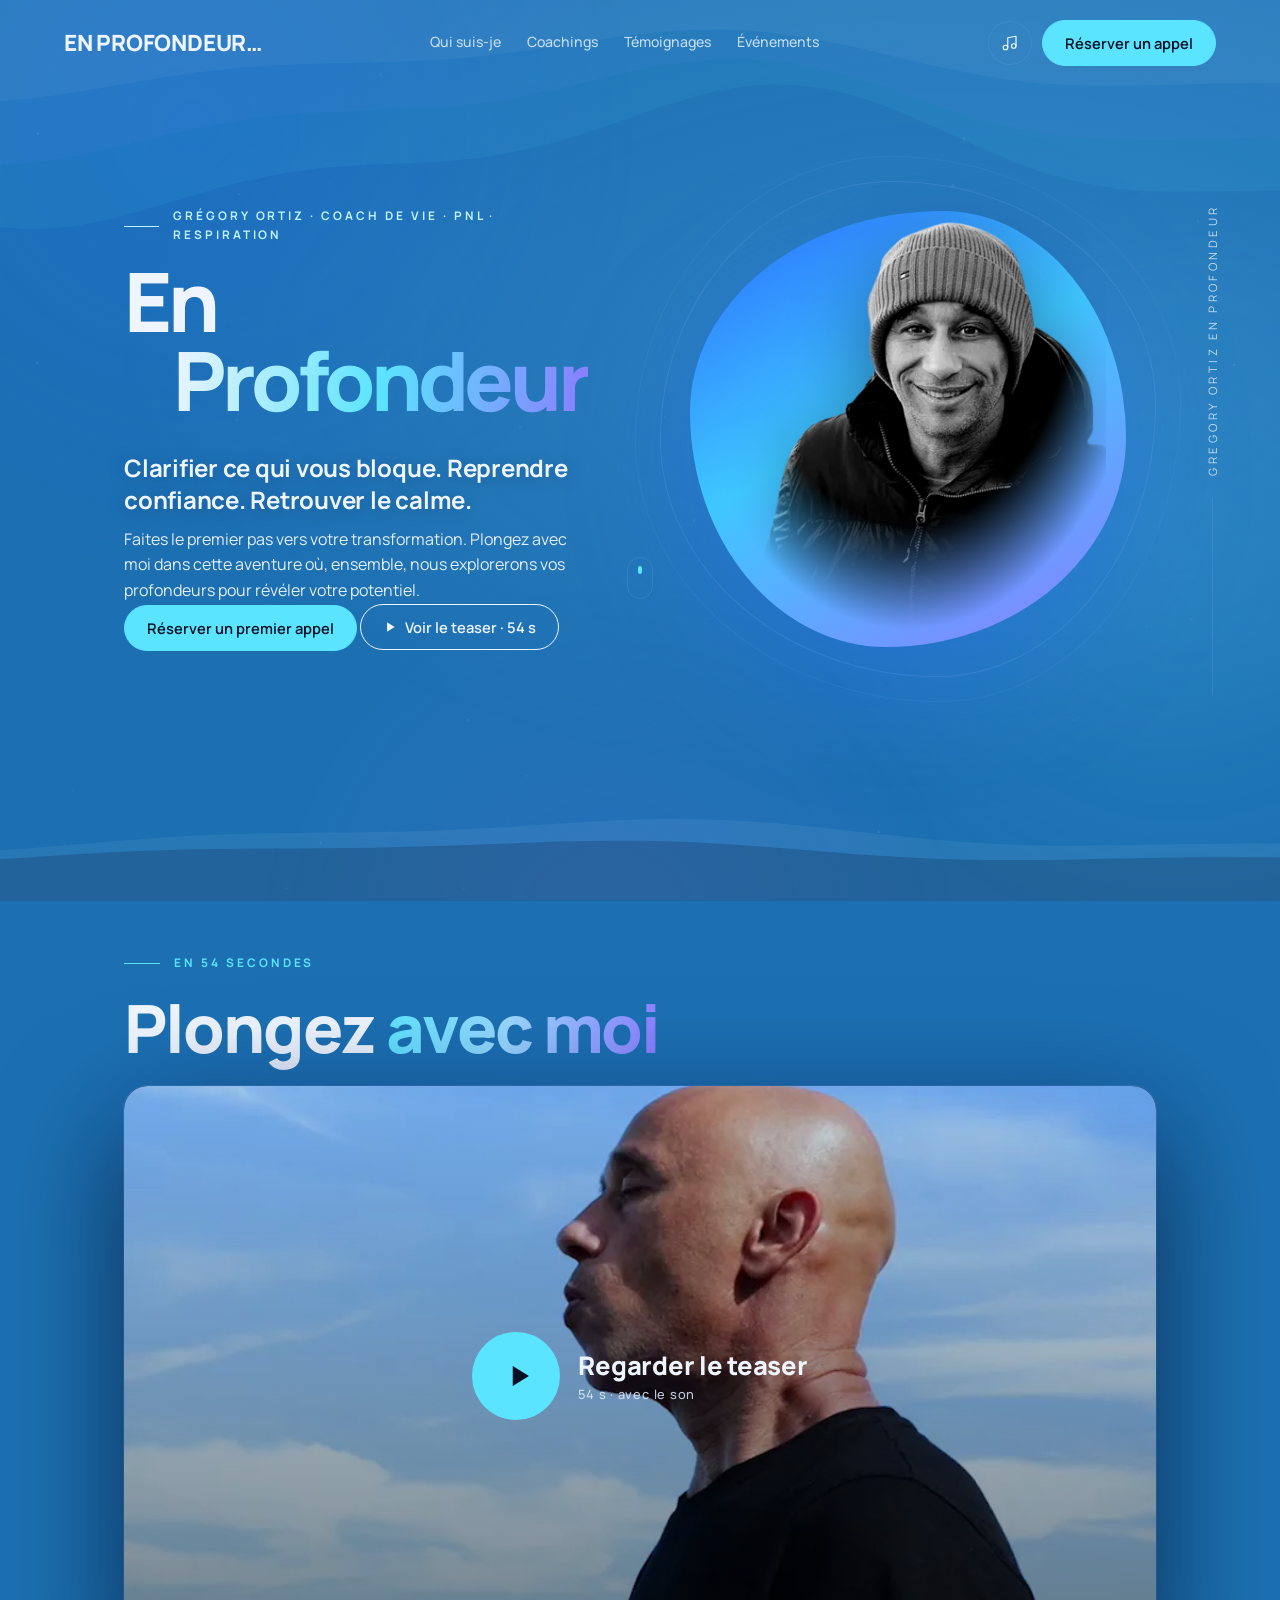
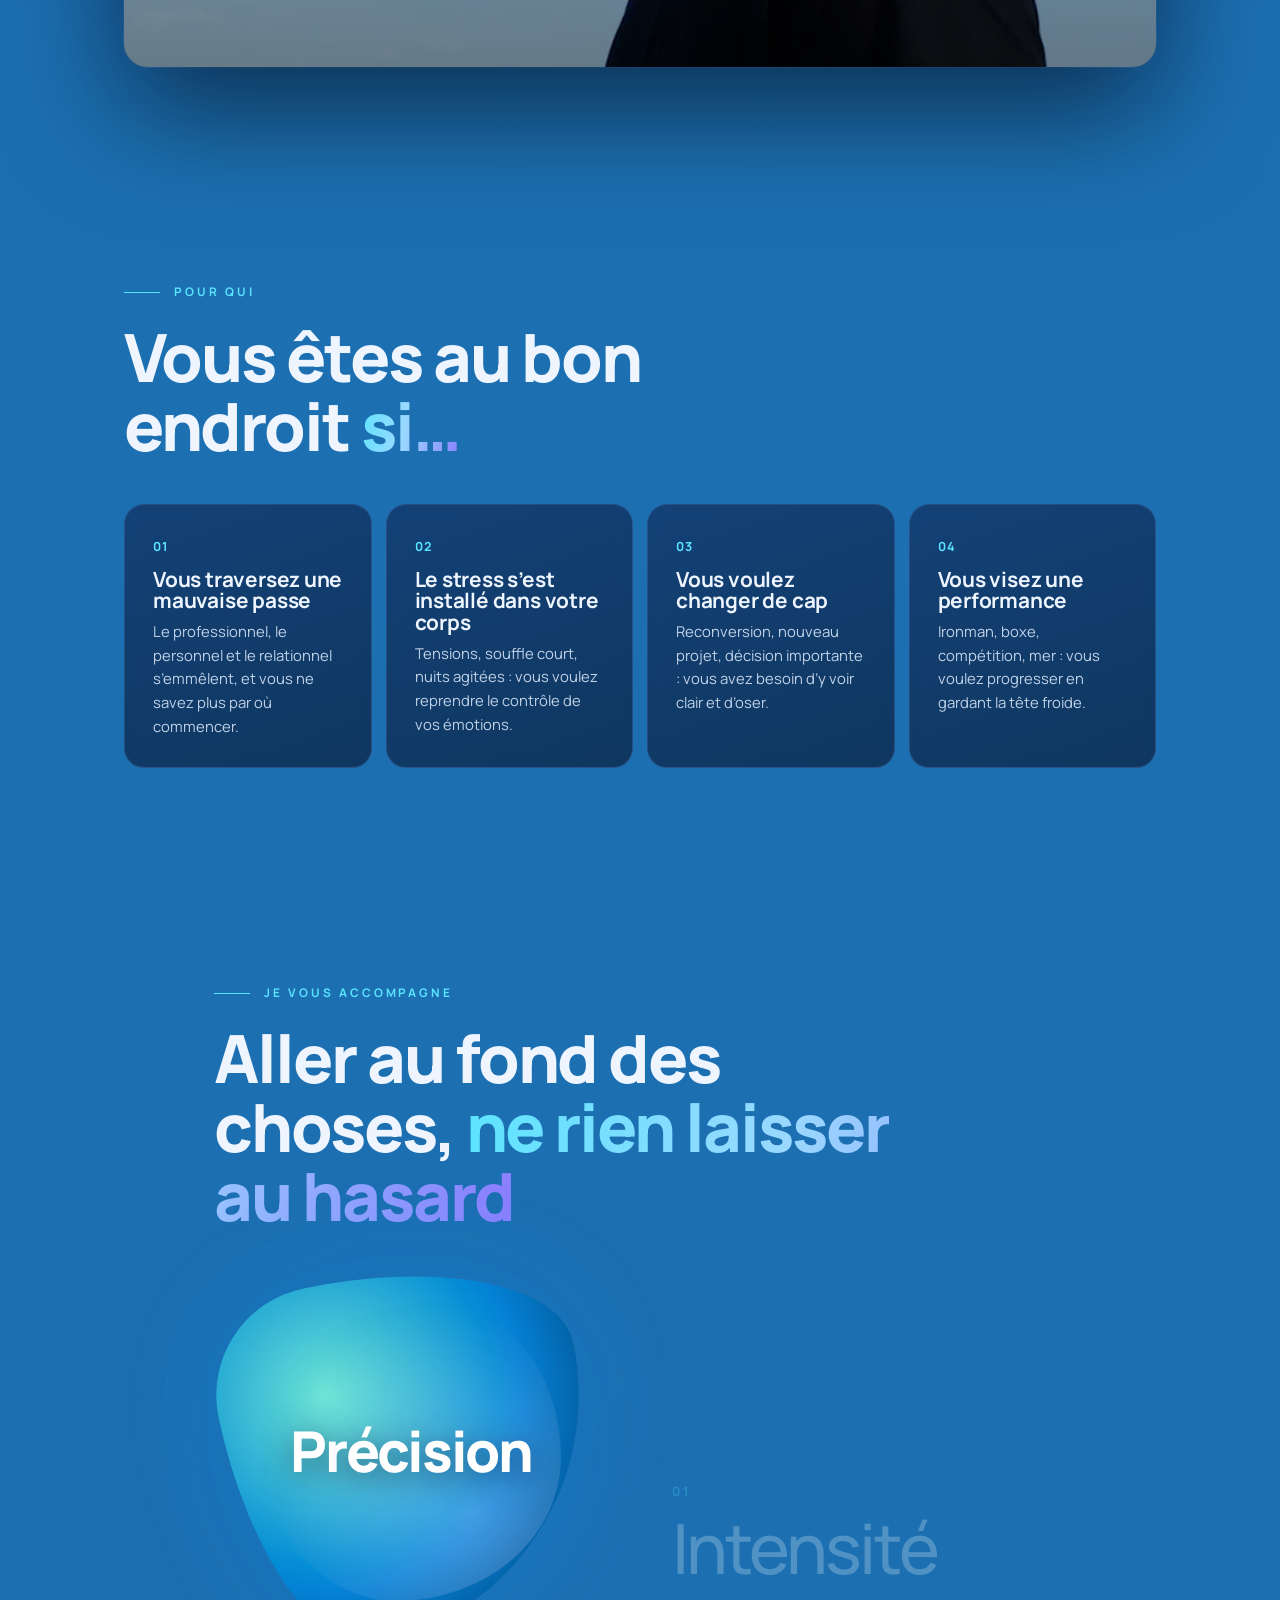
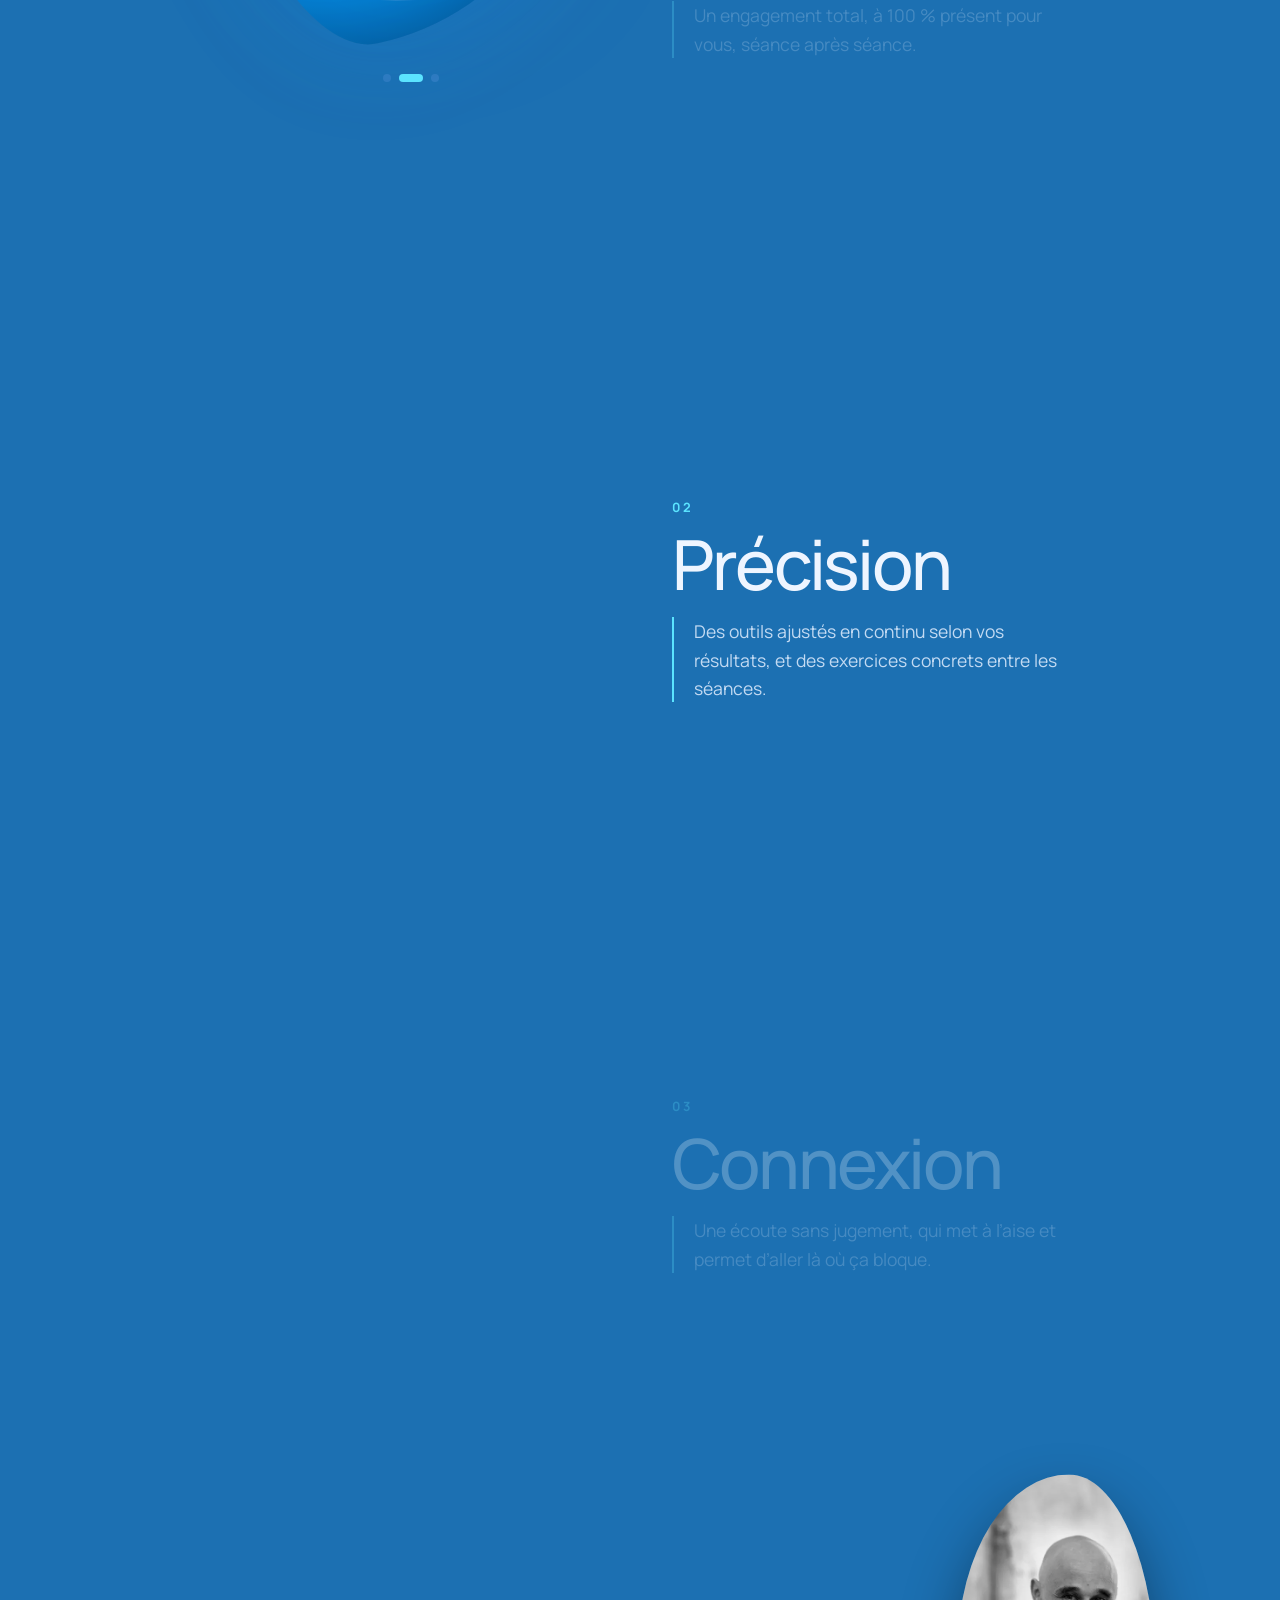
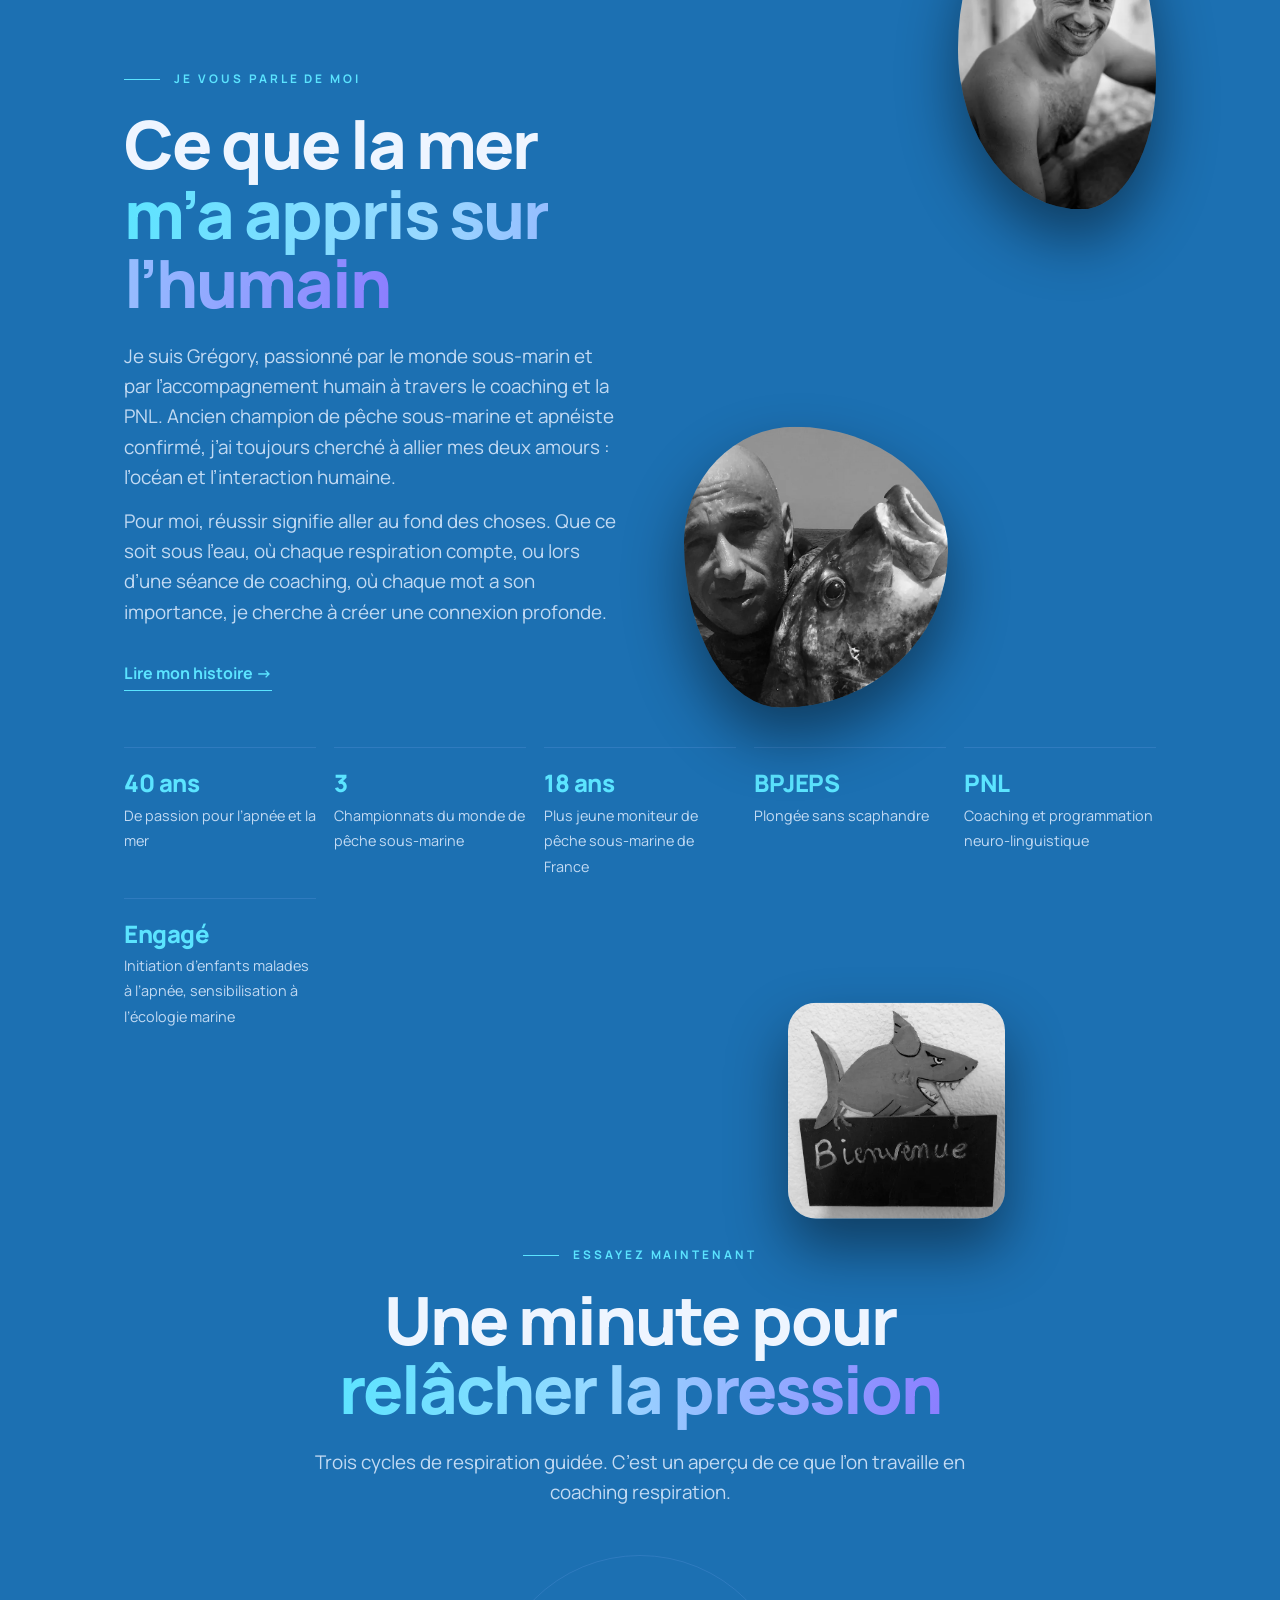
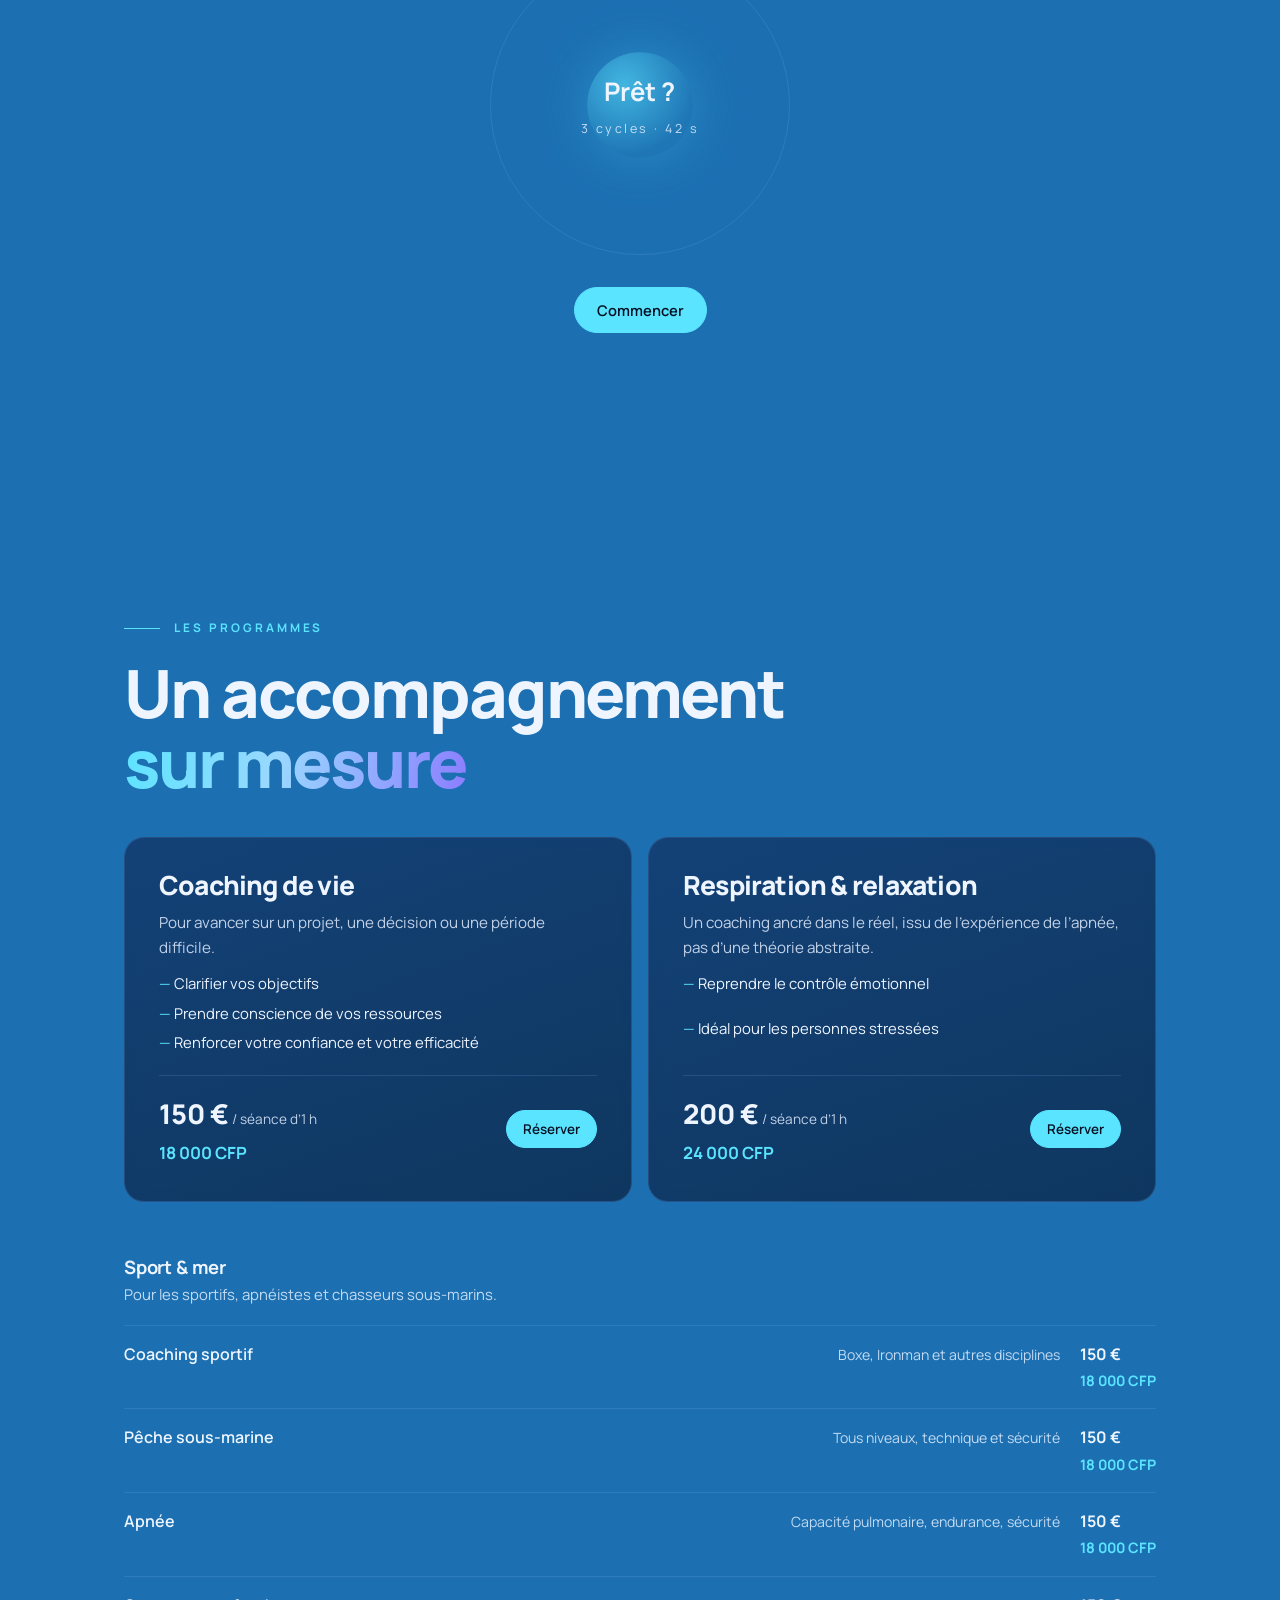
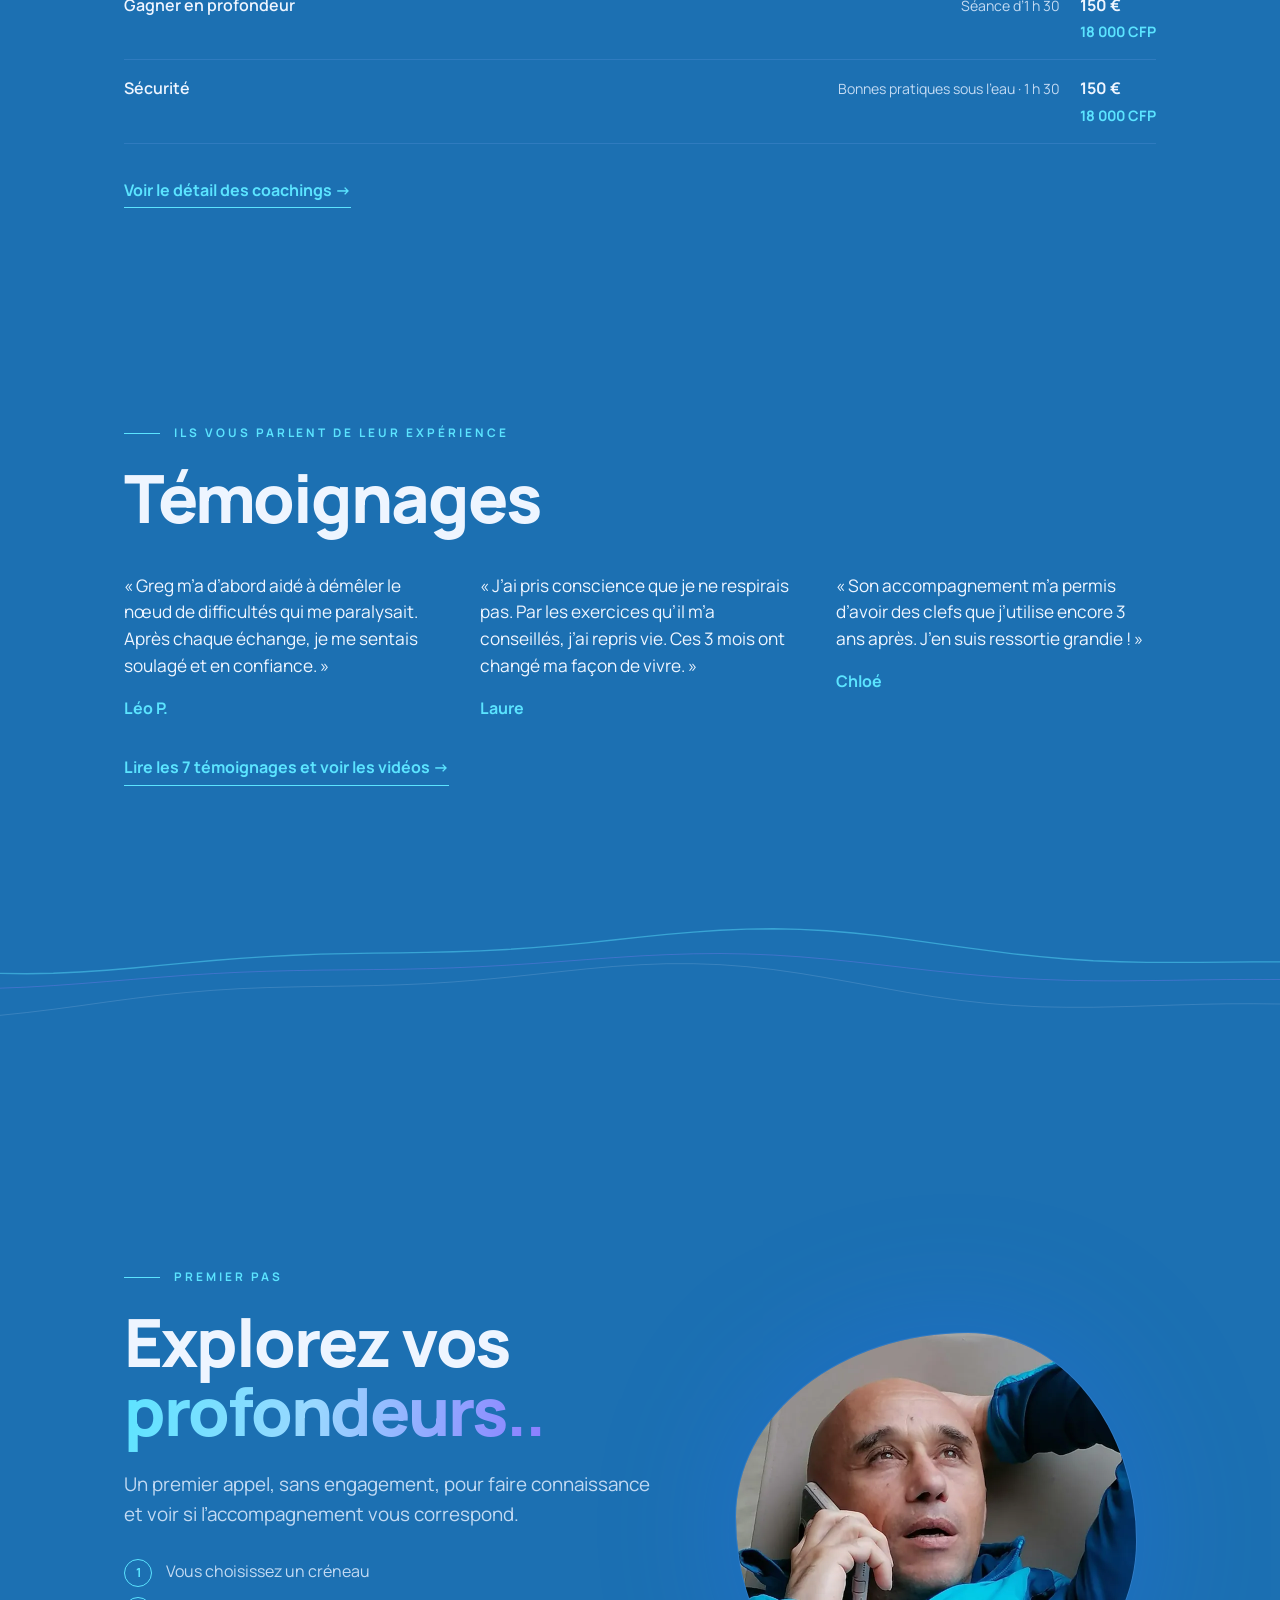
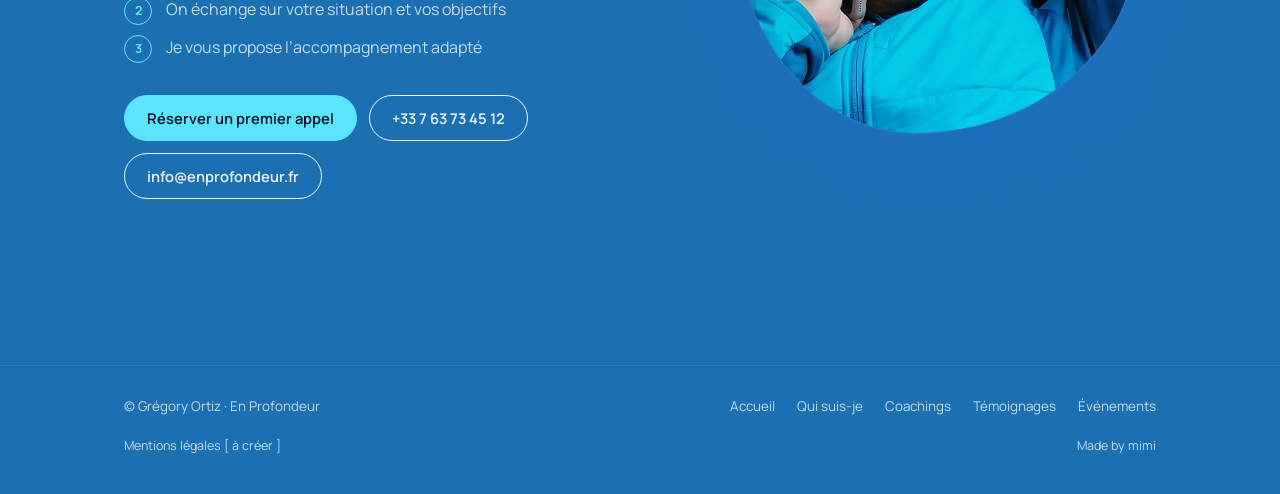
<file: index.html>
<!doctype html>
<html lang="fr">
<head>
<meta charset="utf-8">
<meta name="viewport" content="width=device-width, initial-scale=1">
<meta name="robots" content="noindex, nofollow">
<title>En Profondeur — Coaching avec Grégory Ortiz</title>
<meta name="description" content="Coaching de vie et coaching respiration avec Grégory Ortiz. Clarifier, reprendre confiance, retrouver le calme. Premier appel sans engagement.">
<link rel="preconnect" href="https://fonts.googleapis.com">
<link rel="preconnect" href="https://fonts.gstatic.com" crossorigin>
<link href="https://fonts.googleapis.com/css2?family=Manrope:wght@300;400;500;700;800&display=swap" rel="stylesheet">
<link rel="stylesheet" href="assets/style.css?v=306fcaf2">
</head>
<body>
<div class="aurora" aria-hidden="true"><i></i><i></i><i></i></div>
<div id="glow" aria-hidden="true"></div>
<canvas id="snow" aria-hidden="true"></canvas>

<header class="site">
  <a class="logo" href="index.html">EN PROFONDEUR…</a>
  <nav class="menu" aria-label="Navigation principale"><a href="about.html">Qui suis-je</a><a href="coaching.html">Coachings</a><a href="temoignages.html">Témoignages</a><a href="evenements.html">Événements</a></nav>
  <div class="hdr-actions">
    <button class="btn icon-btn" id="soundBtn" aria-pressed="false" aria-label="Activer la musique d'ambiance" title="Musique d'ambiance (désactivée par défaut)">
      <svg width="18" height="18" viewBox="0 0 24 24" fill="none" stroke="currentColor" stroke-width="1.6" stroke-linecap="round" stroke-linejoin="round"><path d="M9 18V5l11-2v13"/><circle cx="6" cy="18" r="3"/><circle cx="17" cy="16" r="3"/></svg>
    </button>
    <a class="btn teal" href="#contact">Réserver un appel</a>
    <button class="btn icon-btn burger" id="burger" aria-expanded="false" aria-controls="mobileNav" aria-label="Menu">
      <svg width="20" height="20" viewBox="0 0 24 24" fill="none" stroke="currentColor" stroke-width="1.8"><path d="M4 8h16M4 16h16"/></svg>
    </button>
  </div>
</header>
<nav class="mobile-nav" id="mobileNav" hidden aria-label="Navigation mobile"><a href="index.html" aria-current="page">Accueil</a><a href="about.html">Qui suis-je</a><a href="coaching.html">Coachings</a><a href="temoignages.html">Témoignages</a><a href="evenements.html">Événements</a><a href="#contact" style="color:var(--teal)">Réserver un appel</a></nav>
<div class="side-title" aria-hidden="true"><span>Gregory Ortiz en profondeur</span><i></i></div>

<main>
  <section id="accueil" class="hero2">
    <div class="hero2-grid">
      <div class="hero2-text">
        <p class="eyebrow reveal">Grégory Ortiz · Coach de vie · PNL · Respiration</p>
        <h1 class="hero2-title"><span class="ln"><span>En</span></span><span class="ln"><span>Profondeur</span></span></h1>
        <strong class="reveal">Clarifier ce qui vous bloque. Reprendre confiance. Retrouver le calme.</strong>
        <p class="reveal">Faites le premier pas vers votre transformation. Plongez avec moi dans cette aventure où, ensemble, nous explorerons vos profondeurs pour révéler votre potentiel.</p>
        <div class="ctas reveal">
          <a class="btn teal" href="#contact">Réserver un premier appel</a>
          <a class="btn" href="#teaser"><svg width="14" height="14" viewBox="0 0 24 24" fill="currentColor" aria-hidden="true"><path d="M7 4v16l13-8z"/></svg>Voir le teaser · 54 s</a>
        </div>
      </div>
      <div class="hero2-visual" aria-hidden="false">
        <div class="morph-halo"></div>
        <div class="morph"></div>
        <img class="bust" id="portrait" src="img/portrait.webp?v=8f822633" alt="Portrait de Grégory Ortiz" width="420" height="595">
        <span class="orbit o1"></span><span class="orbit o2"></span>
      </div>
    </div>
    <a class="scroll-cue" href="#teaser" aria-label="Faire défiler"><span></span></a>
    <svg class="hero-waves" viewBox="0 0 1440 600" preserveAspectRatio="none" aria-hidden="true">
      <path data-wave="fill-top 60 170 2600 0"/><path data-wave="fill-top 44 120 3300 1"/><path data-wave="fill-top 30 70 4100 2"/>
    </svg>
    <svg class="wave-sep" viewBox="0 0 1440 120" preserveAspectRatio="none" aria-hidden="true"><path data-wave="fill-bottom 14 48 1600 0"/><path data-wave="fill-bottom 10 66 2100 1"/></svg>
  </section>

  <section id="teaser">
    <p class="eyebrow reveal">En 54 secondes</p>
    <h2 class="reveal">Plongez <em>avec moi</em></h2>
    <figure class="teaser reveal">
      <video id="teaserVideo" preload="metadata" playsinline poster="img/teaser-poster.webp?v=10488aa2" src="assets/video/teaser.mp4?v=e97a2417"></video>
      <button class="teaser-play" id="teaserPlay" aria-label="Lancer le teaser avec le son">
        <span class="disc"><svg width="30" height="30" viewBox="0 0 24 24" fill="currentColor" aria-hidden="true"><path d="M7 4v16l13-8z"/></svg></span>
        <span class="lbl">Regarder le teaser<small>54 s · avec le son</small></span>
      </button>
    </figure>
  </section>

  <section id="pour-qui">
    <p class="eyebrow reveal">Pour qui</p>
    <h2 class="reveal">Vous êtes au bon endroit <em>si…</em></h2>
    <div class="needs">
      <article class="need reveal"><span class="n">01</span><h3>Vous traversez une mauvaise passe</h3><p>Le professionnel, le personnel et le relationnel s’emmêlent, et vous ne savez plus par où commencer.</p></article>
      <article class="need reveal"><span class="n">02</span><h3>Le stress s’est installé dans votre corps</h3><p>Tensions, souffle court, nuits agitées : vous voulez reprendre le contrôle de vos émotions.</p></article>
      <article class="need reveal"><span class="n">03</span><h3>Vous voulez changer de cap</h3><p>Reconversion, nouveau projet, décision importante : vous avez besoin d’y voir clair et d’oser.</p></article>
      <article class="need reveal"><span class="n">04</span><h3>Vous visez une performance</h3><p>Ironman, boxe, compétition, mer : vous voulez progresser en gardant la tête froide.</p></article>
    </div>
  </section>

  <section id="approche" class="story">
    <div class="story-head">
      <p class="eyebrow reveal">Je vous accompagne</p>
      <h2 class="reveal">Aller au fond des choses, <em>ne rien laisser au hasard</em></h2>
    </div>
    <div class="story-grid">
      <div class="story-sticky">
        <div class="story-visual" id="storyVisual" data-step="0">
          <div class="sv-blob"></div><div class="sv-blob b2"></div>
          <span class="sv-word" id="storyWord">Intensité</span>
          <span class="sv-dots"><i></i><i></i><i></i></span>
        </div>
      </div>
      <div class="story-steps">
        <article class="ss-step" data-i="0"><span class="ss-num">01</span><h3>Intensité</h3><p>Un engagement total, à 100 % présent pour vous, séance après séance.</p></article>
        <article class="ss-step" data-i="1"><span class="ss-num">02</span><h3>Précision</h3><p>Des outils ajustés en continu selon vos résultats, et des exercices concrets entre les séances.</p></article>
        <article class="ss-step" data-i="2"><span class="ss-num">03</span><h3>Connexion</h3><p>Une écoute sans jugement, qui met à l’aise et permet d’aller là où ça bloque.</p></article>
      </div>
    </div>
  </section>

  <section id="qui-suis-je">
    <div class="recit">
      <div>
        <p class="eyebrow reveal">Je vous parle de moi</p>
        <h2 class="reveal">Ce que la mer <em>m’a appris sur l’humain</em></h2>
        <p class="lead reveal">Je suis Grégory, passionné par le monde sous-marin et par l’accompagnement humain à travers le coaching et la PNL. Ancien champion de pêche sous-marine et apnéiste confirmé, j’ai toujours cherché à allier mes deux amours : l’océan et l’interaction humaine.</p>
        <p class="lead reveal" style="margin-top:14px">Pour moi, réussir signifie aller au fond des choses. Que ce soit sous l’eau, où chaque respiration compte, ou lors d’une séance de coaching, où chaque mot a son importance, je cherche à créer une connexion profonde.</p>
        <a class="more reveal" href="about.html">Lire mon histoire →</a>
      </div>
      <div class="collage reveal">
        <figure class="c1" data-speed=".06"><img src="img/mer.webp?v=50c2cf0f" alt="Grégory en mer, en combinaison" loading="lazy"></figure>
        <figure class="c2" data-speed="-.05"><img src="img/noir-blanc.webp?v=99f7ff6d" alt="Portrait noir et blanc de Grégory" loading="lazy"></figure>
        <figure class="c3" data-speed=".12"><img src="img/bienvenue.webp?v=57b8023d" alt="Panneau Bienvenue en forme de poisson" loading="lazy"></figure>
      </div>
    </div>
    <div class="facts">
      <div class="fact reveal"><b>40 ans</b><span>De passion pour l’apnée et la mer</span></div>
      <div class="fact reveal"><b>3</b><span>Championnats du monde de pêche sous-marine</span></div>
      <div class="fact reveal"><b>18 ans</b><span>Plus jeune moniteur de pêche sous-marine de France</span></div>
      <div class="fact reveal"><b>BPJEPS</b><span>Plongée sans scaphandre</span></div>
      <div class="fact reveal"><b>PNL</b><span>Coaching et programmation neuro-linguistique</span></div>
      <div class="fact reveal"><b>Engagé</b><span>Initiation d’enfants malades à l’apnée, sensibilisation à l’écologie marine</span></div>
    </div>
  </section>

  <section id="essayer">
    <p class="eyebrow reveal" style="justify-content:center">Essayez maintenant</p>
    <h2 class="reveal">Une minute pour <em>relâcher la pression</em></h2>
    <p class="lead reveal">Trois cycles de respiration guidée. C’est un aperçu de ce que l’on travaille en coaching respiration.</p>
    <div class="breath reveal" aria-live="polite">
      <div class="ring"></div>
      <div class="orb" id="orb"></div>
      <div><span class="label" id="bLabel">Prêt ?</span><span class="count" id="bCount">3 cycles · 42 s</span></div>
    </div>
    <button class="btn teal" id="bStart">Commencer</button>
    <p class="breath-after" id="bAfter"></p>
  </section>

  <section id="accompagnements">
    <p class="eyebrow reveal">Les programmes</p>
    <h2 class="reveal">Un accompagnement <em>sur mesure</em></h2>
    <div class="main-offers">
      <article class="offer reveal">
        <h3>Coaching de vie</h3>
        <p>Pour avancer sur un projet, une décision ou une période difficile.</p>
        <ul class="grow">
          <li>Clarifier vos objectifs</li>
          <li>Prendre conscience de vos ressources</li>
          <li>Renforcer votre confiance et votre efficacité</li>
        </ul>
        <div class="price"><div><b>150 €</b> <span>/ séance d’1 h</span><span class="cfp">18 000 CFP</span></div><a class="btn teal small" href="#contact">Réserver</a></div>
      </article>
      <article class="offer reveal">
        <h3>Respiration &amp; relaxation</h3>
        <p>Un coaching ancré dans le réel, issu de l’expérience de l’apnée, pas d’une théorie abstraite.</p>
        <ul class="grow">
          <li>Reprendre le contrôle émotionnel</li>
          <li>Idéal pour les personnes stressées</li>
        </ul>
        <div class="price"><div><b>200 €</b> <span>/ séance d’1 h</span><span class="cfp">24 000 CFP</span></div><a class="btn teal small" href="#contact">Réserver</a></div>
      </article>
    </div>
    <div class="other reveal">
      <h3>Sport &amp; mer</h3>
      <p>Pour les sportifs, apnéistes et chasseurs sous-marins.</p>
      <div class="rows">
        <a class="row" href="coaching.html#coaching-sportif"><b>Coaching sportif</b><span>Boxe, Ironman et autres disciplines</span><em>150 €<small>18 000 CFP</small></em></a>
        <a class="row" href="coaching.html#coaching-peche"><b>Pêche sous-marine</b><span>Tous niveaux, technique et sécurité</span><em>150 €<small>18 000 CFP</small></em></a>
        <a class="row" href="coaching.html#coaching-apnee"><b>Apnée</b><span>Capacité pulmonaire, endurance, sécurité</span><em>150 €<small>18 000 CFP</small></em></a>
        <a class="row" href="coaching.html#coaching-profondeur"><b>Gagner en profondeur</b><span>Séance d’1 h 30</span><em>150 €<small>18 000 CFP</small></em></a>
        <a class="row" href="coaching.html#coaching-securite"><b>Sécurité</b><span>Bonnes pratiques sous l’eau · 1 h 30</span><em>150 €<small>18 000 CFP</small></em></a>
      </div>
    </div>
    <a class="more reveal" href="coaching.html">Voir le détail des coachings →</a>
  </section>

  <section id="temoignages">
    <p class="eyebrow reveal">Ils vous parlent de leur expérience</p>
    <h2 class="reveal">Témoignages</h2>
    <div class="voices">
      <blockquote class="reveal"><p>« Greg m’a d’abord aidé à démêler le nœud de difficultés qui me paralysait. Après chaque échange, je me sentais soulagé et en confiance. »</p><cite>Léo P.</cite></blockquote>
      <blockquote class="reveal"><p>« J’ai pris conscience que je ne respirais pas. Par les exercices qu’il m’a conseillés, j’ai repris vie. Ces 3 mois ont changé ma façon de vivre. »</p><cite>Laure</cite></blockquote>
      <blockquote class="reveal"><p>« Son accompagnement m’a permis d’avoir des clefs que j’utilise encore 3 ans après. J’en suis ressortie grandie ! »</p><cite>Chloé</cite></blockquote>
    </div>
    <a class="more reveal" href="temoignages.html">Lire les 7 témoignages et voir les vidéos →</a>
  </section>

  <div class="wave-band" aria-hidden="true"><svg viewBox="0 0 1440 160" preserveAspectRatio="none"><path data-wave="line 18 60 2200 0"/><path data-wave="line 14 80 2800 1"/><path data-wave="line 22 100 3400 2"/></svg></div>
  <section id="contact">
    <div class="fond">
      <div>
        <p class="eyebrow reveal">Premier pas</p>
        <h2 class="reveal">Explorez vos <em>profondeurs..</em></h2>
        <p class="lead reveal">Un premier appel, sans engagement, pour faire connaissance et voir si l’accompagnement vous correspond.</p>
        <ol class="steps reveal">
          <li>Vous choisissez un créneau</li>
          <li>On échange sur votre situation et vos objectifs</li>
          <li>Je vous propose l’accompagnement adapté</li>
        </ol>
        <div class="contact-row reveal">
          <a class="btn teal" href="#" title="À brancher sur Calendly / Cal.com">Réserver un premier appel</a>
          <a class="btn" href="tel:+33763734512">+33 7 63 73 45 12</a>
          <a class="btn" href="mailto:info@enprofondeur.fr">info@enprofondeur.fr</a>
        </div>
      </div>
      <div class="round reveal"><img src="img/appel.webp?v=9b1c08bb" alt="Grégory Ortiz au téléphone" loading="lazy"></div>
    </div>
  </section>
</main>
<footer class="site">
  <span>© Grégory Ortiz · En Profondeur</span>
  <nav aria-label="Pied de page"><a href="index.html">Accueil</a><a href="about.html">Qui suis-je</a><a href="coaching.html">Coachings</a><a href="temoignages.html">Témoignages</a><a href="evenements.html">Événements</a></nav>
  <div class="legal"><a href="#" title="Obligatoire : page à créer">Mentions légales [ à créer ]</a><span>Made by mimi</span></div>
</footer>
<script src="assets/site.js?v=fc9d92ca"></script>
</body>
</html>
</file>
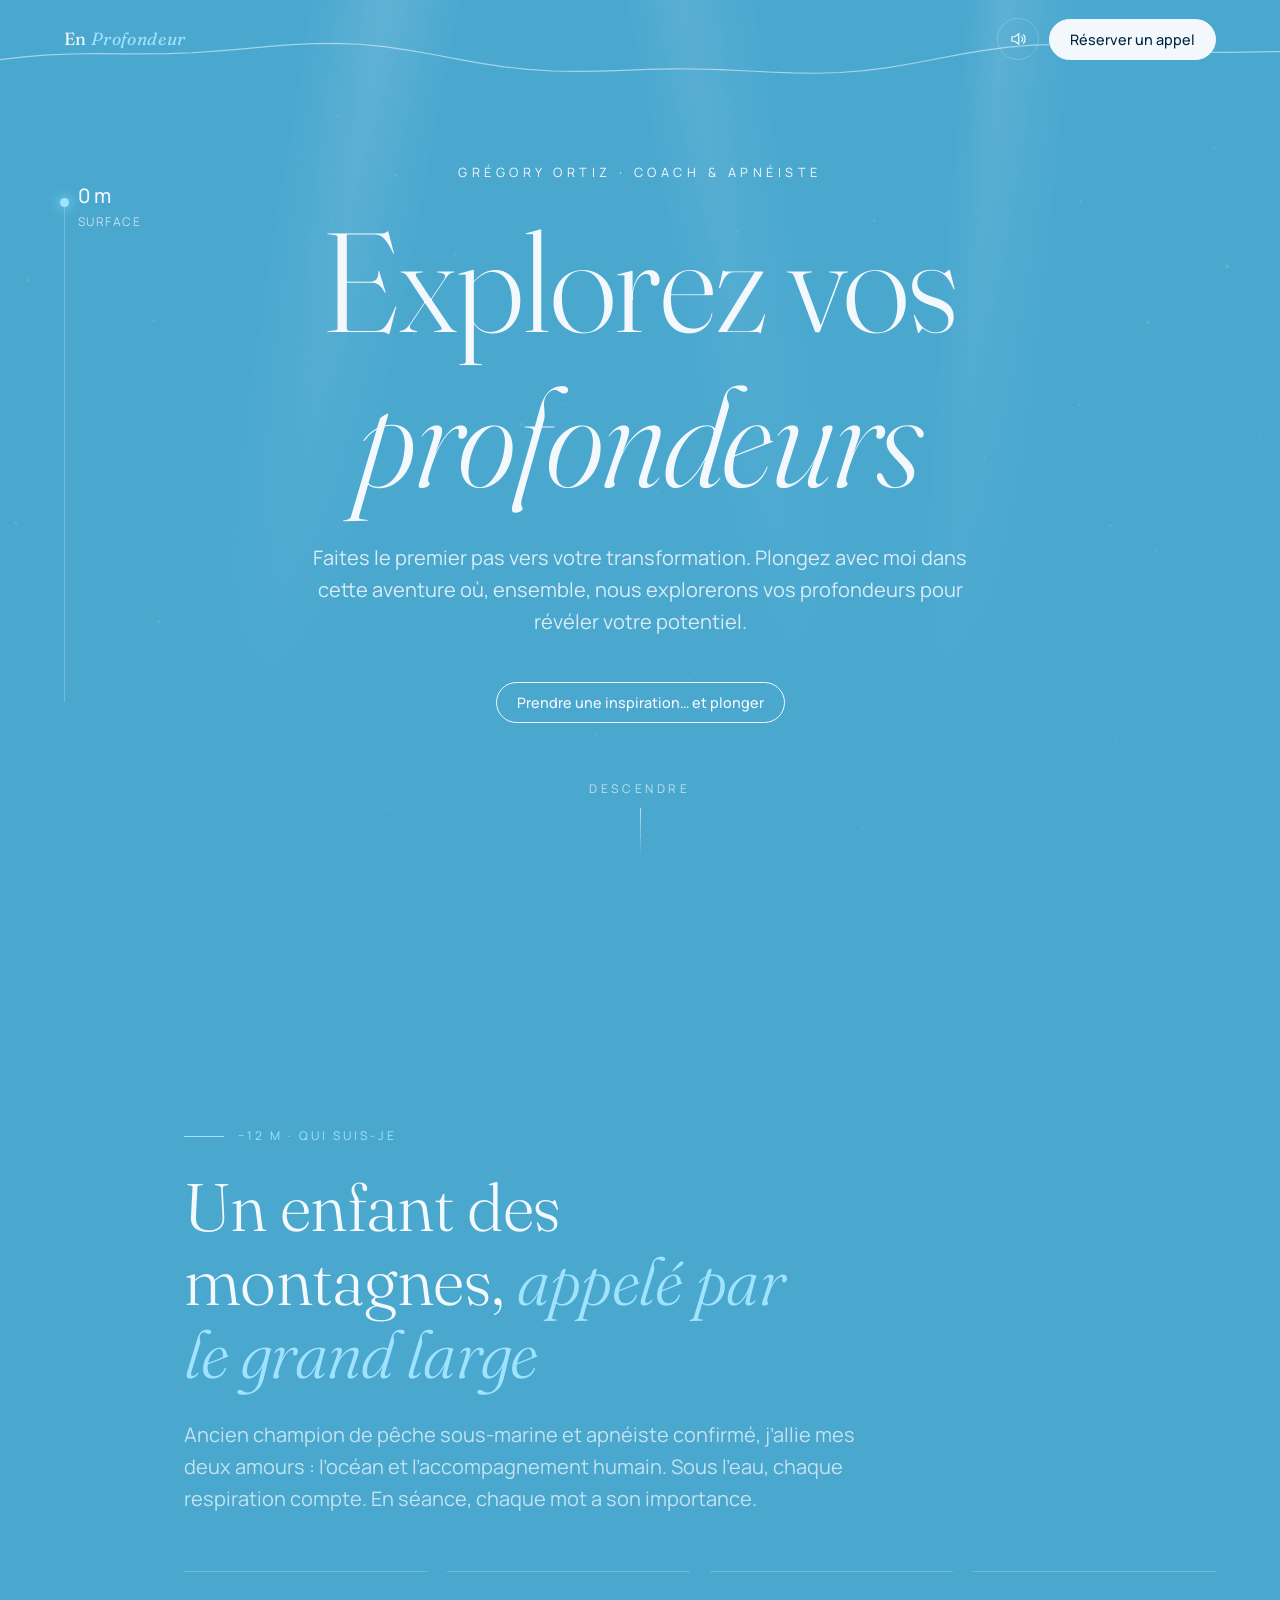
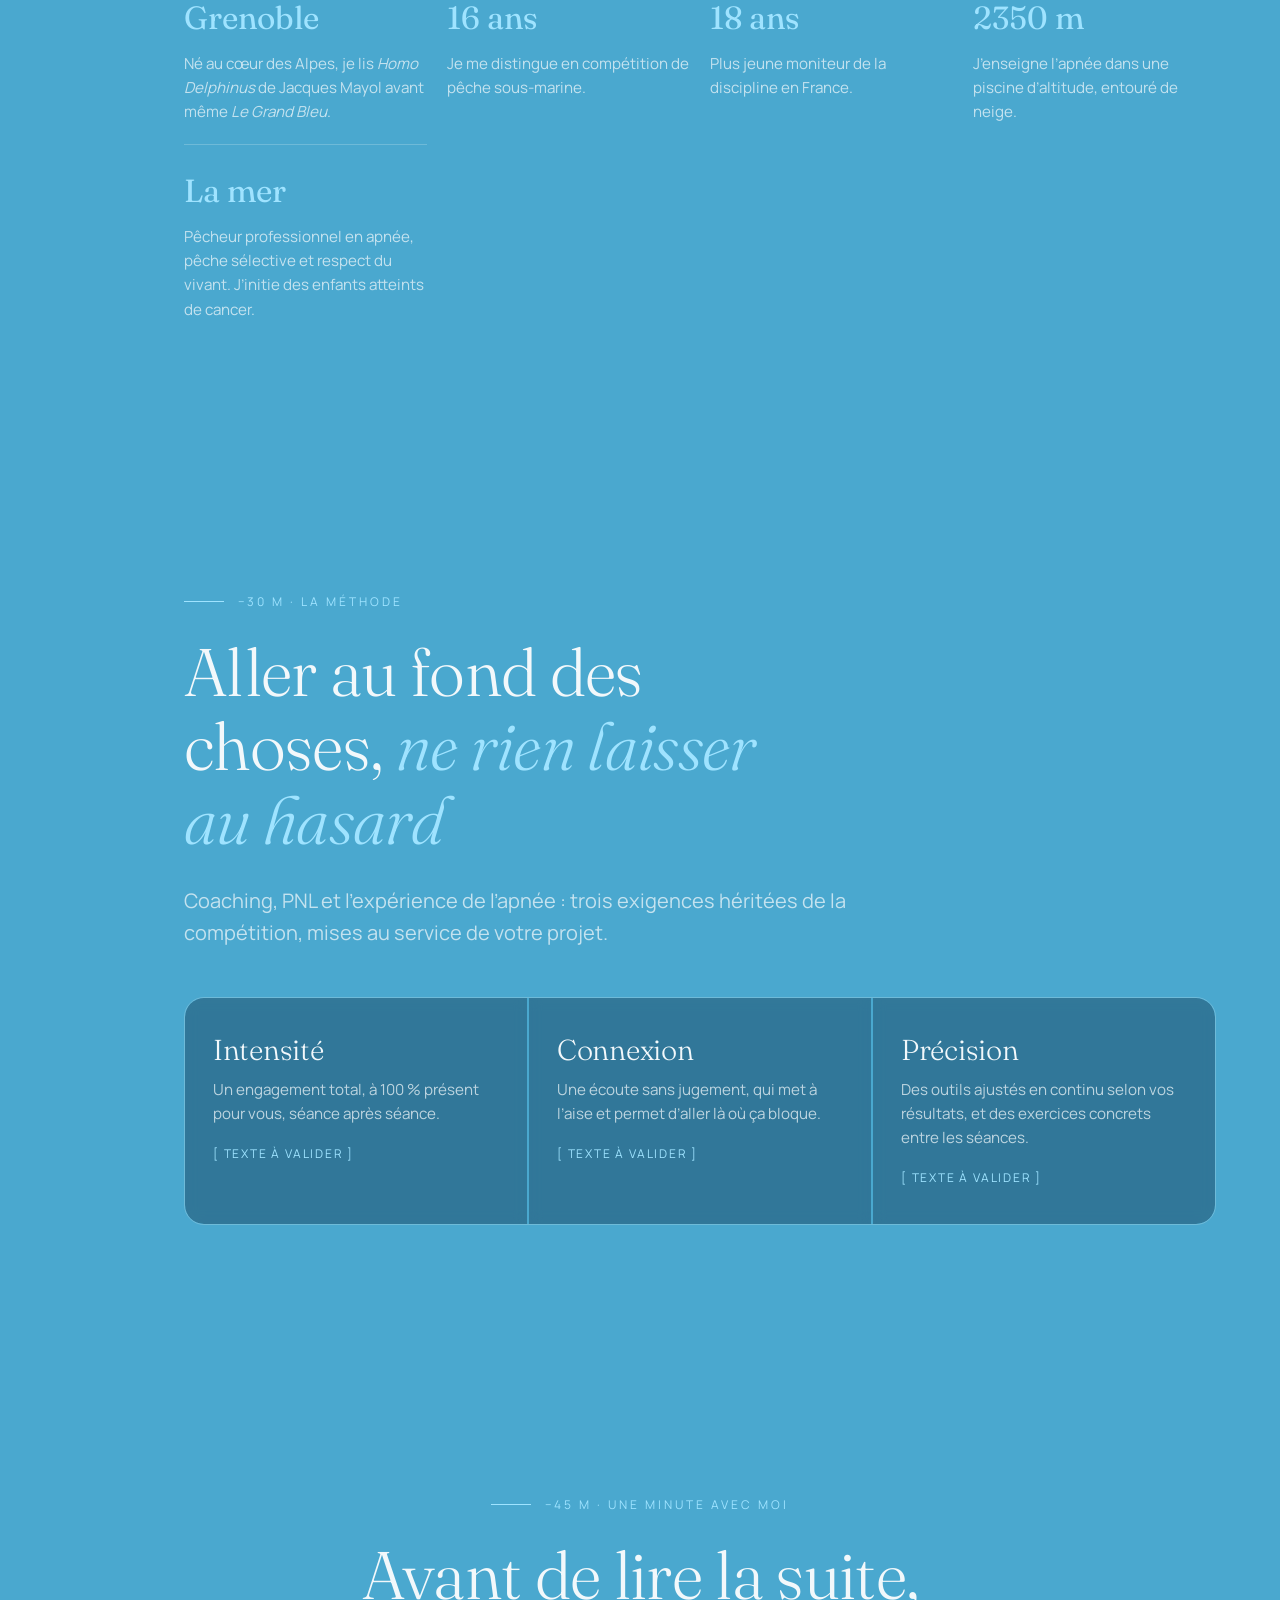
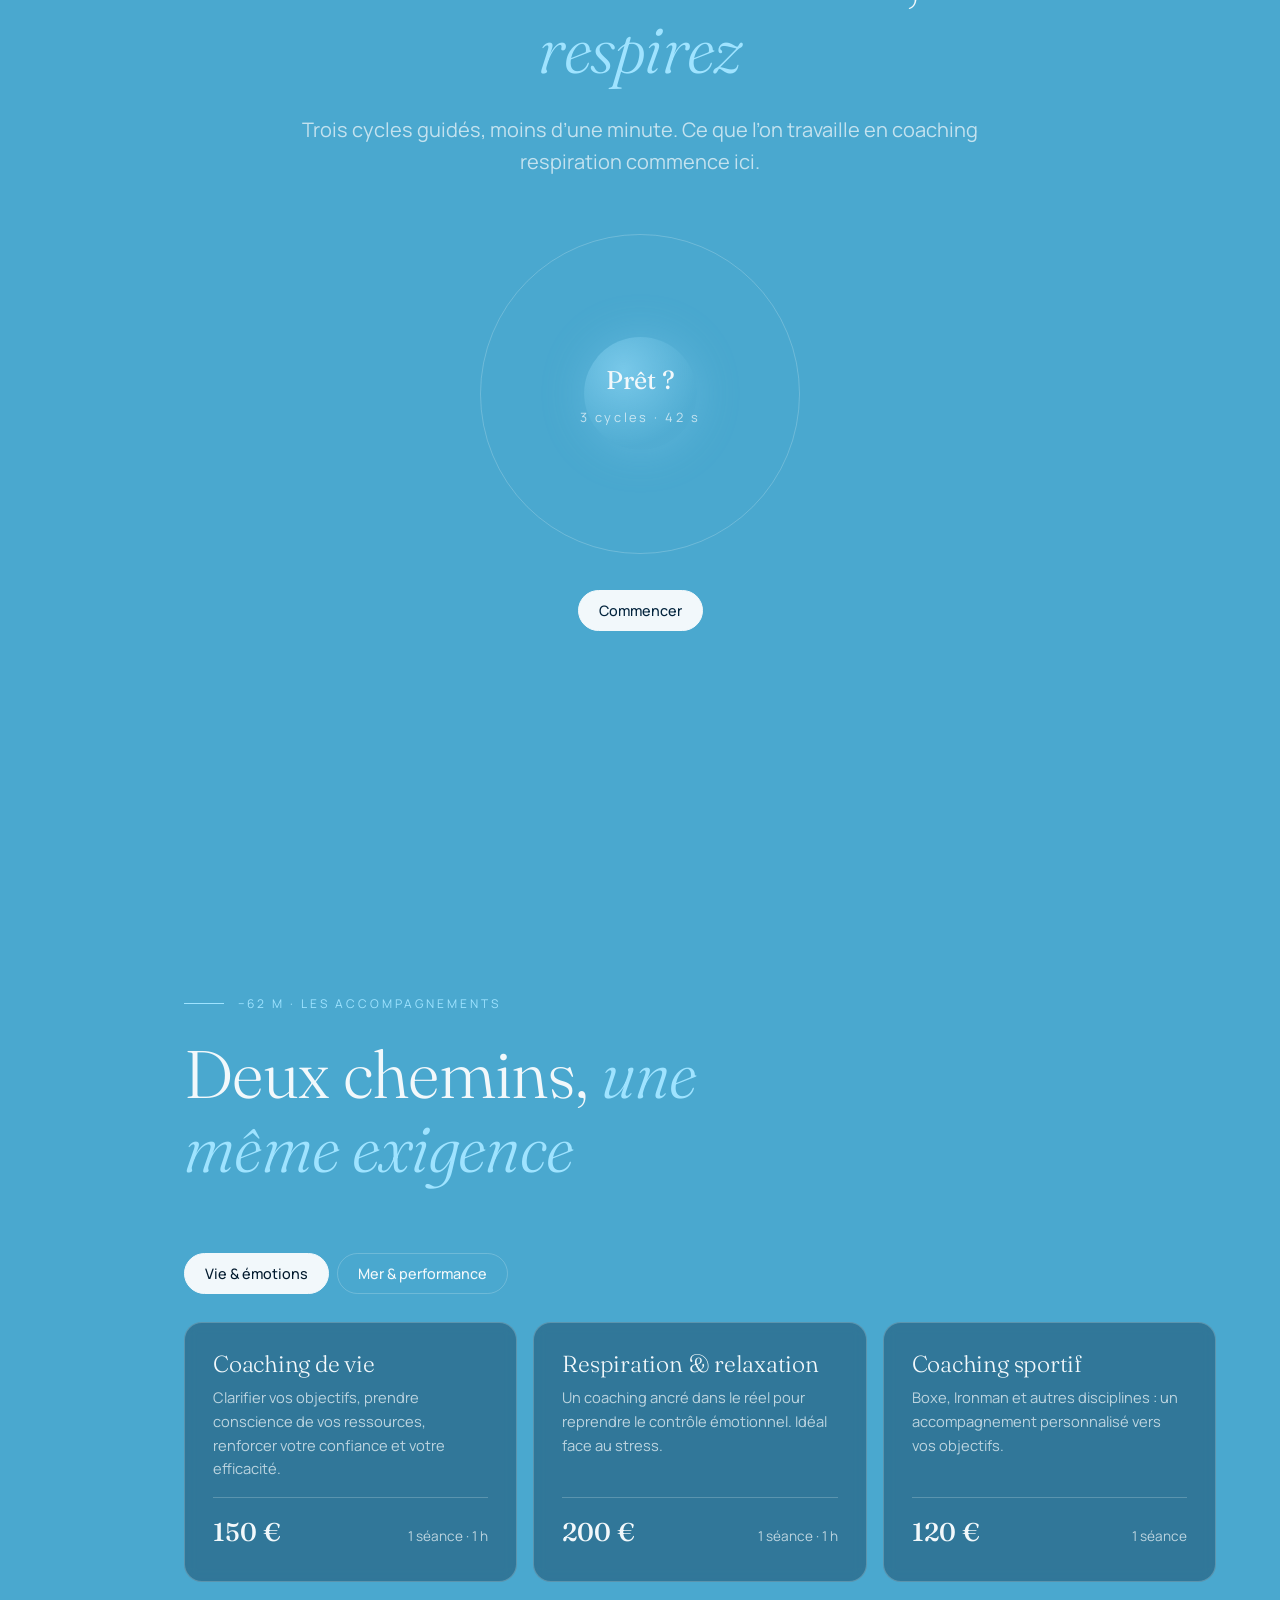
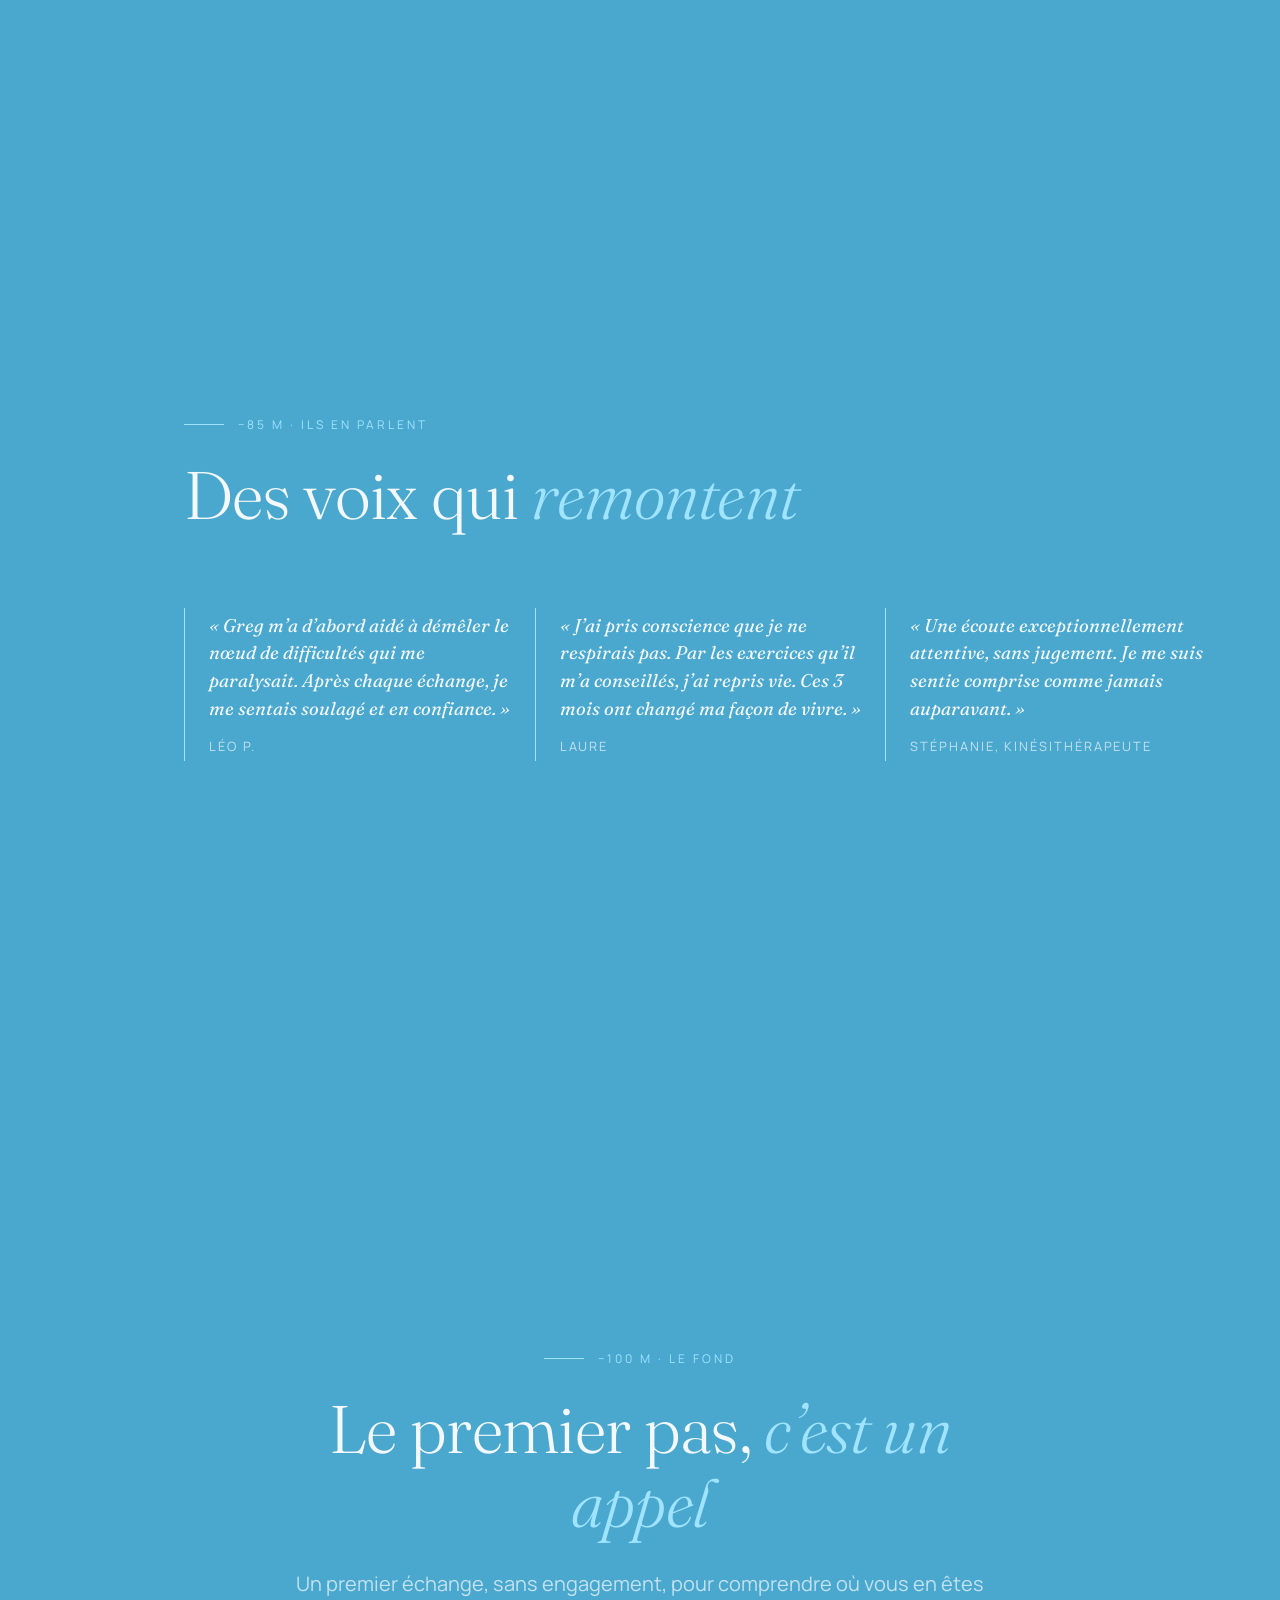
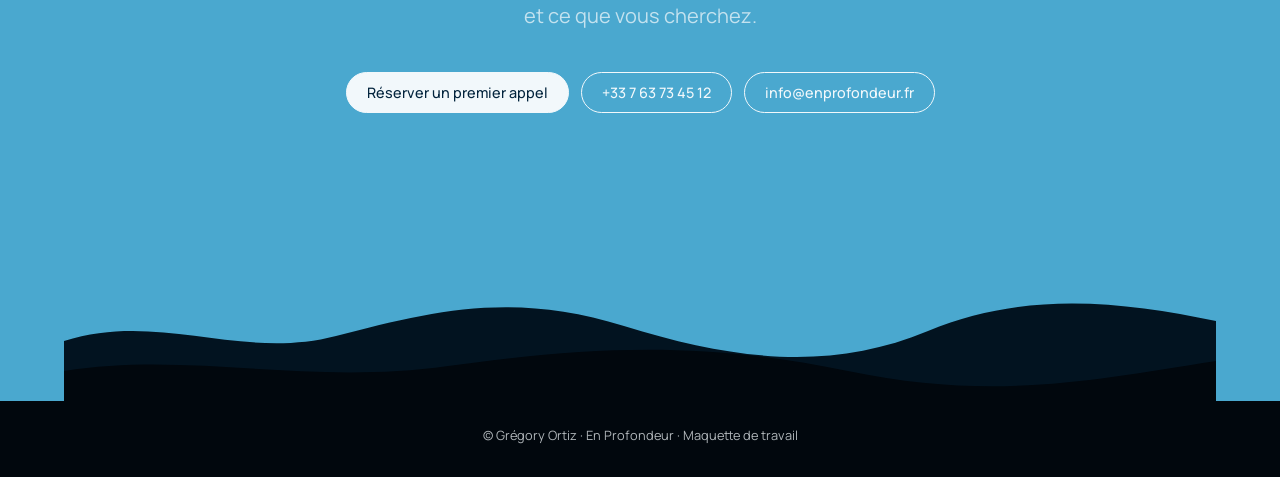
<file: maquettes/v1/index.html>
<!doctype html>
<html lang="fr">
<head>
<meta charset="utf-8">
<meta name="viewport" content="width=device-width, initial-scale=1">
<title>En Profondeur — Grégory Ortiz</title>
<meta name="description" content="Coaching de vie, respiration et apnée avec Grégory Ortiz, ancien champion de pêche sous-marine. Plongez en profondeur.">
<link rel="preconnect" href="https://fonts.googleapis.com">
<link rel="preconnect" href="https://fonts.gstatic.com" crossorigin>
<link href="https://fonts.googleapis.com/css2?family=Fraunces:ital,opsz,wght@0,9..144,300;0,9..144,500;1,9..144,300&family=Manrope:wght@400;500;700&display=swap" rel="stylesheet">
<style>
:root{
  --bg:#4aa8cf; --ink:#f2f8fb; --muted:rgba(242,248,251,.72);
  --line:rgba(242,248,251,.22); --card:rgba(4,30,52,.35); --accent:#9fe3ff;
  --gutter:clamp(16px,5vw,64px);
}
*{box-sizing:border-box;margin:0;padding:0}
html{scroll-behavior:smooth;overflow-x:clip}
body{background:var(--bg);color:var(--ink);font-family:Manrope,system-ui,sans-serif;line-height:1.6;overflow-x:clip;-webkit-font-smoothing:antialiased}
h1,h2,h3{font-family:Fraunces,Georgia,serif;font-weight:300;line-height:1.1;letter-spacing:-.01em}
a{color:inherit}

/* --- Couches fixes ---------------------------------------------------- */
#snow{position:fixed;inset:0;width:100%;height:100%;pointer-events:none;z-index:0}
.rays{position:fixed;inset:-10% -20% auto;height:90vh;pointer-events:none;z-index:0;
  background:
    linear-gradient(100deg,transparent 30%,rgba(255,255,255,.14) 34%,transparent 38%),
    linear-gradient(80deg,transparent 52%,rgba(255,255,255,.10) 55%,transparent 59%),
    linear-gradient(95deg,transparent 66%,rgba(255,255,255,.12) 68%,transparent 72%);
  -webkit-mask-image:linear-gradient(#000,transparent);mask-image:linear-gradient(#000,transparent);
  animation:sway 9s ease-in-out infinite alternate}
@keyframes sway{to{transform:translateX(4%) skewX(-3deg)}}

/* --- Profondimètre --------------------------------------------------- */
.gauge{position:fixed;left:var(--gutter);top:50%;transform:translateY(-50%);z-index:5;display:flex;gap:12px;align-items:stretch;height:56vh;font-size:.75rem;letter-spacing:.12em}
.gauge .track{width:1px;background:var(--line);position:relative}
.gauge .dot{position:absolute;left:-4px;width:9px;height:9px;border-radius:50%;background:var(--accent);box-shadow:0 0 12px var(--accent);top:0}
.gauge .read{position:absolute;left:18px;white-space:nowrap;transform:translateY(-35%);font-variant-numeric:tabular-nums}
.gauge .read b{font-size:1.25rem;font-weight:500;letter-spacing:0}
.gauge .read span{display:block;color:var(--muted);text-transform:uppercase}

/* --- En-tête --------------------------------------------------------- */
header{position:fixed;top:0;left:0;right:0;z-index:10;display:flex;justify-content:space-between;align-items:center;padding:18px var(--gutter)}
.logo{font-family:Fraunces,serif;font-size:1.1rem;text-decoration:none;letter-spacing:.02em}
.logo i{font-style:italic;color:var(--accent)}
.hdr-actions{display:flex;gap:10px;align-items:center}
.btn{display:inline-flex;align-items:center;gap:8px;border:1px solid var(--ink);border-radius:999px;padding:10px 20px;font:500 .9rem Manrope,sans-serif;text-decoration:none;color:var(--ink);background:transparent;cursor:pointer;transition:background .3s,color .3s}
.btn:hover,.btn.solid{background:var(--ink);color:#03243d}
.btn.solid:hover{background:var(--accent)}
.icon-btn{width:42px;height:42px;padding:0;justify-content:center;border-color:var(--line)}
.icon-btn[aria-pressed="true"]{border-color:var(--accent);color:var(--accent)}

/* --- Sections -------------------------------------------------------- */
main{position:relative;z-index:1}
section{min-height:100vh;padding:18vh var(--gutter) 12vh calc(var(--gutter) + 120px);display:flex;flex-direction:column;justify-content:center;max-width:1280px;margin:0 auto}
.palier{font-size:.75rem;letter-spacing:.25em;text-transform:uppercase;color:var(--accent);margin-bottom:24px;display:flex;align-items:center;gap:14px}
.palier::before{content:"";width:40px;height:1px;background:currentColor}
h2{font-size:clamp(2.2rem,5.5vw,4.2rem);margin-bottom:28px;max-width:16ch}
h2 em{font-style:italic;color:var(--accent)}
.lead{font-size:clamp(1.05rem,1.6vw,1.25rem);color:var(--muted);max-width:58ch}
.reveal{opacity:0;transform:translateY(40px);transition:opacity 1.2s ease,transform 1.2s cubic-bezier(.2,.7,.2,1)}
.reveal.in{opacity:1;transform:none}

/* Surface */
#surface{text-align:center;align-items:center;padding-left:var(--gutter)}
#surface .kicker{letter-spacing:.35em;text-transform:uppercase;font-size:.8rem;margin-bottom:22px}
#surface h1{font-size:clamp(3.2rem,11vw,9rem);margin-bottom:28px}
#surface h1 em{display:block;font-style:italic}
#surface .lead{margin:0 auto 44px;color:var(--ink);opacity:.85}
.waves{position:absolute;left:0;right:0;top:0;height:120px;opacity:.5;pointer-events:none}
.scroll-hint{margin-top:56px;font-size:.75rem;letter-spacing:.3em;text-transform:uppercase;opacity:.7;display:flex;flex-direction:column;align-items:center;gap:10px}
.scroll-hint::after{content:"";width:1px;height:48px;background:linear-gradient(var(--ink),transparent);animation:drip 2.2s ease-in-out infinite}
@keyframes drip{0%{transform:scaleY(0);transform-origin:top}50%{transform:scaleY(1);transform-origin:top}51%{transform-origin:bottom}100%{transform:scaleY(0);transform-origin:bottom}}

/* Récit */
.timeline{display:grid;grid-template-columns:repeat(auto-fit,minmax(220px,1fr));gap:20px;margin-top:56px}
.moment{border-top:1px solid var(--line);padding-top:20px}
.moment .yr{font-family:Fraunces,serif;font-size:2rem;color:var(--accent)}
.moment p{color:var(--muted);font-size:.95rem;margin-top:8px}

/* Méthode */
.pillars{display:grid;grid-template-columns:repeat(auto-fit,minmax(240px,1fr));gap:2px;margin-top:48px;border:1px solid var(--line);border-radius:20px;overflow:hidden}
.pillar{padding:36px 28px;background:var(--card);backdrop-filter:blur(6px)}
.pillar h3{font-size:1.8rem;margin-bottom:12px}
.pillar p{color:var(--muted);font-size:.95rem}
.pillar small{display:block;margin-top:18px;color:var(--accent);font-size:.75rem;letter-spacing:.15em;text-transform:uppercase}

/* Respiration */
#respirer{align-items:center;text-align:center;padding-left:var(--gutter)}
#respirer h2{margin-left:auto;margin-right:auto}
#respirer .lead{margin:0 auto}
.breath{position:relative;width:min(320px,70vw);aspect-ratio:1;margin:56px auto 36px;display:grid;place-items:center}
.breath .ring{position:absolute;inset:0;border-radius:50%;border:1px solid var(--line)}
.breath .orb{position:absolute;inset:18%;border-radius:50%;background:radial-gradient(circle at 35% 30%,rgba(159,227,255,.55),rgba(159,227,255,.08) 70%);box-shadow:0 0 80px rgba(159,227,255,.25);transform:scale(.55);transition:transform 4s cubic-bezier(.45,0,.55,1)}
.breath .label{position:relative;font-family:Fraunces,serif;font-size:1.6rem}
.breath .count{position:relative;display:block;font-size:.8rem;color:var(--muted);letter-spacing:.2em;margin-top:6px}
.breath-after{margin-top:24px;color:var(--muted);min-height:3em;max-width:46ch}
.breath-after a{color:var(--accent)}

/* Offres */
.tabs{display:flex;gap:8px;margin-top:40px;flex-wrap:wrap}
.tab{border:1px solid var(--line);background:transparent;color:var(--ink);border-radius:999px;padding:10px 20px;font:500 .9rem Manrope,sans-serif;cursor:pointer}
.tab[aria-selected="true"]{background:var(--ink);color:#021a2e;border-color:var(--ink)}
.offers{display:grid;grid-template-columns:repeat(auto-fit,minmax(250px,1fr));gap:16px;margin-top:28px}
.offer{border:1px solid var(--line);border-radius:18px;padding:28px;background:var(--card);backdrop-filter:blur(6px);display:flex;flex-direction:column;gap:10px;transition:border-color .3s,transform .3s}
.offer:hover{border-color:var(--accent);transform:translateY(-4px)}
.offer h3{font-size:1.45rem}
.offer p{color:var(--muted);font-size:.92rem;flex:1}
.offer .price{display:flex;justify-content:space-between;align-items:baseline;border-top:1px solid var(--line);padding-top:14px;margin-top:6px}
.offer .price b{font-family:Fraunces,serif;font-size:1.6rem;font-weight:500}
.offer .price span{color:var(--muted);font-size:.85rem}
[hidden]{display:none!important}

/* Témoignages */
.voices{display:grid;grid-template-columns:repeat(auto-fit,minmax(280px,1fr));gap:20px;margin-top:48px}
blockquote{border-left:1px solid var(--accent);padding:4px 0 4px 24px}
blockquote p{font-family:Fraunces,serif;font-style:italic;font-size:1.15rem;line-height:1.5}
blockquote cite{display:block;margin-top:14px;font-style:normal;font-size:.8rem;letter-spacing:.15em;text-transform:uppercase;color:var(--muted)}

/* Fond */
#fond{align-items:center;text-align:center;padding-left:var(--gutter);min-height:110vh;justify-content:flex-end;padding-bottom:0}
#fond h2{margin-left:auto;margin-right:auto}
#fond .lead{margin:0 auto 40px}
.contact-row{display:flex;gap:12px;justify-content:center;flex-wrap:wrap}
.seabed{width:100%;height:180px;margin-top:12vh;display:block}
footer{position:relative;z-index:1;text-align:center;padding:24px var(--gutter) 32px;font-size:.8rem;color:var(--muted);background:#01070d}

/* Mobile */
@media (max-width:760px){
  section{padding-left:var(--gutter);padding-top:16vh}
  .gauge{top:auto;bottom:16px;left:16px;transform:none;height:auto;background:rgba(1,12,22,.55);backdrop-filter:blur(8px);border:1px solid var(--line);border-radius:999px;padding:8px 14px}
  .gauge .track{width:auto;background:none;position:static}
  .gauge .dot{position:static;width:auto;height:auto;background:none;box-shadow:none;top:auto!important}
  .gauge .read{position:static;transform:none;display:flex;gap:10px;align-items:baseline}
  .gauge .read b{font-size:.95rem}
  .gauge .read span{display:inline}
  .hdr-actions .btn:not(.icon-btn){padding:9px 14px;font-size:.8rem}
}
@media (prefers-reduced-motion:reduce){
  html{scroll-behavior:auto}
  .rays,.scroll-hint::after{animation:none}
  .reveal{opacity:1;transform:none;transition:none}
  .breath .orb{transition-duration:.01s}
}
</style>
</head>
<body>
<canvas id="snow" aria-hidden="true"></canvas>
<div class="rays" aria-hidden="true"></div>

<header>
  <a class="logo" href="#surface">En <i>Profondeur</i></a>
  <div class="hdr-actions">
    <button class="btn icon-btn" id="soundBtn" aria-pressed="false" aria-label="Activer l'ambiance sonore" title="Ambiance sonore">
      <svg width="18" height="18" viewBox="0 0 24 24" fill="none" stroke="currentColor" stroke-width="1.6"><path d="M4 9v6h4l5 4V5L8 9H4z"/><path d="M16.5 8.5a5 5 0 0 1 0 7"/><path d="M19 6a8.5 8.5 0 0 1 0 12"/></svg>
    </button>
    <a class="btn solid" href="#fond">Réserver un appel</a>
  </div>
</header>

<nav class="gauge" aria-hidden="true">
  <div class="track"><div class="dot" id="gDot"><div class="read"><b id="gVal">0 m</b><span id="gName">Surface</span></div></div></div>
</nav>

<main>
  <!-- 0 m -->
  <section id="surface" data-depth="0" data-name="Surface">
    <svg class="waves" viewBox="0 0 1440 120" preserveAspectRatio="none" aria-hidden="true">
      <path id="wave" fill="none" stroke="#fff" stroke-width="1.2" d=""/>
    </svg>
    <p class="kicker reveal">Grégory Ortiz · Coach &amp; apnéiste</p>
    <h1 class="reveal">Explorez vos <em>profondeurs</em></h1>
    <p class="lead reveal">Faites le premier pas vers votre transformation. Plongez avec moi dans cette aventure où, ensemble, nous explorerons vos profondeurs pour révéler votre potentiel.</p>
    <a class="btn reveal" href="#recit">Prendre une inspiration… et plonger</a>
    <div class="scroll-hint" aria-hidden="true">Descendre</div>
  </section>

  <!-- 10 m -->
  <section id="recit" data-depth="12" data-name="Le récit">
    <p class="palier reveal">−12 m · Qui suis-je</p>
    <h2 class="reveal">Un enfant des montagnes, <em>appelé par le grand large</em></h2>
    <p class="lead reveal">Ancien champion de pêche sous-marine et apnéiste confirmé, j’allie mes deux amours : l’océan et l’accompagnement humain. Sous l’eau, chaque respiration compte. En séance, chaque mot a son importance.</p>
    <div class="timeline">
      <div class="moment reveal"><div class="yr">Grenoble</div><p>Né au cœur des Alpes, je lis <i>Homo Delphinus</i> de Jacques Mayol avant même <i>Le Grand Bleu</i>.</p></div>
      <div class="moment reveal"><div class="yr">16 ans</div><p>Je me distingue en compétition de pêche sous-marine.</p></div>
      <div class="moment reveal"><div class="yr">18 ans</div><p>Plus jeune moniteur de la discipline en France.</p></div>
      <div class="moment reveal"><div class="yr">2350 m</div><p>J’enseigne l’apnée dans une piscine d’altitude, entouré de neige.</p></div>
      <div class="moment reveal"><div class="yr">La mer</div><p>Pêcheur professionnel en apnée, pêche sélective et respect du vivant. J’initie des enfants atteints de cancer.</p></div>
    </div>
  </section>

  <!-- 30 m -->
  <section id="methode" data-depth="30" data-name="La méthode">
    <p class="palier reveal">−30 m · La méthode</p>
    <h2 class="reveal">Aller au fond des choses, <em>ne rien laisser au hasard</em></h2>
    <p class="lead reveal">Coaching, PNL et l’expérience de l’apnée : trois exigences héritées de la compétition, mises au service de votre projet.</p>
    <div class="pillars reveal">
      <div class="pillar"><h3>Intensité</h3><p>Un engagement total, à 100 % présent pour vous, séance après séance.</p><small>[ texte à valider ]</small></div>
      <div class="pillar"><h3>Connexion</h3><p>Une écoute sans jugement, qui met à l’aise et permet d’aller là où ça bloque.</p><small>[ texte à valider ]</small></div>
      <div class="pillar"><h3>Précision</h3><p>Des outils ajustés en continu selon vos résultats, et des exercices concrets entre les séances.</p><small>[ texte à valider ]</small></div>
    </div>
  </section>

  <!-- 45 m -->
  <section id="respirer" data-depth="45" data-name="Respirer">
    <p class="palier reveal">−45 m · Une minute avec moi</p>
    <h2 class="reveal">Avant de lire la suite, <em>respirez</em></h2>
    <p class="lead reveal">Trois cycles guidés, moins d’une minute. Ce que l’on travaille en coaching respiration commence ici.</p>
    <div class="breath reveal" aria-live="polite">
      <div class="ring"></div>
      <div class="orb" id="orb"></div>
      <div><span class="label" id="bLabel">Prêt ?</span><span class="count" id="bCount">3 cycles · 42 s</span></div>
    </div>
    <button class="btn solid" id="bStart">Commencer</button>
    <p class="breath-after" id="bAfter"></p>
  </section>

  <!-- 60 m -->
  <section id="accompagnements" data-depth="62" data-name="Accompagner">
    <p class="palier reveal">−62 m · Les accompagnements</p>
    <h2 class="reveal">Deux chemins, <em>une même exigence</em></h2>
    <div class="tabs reveal" role="tablist">
      <button class="tab" role="tab" aria-selected="true" data-tab="vie">Vie &amp; émotions</button>
      <button class="tab" role="tab" aria-selected="false" data-tab="mer">Mer &amp; performance</button>
    </div>
    <div class="offers" data-panel="vie">
      <article class="offer"><h3>Coaching de vie</h3><p>Clarifier vos objectifs, prendre conscience de vos ressources, renforcer votre confiance et votre efficacité.</p><div class="price"><b>150 €</b><span>1 séance · 1 h</span></div></article>
      <article class="offer"><h3>Respiration &amp; relaxation</h3><p>Un coaching ancré dans le réel pour reprendre le contrôle émotionnel. Idéal face au stress.</p><div class="price"><b>200 €</b><span>1 séance · 1 h</span></div></article>
      <article class="offer"><h3>Coaching sportif</h3><p>Boxe, Ironman et autres disciplines : un accompagnement personnalisé vers vos objectifs.</p><div class="price"><b>120 €</b><span>1 séance</span></div></article>
    </div>
    <div class="offers" data-panel="mer" hidden>
      <article class="offer"><h3>Apnée</h3><p>Capacité pulmonaire, endurance et sécurité en plongée libre.</p><div class="price"><b>120 €</b><span>1 séance</span></div></article>
      <article class="offer"><h3>Pêche sous-marine</h3><p>Tous niveaux : progresser techniquement et gagner en sécurité en mer.</p><div class="price"><b>150 €</b><span>1 séance</span></div></article>
      <article class="offer"><h3>Gagner en profondeur</h3><p>Plonger plus profond, en toute sécurité.</p><div class="price"><b>200 €</b><span>1 séance · 1 h 30</span></div></article>
      <article class="offer"><h3>Sécurité</h3><p>Les bonnes pratiques sous l’eau pour éviter les risques de la plongée.</p><div class="price"><b>200 €</b><span>1 séance · 1 h 30</span></div></article>
    </div>
  </section>

  <!-- 85 m -->
  <section id="voix" data-depth="85" data-name="Les voix">
    <p class="palier reveal">−85 m · Ils en parlent</p>
    <h2 class="reveal">Des voix qui <em>remontent</em></h2>
    <div class="voices">
      <blockquote class="reveal"><p>« Greg m’a d’abord aidé à démêler le nœud de difficultés qui me paralysait. Après chaque échange, je me sentais soulagé et en confiance. »</p><cite>Léo P.</cite></blockquote>
      <blockquote class="reveal"><p>« J’ai pris conscience que je ne respirais pas. Par les exercices qu’il m’a conseillés, j’ai repris vie. Ces 3 mois ont changé ma façon de vivre. »</p><cite>Laure</cite></blockquote>
      <blockquote class="reveal"><p>« Une écoute exceptionnellement attentive, sans jugement. Je me suis sentie comprise comme jamais auparavant. »</p><cite>Stéphanie, kinésithérapeute</cite></blockquote>
    </div>
  </section>

  <!-- 100 m -->
  <section id="fond" data-depth="100" data-name="Le fond">
    <p class="palier reveal">−100 m · Le fond</p>
    <h2 class="reveal">Le premier pas, <em>c’est un appel</em></h2>
    <p class="lead reveal">Un premier échange, sans engagement, pour comprendre où vous en êtes et ce que vous cherchez.</p>
    <div class="contact-row reveal">
      <a class="btn solid" href="#" title="À brancher sur Calendly / Cal.com">Réserver un premier appel</a>
      <a class="btn" href="tel:+33763734512">+33 7 63 73 45 12</a>
      <a class="btn" href="mailto:info@enprofondeur.fr">info@enprofondeur.fr</a>
    </div>
    <svg class="seabed" viewBox="0 0 1440 180" preserveAspectRatio="none" aria-hidden="true">
      <path fill="#021320" d="M0 120 C120 90 220 140 340 115 S560 70 700 105 S960 150 1080 110 S1320 80 1440 100 V180 H0Z"/>
      <path fill="#01070d" d="M0 150 C160 130 300 165 480 145 S800 120 980 150 S1280 160 1440 140 V180 H0Z"/>
    </svg>
  </section>
</main>
<footer>© Grégory Ortiz · En Profondeur · Maquette de travail</footer>

<script>
(() => {
  const reduce = matchMedia('(prefers-reduced-motion: reduce)').matches;
  const $ = s => document.querySelector(s);
  let audio = null;

  /* ---- Couleur de l'eau selon la profondeur ---- */
  const stops = [[0,[74,168,207]],[.15,[20,110,160]],[.4,[8,62,104]],[.7,[3,32,58]],[1,[1,9,17]]];
  const mix = t => {
    for (let i = 1; i < stops.length; i++) if (t <= stops[i][0]) {
      const [a, ca] = stops[i-1], [b, cb] = stops[i], k = (t - a) / (b - a);
      return ca.map((v, j) => Math.round(v + (cb[j] - v) * k));
    }
    return stops.at(-1)[1];
  };

  /* ---- Profondimètre ---- */
  const sections = [...document.querySelectorAll('section[data-depth]')];
  const gDot = $('#gDot'), gVal = $('#gVal'), gName = $('#gName'), rays = $('.rays');
  let progress = 0;
  function onScroll(){
    const max = document.documentElement.scrollHeight - innerHeight;
    progress = Math.min(1, Math.max(0, scrollY / max));
    const [r,g,b] = mix(progress);
    document.body.style.background = `rgb(${r},${g},${b})`;
    rays.style.opacity = Math.max(0, 1 - progress * 3);
    gDot.style.top = (progress * 100) + '%';
    gVal.textContent = progress < .005 ? '0 m' : '−' + Math.round(progress * 100) + ' m';
    let cur = sections[0];
    for (const s of sections) if (s.getBoundingClientRect().top < innerHeight * .5) cur = s;
    gName.textContent = cur.dataset.name;
    if (audio) audio.setDepth(progress);
  }
  addEventListener('scroll', onScroll, {passive:true});
  addEventListener('resize', onScroll);
  onScroll();

  /* ---- Apparitions ---- */
  const io = new IntersectionObserver(es => es.forEach(e => {
    if (e.isIntersecting){ e.target.classList.add('in'); io.unobserve(e.target); }
  }), {threshold:.15});
  document.querySelectorAll('.reveal').forEach((el, i) => {
    el.style.transitionDelay = (i % 5) * 90 + 'ms'; io.observe(el);
  });

  /* ---- Vague de surface ---- */
  const wave = $('#wave');
  function drawWave(t){
    let d = 'M0 60';
    for (let x = 0; x <= 1440; x += 24)
      d += ` L${x} ${60 + Math.sin(x/140 + t/900)*14 + Math.sin(x/53 + t/600)*5}`;
    wave.setAttribute('d', d);
  }

  /* ---- Neige marine (particules) ---- */
  const cv = $('#snow'), cx = cv.getContext('2d');
  let W, H, P = [];
  function resize(){
    const dpr = Math.min(devicePixelRatio || 1, 2);
    W = cv.width = innerWidth * dpr; H = cv.height = innerHeight * dpr;
    const n = innerWidth < 760 ? 60 : 140;
    P = Array.from({length:n}, () => ({x:Math.random()*W, y:Math.random()*H, z:.2+Math.random()*.8, r:(.5+Math.random()*1.6)*dpr, ph:Math.random()*6.28}));
  }
  resize(); addEventListener('resize', resize);
  function drawSnow(t){
    cx.clearRect(0,0,W,H);
    const vis = .15 + progress * .75, dpr = W / innerWidth;
    for (const p of P){
      const y = ((p.y - scrollY * dpr * p.z * .35 - t * .01 * p.z) % H + H) % H;
      const x = p.x + Math.sin(t/2000 + p.ph) * 12 * p.z;
      cx.globalAlpha = vis * p.z;
      cx.beginPath(); cx.arc(x, y, p.r * p.z, 0, 6.28); cx.fillStyle = '#d8f3ff'; cx.fill();
    }
  }
  function loop(t){ drawWave(t); drawSnow(t); if (!reduce) requestAnimationFrame(loop); }
  reduce ? loop(0) : requestAnimationFrame(loop);
  if (reduce) addEventListener('scroll', () => drawSnow(0), {passive:true});

  /* ---- Respiration guidée : 4 s inspire · 4 s retiens · 6 s expire ---- */
  const orb = $('#orb'), bLabel = $('#bLabel'), bCount = $('#bCount'), bStart = $('#bStart'), bAfter = $('#bAfter');
  const phases = [['Inspirez',4,1],['Retenez',4,1],['Expirez',6,.55]];
  let running = false;
  const wait = ms => new Promise(r => setTimeout(r, ms));
  bStart.addEventListener('click', async () => {
    if (running) return; running = true; bStart.disabled = true; bAfter.textContent = '';
    for (let c = 1; c <= 3; c++){
      for (const [name, sec, scale] of phases){
        bLabel.textContent = name;
        orb.style.transitionDuration = reduce ? '.01s' : sec + 's';
        orb.style.transform = `scale(${scale})`;
        for (let s = sec; s > 0; s--){ bCount.textContent = `cycle ${c}/3 · ${s}`; await wait(1000); }
      }
    }
    bLabel.textContent = 'Revenez'; bCount.textContent = 'à votre rythme';
    bAfter.innerHTML = 'Ce que vous venez de sentir, on peut le travailler vraiment. <a href="#accompagnements">Voir le coaching respiration</a>.';
    bStart.textContent = 'Recommencer'; bStart.disabled = false; running = false;
  });

  /* ---- Onglets ---- */
  document.querySelectorAll('.tab').forEach(tab => tab.addEventListener('click', () => {
    document.querySelectorAll('.tab').forEach(t => t.setAttribute('aria-selected', t === tab));
    document.querySelectorAll('[data-panel]').forEach(p => p.hidden = p.dataset.panel !== tab.dataset.tab);
  }));

  /* ---- Ambiance sonore (opt-in, générée, aucun fichier) ---- */
  $('#soundBtn').addEventListener('click', e => {
    const btn = e.currentTarget;
    if (!audio){
      const ac = new (window.AudioContext || window.webkitAudioContext)();
      const len = ac.sampleRate * 4, buf = ac.createBuffer(1, len, ac.sampleRate), d = buf.getChannelData(0);
      let last = 0; for (let i = 0; i < len; i++){ const w = Math.random()*2-1; last = (last + .02*w)/1.02; d[i] = last*3.5; }
      const src = ac.createBufferSource(); src.buffer = buf; src.loop = true;
      const lp = ac.createBiquadFilter(); lp.type = 'lowpass';
      const gain = ac.createGain(); gain.gain.value = 0;
      src.connect(lp).connect(gain).connect(ac.destination); src.start();
      audio = { ac, gain, on:false, setDepth(p){ lp.frequency.setTargetAtTime(900 - p*780, ac.currentTime, .3); } };
      audio.setDepth(progress);
    }
    audio.on = !audio.on; audio.ac.resume();
    audio.gain.gain.setTargetAtTime(audio.on ? .35 : 0, audio.ac.currentTime, .4);
    btn.setAttribute('aria-pressed', audio.on);
    btn.setAttribute('aria-label', audio.on ? "Couper l'ambiance sonore" : "Activer l'ambiance sonore");
  });
})();
</script>
</body>
</html>
</file>
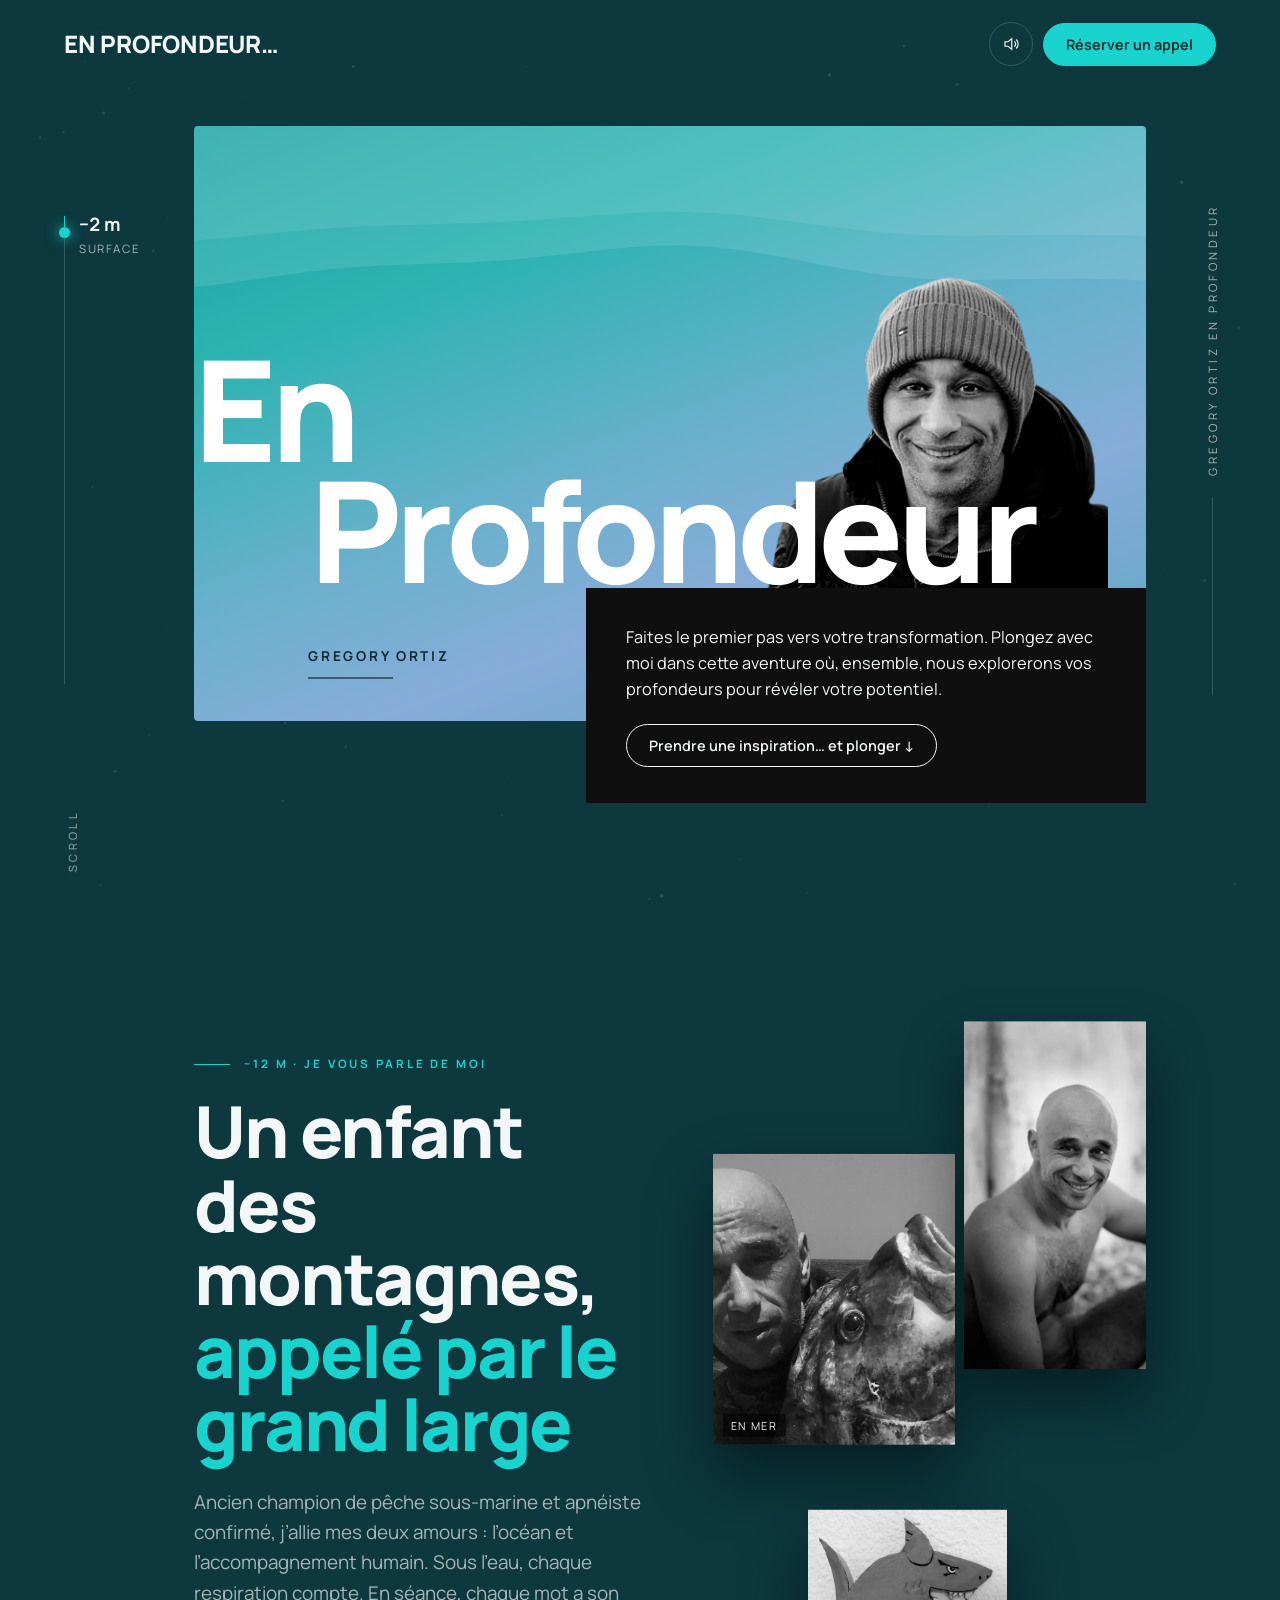
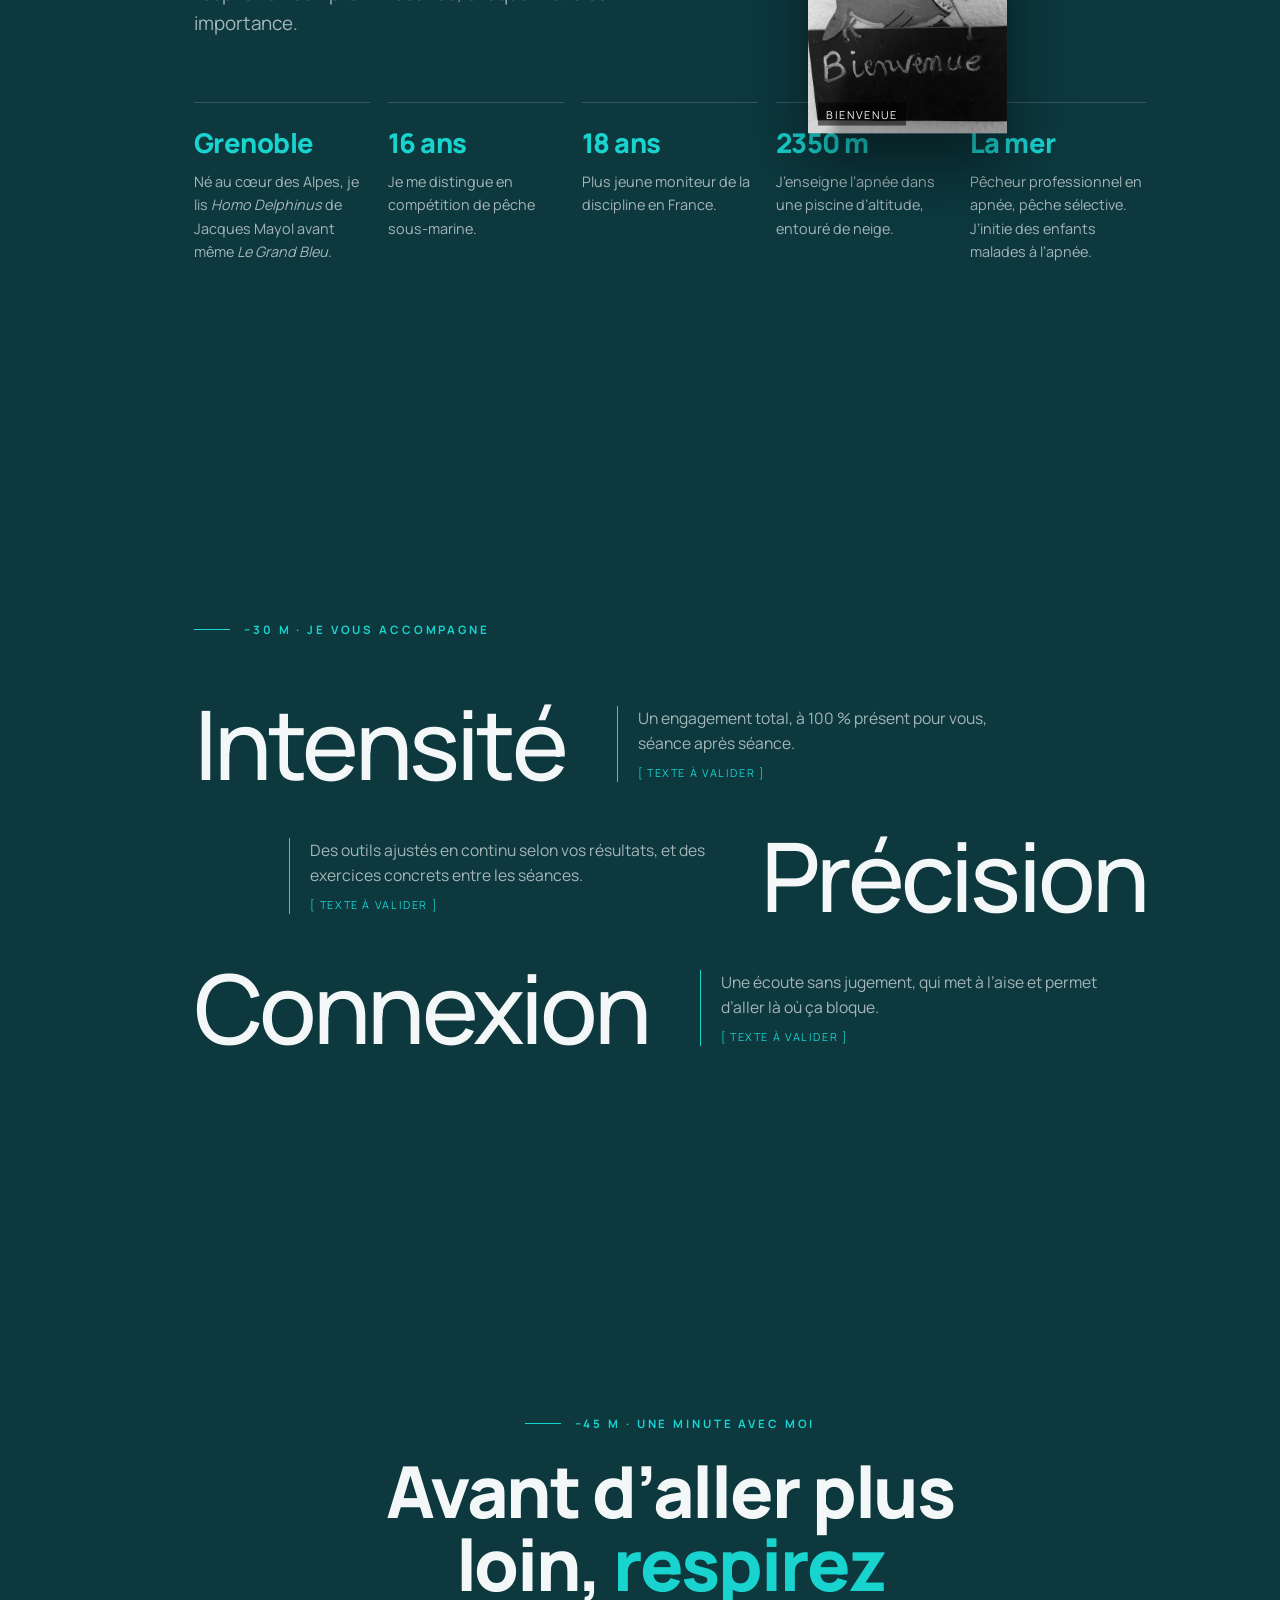
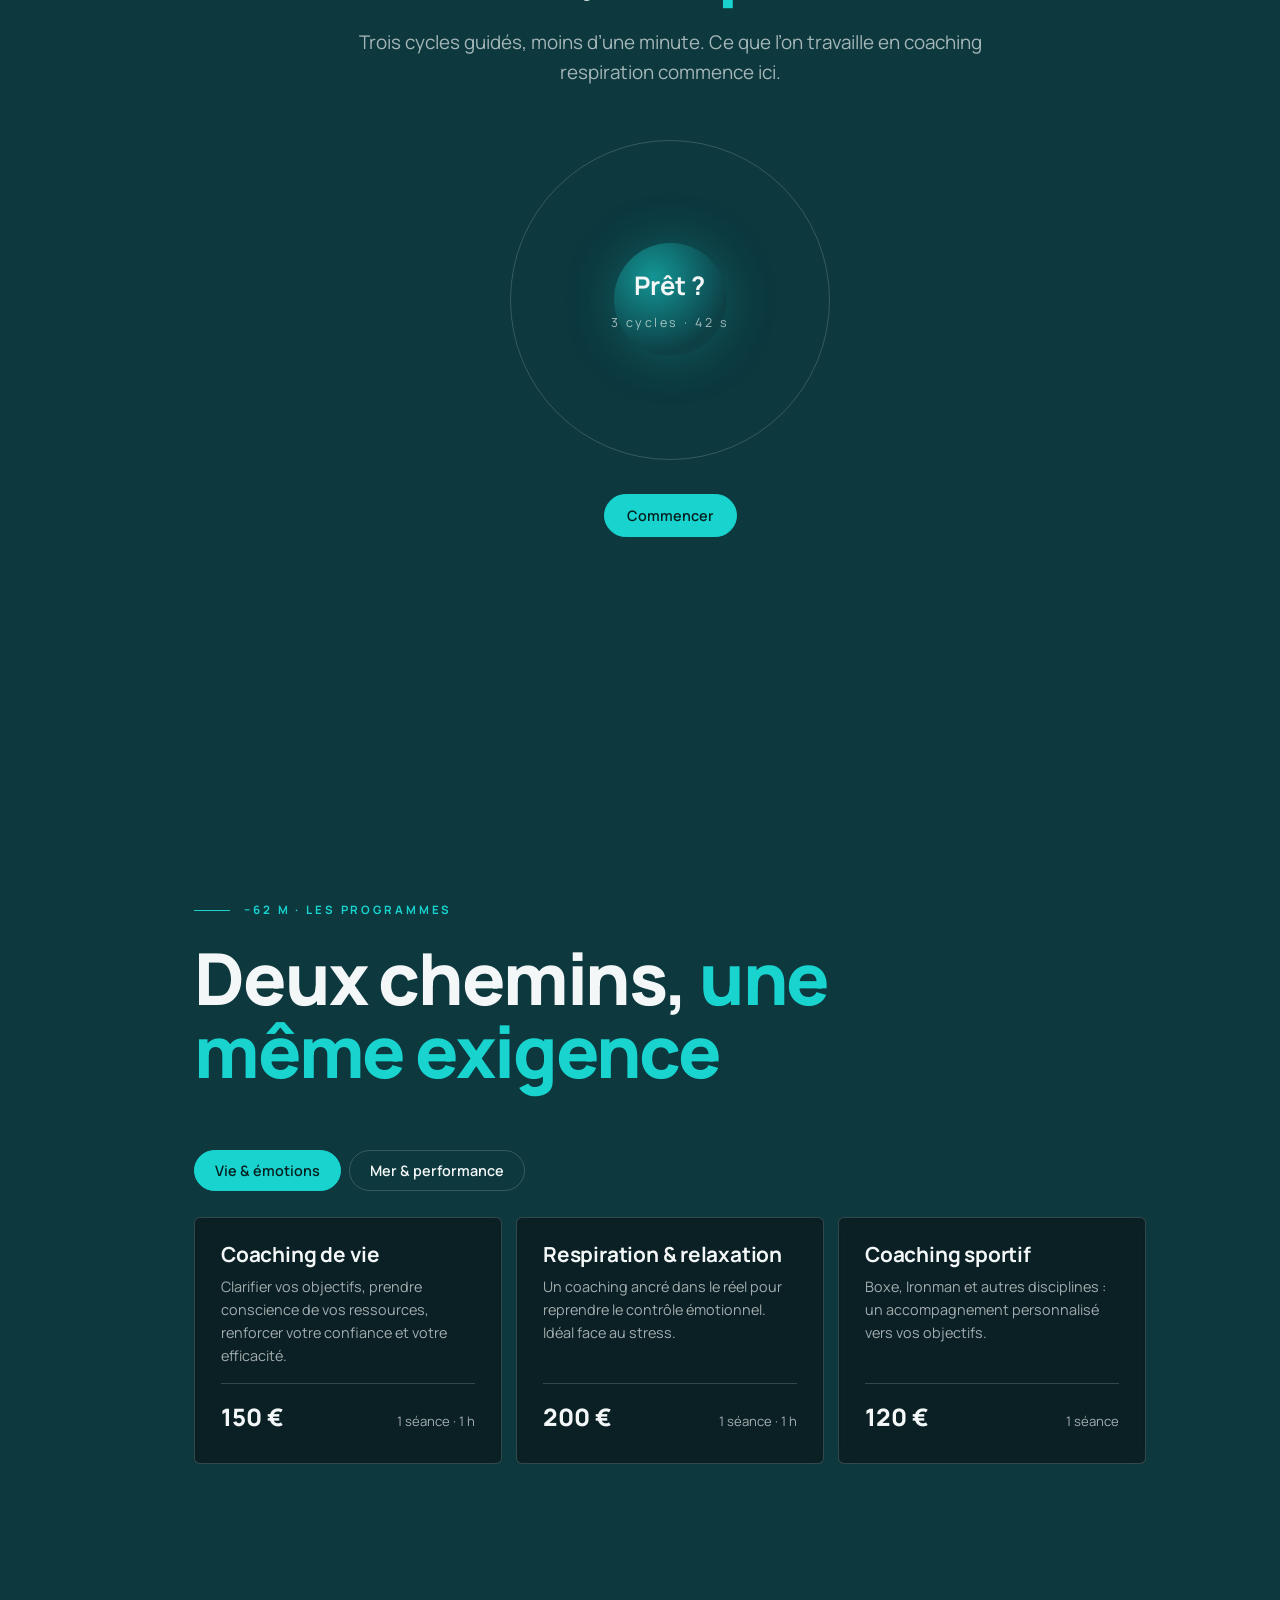
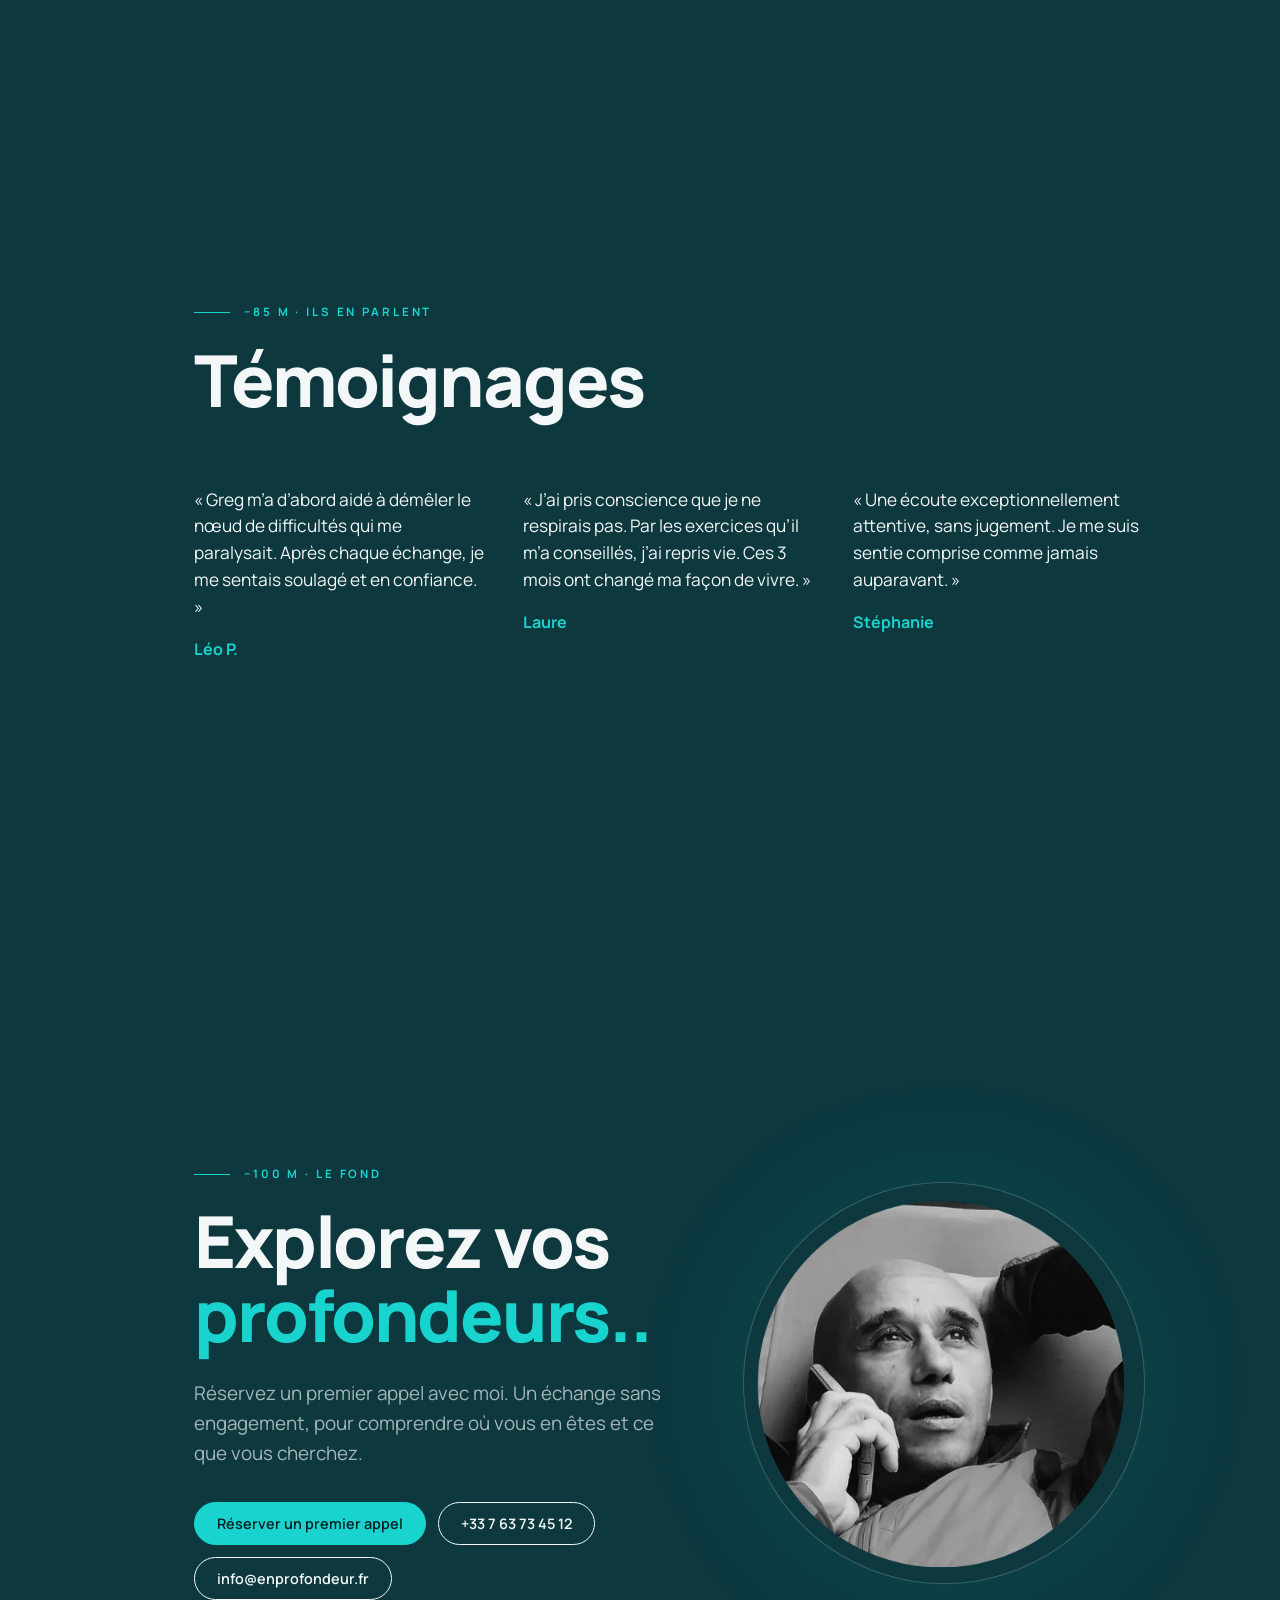
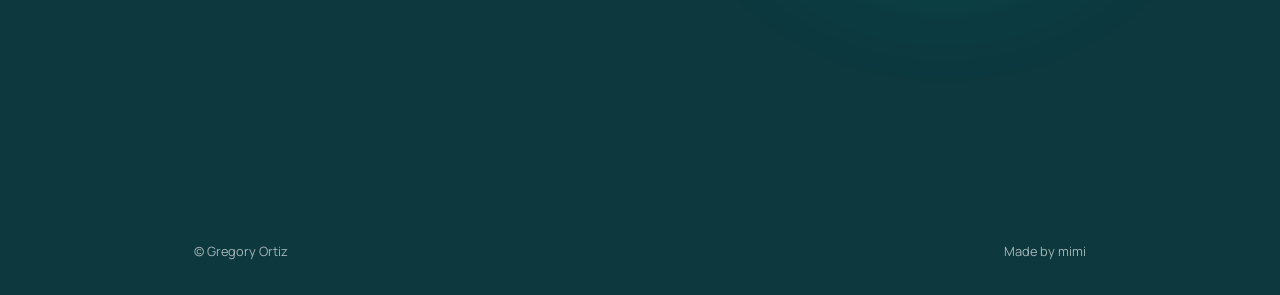
<file: maquettes/v2/index.html>
<!doctype html>
<html lang="fr">
<head>
<meta charset="utf-8">
<meta name="viewport" content="width=device-width, initial-scale=1">
<title>En Profondeur — Grégory Ortiz</title>
<meta name="description" content="Coaching de vie, respiration et apnée avec Grégory Ortiz, ancien champion de pêche sous-marine. Explorez vos profondeurs.">
<link rel="preconnect" href="https://fonts.googleapis.com">
<link rel="preconnect" href="https://fonts.gstatic.com" crossorigin>
<link href="https://fonts.googleapis.com/css2?family=Manrope:wght@300;400;500;700;800&display=swap" rel="stylesheet">
<style>
:root{
  --bg:#0f0f0f; --ink:#f4f7f7; --muted:rgba(244,247,247,.66); --line:rgba(244,247,247,.18);
  --teal:#19d3cf; --teal-2:#1aa3a3; --sky:#7fb0d6; --card:rgba(10,14,16,.55);
  --gutter:clamp(16px,5vw,64px);
}
*{box-sizing:border-box;margin:0;padding:0}
html{scroll-behavior:smooth;overflow-x:clip}
body{background:var(--bg);color:var(--ink);font-family:Manrope,system-ui,sans-serif;line-height:1.6;overflow-x:clip;-webkit-font-smoothing:antialiased}
h1,h2,h3{font-weight:800;line-height:1.02;letter-spacing:-.03em}
a{color:inherit}
img{display:block;max-width:100%}

/* --- Couches fixes ---------------------------------------------------- */
#snow{position:fixed;inset:0;width:100%;height:100%;pointer-events:none;z-index:0}
.side-title{position:fixed;right:calc(var(--gutter) - 6px);top:50%;transform:translateY(-50%);z-index:5;display:flex;flex-direction:column;align-items:center;gap:22px;pointer-events:none}
.side-title span{writing-mode:vertical-rl;transform:rotate(180deg);font-size:.72rem;letter-spacing:.3em;text-transform:uppercase;color:var(--muted)}
.side-title i{width:1px;height:22vh;background:var(--line)}

/* --- Profondimètre (remplace les points du slider) ------------------- */
.gauge{position:fixed;left:var(--gutter);top:50%;transform:translateY(-50%);z-index:5;height:52vh;font-size:.72rem;letter-spacing:.14em}
.gauge .track{width:1px;height:100%;background:var(--line);position:relative}
.gauge .fill{position:absolute;left:0;top:0;width:1px;background:var(--teal);height:0}
.gauge .dot{position:absolute;left:-5px;width:11px;height:11px;border-radius:50%;background:var(--teal);box-shadow:0 0 14px var(--teal);top:0}
.gauge .read{position:absolute;left:20px;white-space:nowrap;transform:translateY(-35%);font-variant-numeric:tabular-nums}
.gauge .read b{font-size:1.15rem;font-weight:700;letter-spacing:0}
.gauge .read span{display:block;color:var(--muted);text-transform:uppercase}
.scroll-tag{position:fixed;left:var(--gutter);bottom:28px;z-index:5;writing-mode:vertical-rl;transform:rotate(180deg);font-size:.7rem;letter-spacing:.3em;color:var(--muted)}

/* --- En-tête --------------------------------------------------------- */
header{position:fixed;top:0;left:0;right:0;z-index:10;display:flex;justify-content:space-between;align-items:center;padding:22px var(--gutter)}
.logo{font-weight:800;font-size:clamp(1.05rem,2vw,1.5rem);text-decoration:none;letter-spacing:-.01em}
.hdr-actions{display:flex;gap:10px;align-items:center}
.btn{display:inline-flex;align-items:center;gap:8px;border:1px solid var(--ink);border-radius:999px;padding:11px 22px;font:600 .9rem Manrope,sans-serif;text-decoration:none;color:var(--ink);background:transparent;cursor:pointer;transition:background .3s,color .3s,border-color .3s}
.btn:hover{background:var(--ink);color:#0f0f0f}
.btn.teal{background:var(--teal);border-color:var(--teal);color:#05201f}
.btn.teal:hover{background:var(--ink);border-color:var(--ink)}
.icon-btn{width:44px;height:44px;padding:0;justify-content:center;border-color:var(--line)}
.icon-btn[aria-pressed="true"]{border-color:var(--teal);color:var(--teal)}

/* --- Sections -------------------------------------------------------- */
main{position:relative;z-index:1}
section{min-height:100vh;padding:16vh calc(var(--gutter) + 70px) 12vh calc(var(--gutter) + 130px);display:flex;flex-direction:column;justify-content:center;max-width:1400px;margin:0 auto}
.palier{font-size:.72rem;font-weight:700;letter-spacing:.25em;text-transform:uppercase;color:var(--teal);margin-bottom:22px;display:flex;align-items:center;gap:14px}
.palier::before{content:"";width:36px;height:1px;background:currentColor}
h2{font-size:clamp(2.3rem,5.6vw,4.6rem);margin-bottom:26px;max-width:15ch}
h2 em{font-style:normal;color:var(--teal)}
.lead{font-size:clamp(1rem,1.5vw,1.18rem);color:var(--muted);max-width:58ch}
.reveal{opacity:0;transform:translateY(40px);transition:opacity 1.1s ease,transform 1.1s cubic-bezier(.2,.7,.2,1)}
.reveal.in{opacity:1;transform:none}

/* 0 m — la carte héros de l'original, en surface */
#surface{padding-top:14vh}
.hero{position:relative;width:100%;aspect-ratio:16/10;max-height:72vh;border-radius:4px;overflow:hidden;
  background:linear-gradient(160deg,#1aa3a3 0%,#2bb3b0 25%,#6fb0cf 55%,#86acd8 70%,#5aa6c4 100%)}
.hero .waves{position:absolute;inset:0 0 auto;height:45%;width:100%}
.hero .portrait{position:absolute;right:4%;bottom:0;height:96%;width:auto;filter:grayscale(1) contrast(1.08);will-change:transform}
.hero h1{position:absolute;left:0;bottom:22%;font-size:clamp(3.4rem,11vw,10rem);line-height:.86;color:#fff;letter-spacing:-.045em}
.hero h1 span{display:block;padding-left:16%}
.hero .name{position:absolute;left:12%;bottom:7%;font-size:.85rem;font-weight:700;letter-spacing:.2em;color:#0d2b33}
.hero .name::after{content:"";display:block;width:60%;height:2px;background:#0d2b33;margin-top:10px;opacity:.6}
.hero-text{position:relative;margin:-14% 0 0 auto;width:min(560px,100%);background:#0f0f0f;padding:36px 40px;z-index:2}
.hero-text p{color:var(--ink);font-size:1.02rem}
.hero-text .btn{margin-top:22px}

/* 12 m — récit + collage de vraies photos */
.recit{display:grid;grid-template-columns:1.05fr 1fr;gap:clamp(28px,5vw,80px);align-items:center}
.collage{position:relative;height:min(560px,70vh)}
.collage figure{position:absolute;overflow:hidden;box-shadow:0 30px 60px rgba(0,0,0,.45)}
.collage img{width:100%;height:100%;object-fit:cover;filter:grayscale(1) contrast(1.05);transition:filter .8s ease,transform .8s ease}
.collage figure:hover img{filter:none;transform:scale(1.03)}
.collage .c1{left:0;top:6%;width:56%;height:52%}
.collage .c2{right:0;top:0;width:42%;height:62%}
.collage .c3{left:22%;bottom:0;width:46%;height:40%}
.collage figcaption{position:absolute;left:10px;bottom:8px;font-size:.68rem;letter-spacing:.15em;text-transform:uppercase;background:rgba(0,0,0,.55);padding:3px 8px}
.timeline{display:grid;grid-template-columns:repeat(auto-fit,minmax(170px,1fr));gap:18px;margin-top:64px}
.moment{border-top:1px solid var(--line);padding-top:18px}
.moment .yr{font-size:1.7rem;font-weight:800;color:var(--teal);letter-spacing:-.02em}
.moment p{color:var(--muted);font-size:.9rem;margin-top:6px}

/* 30 m — les trois mots de l'original */
.words{margin-top:34px;display:flex;flex-direction:column;gap:clamp(18px,3vw,34px)}
.word{display:grid;grid-template-columns:auto 1fr;gap:clamp(18px,4vw,56px);align-items:center}
.word:nth-child(2){grid-template-columns:1fr auto}
.word:nth-child(2) h3{order:2}
.word h3{font-size:clamp(2.6rem,7.5vw,6.2rem);font-weight:500;letter-spacing:-.04em}
.word p{color:var(--muted);max-width:42ch;border-left:1px solid var(--teal);padding-left:20px;font-size:.98rem}
.word:nth-child(2) p{justify-self:end}
.word small{display:block;margin-top:8px;color:var(--teal);font-size:.68rem;letter-spacing:.15em;text-transform:uppercase}

/* 45 m — respiration */
#respirer{align-items:center;text-align:center}
#respirer h2{margin-left:auto;margin-right:auto}
#respirer .lead{margin:0 auto}
.breath{position:relative;width:min(320px,70vw);aspect-ratio:1;margin:52px auto 34px;display:grid;place-items:center}
.breath .ring{position:absolute;inset:0;border-radius:50%;border:1px solid var(--line)}
.breath .orb{position:absolute;inset:18%;border-radius:50%;background:radial-gradient(circle at 35% 30%,rgba(25,211,207,.6),rgba(25,211,207,.06) 70%);box-shadow:0 0 90px rgba(25,211,207,.25);transform:scale(.55);transition:transform 4s cubic-bezier(.45,0,.55,1)}
.breath .label{position:relative;font-size:1.6rem;font-weight:700}
.breath .count{position:relative;display:block;font-size:.78rem;color:var(--muted);letter-spacing:.2em;margin-top:6px}
.breath-after{margin-top:22px;color:var(--muted);min-height:3em;max-width:46ch}
.breath-after a{color:var(--teal)}

/* 62 m — offres */
.tabs{display:flex;gap:8px;margin-top:36px;flex-wrap:wrap}
.tab{border:1px solid var(--line);background:transparent;color:var(--ink);border-radius:999px;padding:10px 20px;font:600 .9rem Manrope,sans-serif;cursor:pointer}
.tab[aria-selected="true"]{background:var(--teal);color:#05201f;border-color:var(--teal)}
.offers{display:grid;grid-template-columns:repeat(auto-fit,minmax(240px,1fr));gap:14px;margin-top:26px}
.offer{border:1px solid var(--line);border-radius:6px;padding:26px;background:var(--card);backdrop-filter:blur(6px);display:flex;flex-direction:column;gap:10px;transition:border-color .3s,transform .3s}
.offer:hover{border-color:var(--teal);transform:translateY(-4px)}
.offer h3{font-size:1.3rem;font-weight:700;letter-spacing:-.01em}
.offer p{color:var(--muted);font-size:.9rem;flex:1}
.offer .price{display:flex;justify-content:space-between;align-items:baseline;border-top:1px solid var(--line);padding-top:14px;margin-top:6px}
.offer .price b{font-size:1.5rem;font-weight:800}
.offer .price span{color:var(--muted);font-size:.82rem}
[hidden]{display:none!important}

/* 85 m — témoignages */
.voices{display:grid;grid-template-columns:repeat(auto-fit,minmax(260px,1fr));gap:36px;margin-top:44px}
blockquote p{font-size:1.08rem;line-height:1.55}
blockquote cite{display:block;margin-top:16px;font-style:normal;font-weight:700;color:var(--teal)}

/* 100 m — le fond, avec le portrait rond de l'original */
#fond{min-height:100vh}
.fond{display:grid;grid-template-columns:1.2fr 1fr;gap:clamp(28px,5vw,80px);align-items:center}
.fond h2{max-width:12ch}
.fond .lead{margin-bottom:34px}
.contact-row{display:flex;gap:12px;flex-wrap:wrap;align-items:center}
.round{width:min(400px,80vw);aspect-ratio:1;border-radius:50%;overflow:hidden;justify-self:center;box-shadow:0 0 0 1px var(--line),0 0 120px rgba(25,211,207,.12)}
.round img{width:100%;height:100%;object-fit:cover;filter:grayscale(1)}
footer{position:relative;z-index:1;display:flex;justify-content:space-between;padding:26px calc(var(--gutter) + 130px) 34px;font-size:.8rem;color:var(--muted);max-width:1400px;margin:0 auto}

/* Tablette & mobile */
@media (max-width:900px){
  .recit,.fond{grid-template-columns:1fr}
  .collage{height:min(460px,95vw)}
  .word,.word:nth-child(2){grid-template-columns:1fr}
  .word:nth-child(2) h3{order:0}
  .word:nth-child(2) p{justify-self:start}
}
@media (max-width:760px){
  section{padding:14vh var(--gutter) 10vh}
  footer{padding:24px var(--gutter) 90px;flex-direction:column;gap:6px}
  .side-title,.scroll-tag{display:none}
  .hero{aspect-ratio:3/4;max-height:none}
  .hero h1{bottom:30%;font-size:clamp(2.5rem,14vw,4.2rem)}
  .hero h1 span{padding-left:7%}
  .hero .name{top:20px;bottom:auto;left:7%}
  .hero .portrait{right:-10%;height:80%}
  .hero-text{margin:-12% 0 0 6%;padding:26px 24px}
  .gauge{top:auto;bottom:16px;left:16px;transform:none;height:auto;background:rgba(10,10,10,.7);backdrop-filter:blur(8px);border:1px solid var(--line);border-radius:999px;padding:8px 14px}
  .gauge .track{width:auto;height:auto;background:none;position:static}
  .gauge .fill{display:none}
  .gauge .dot{position:static;width:auto;height:auto;background:none;box-shadow:none;top:auto!important}
  .gauge .read{position:static;transform:none;display:flex;gap:10px;align-items:baseline}
  .gauge .read b{font-size:.95rem}
  .gauge .read span{display:inline}
  .hdr-actions .btn:not(.icon-btn){padding:9px 14px;font-size:.8rem}
}
@media (prefers-reduced-motion:reduce){
  html{scroll-behavior:auto}
  .reveal{opacity:1;transform:none;transition:none}
  .breath .orb{transition-duration:.01s}
}
</style>
</head>
<body>
<canvas id="snow" aria-hidden="true"></canvas>

<header>
  <a class="logo" href="#surface">EN PROFONDEUR…</a>
  <div class="hdr-actions">
    <button class="btn icon-btn" id="soundBtn" aria-pressed="false" aria-label="Activer l'ambiance sonore" title="Ambiance sonore">
      <svg width="18" height="18" viewBox="0 0 24 24" fill="none" stroke="currentColor" stroke-width="1.6"><path d="M4 9v6h4l5 4V5L8 9H4z"/><path d="M16.5 8.5a5 5 0 0 1 0 7"/><path d="M19 6a8.5 8.5 0 0 1 0 12"/></svg>
    </button>
    <a class="btn teal" href="#fond">Réserver un appel</a>
  </div>
</header>

<nav class="gauge" aria-hidden="true">
  <div class="track"><div class="fill" id="gFill"></div><div class="dot" id="gDot"><div class="read"><b id="gVal">0 m</b><span id="gName">Surface</span></div></div></div>
</nav>
<div class="scroll-tag" aria-hidden="true">SCROLL</div>
<div class="side-title" aria-hidden="true"><span>Gregory Ortiz en profondeur</span><i></i></div>

<main>
  <!-- 0 m -->
  <section id="surface" data-name="Surface">
    <div class="hero reveal">
      <svg class="waves" viewBox="0 0 1440 400" preserveAspectRatio="none" aria-hidden="true">
        <path id="w1" fill="rgba(255,255,255,.10)"/><path id="w2" fill="rgba(255,255,255,.08)"/>
      </svg>
      <img class="portrait" id="portrait" src="img/portrait.webp" alt="Portrait de Grégory Ortiz" width="420" height="595">
      <h1>En<span>Profondeur</span></h1>
      <p class="name">GREGORY ORTIZ</p>
    </div>
    <div class="hero-text reveal">
      <p>Faites le premier pas vers votre transformation. Plongez avec moi dans cette aventure où, ensemble, nous explorerons vos profondeurs pour révéler votre potentiel.</p>
      <a class="btn" href="#recit">Prendre une inspiration… et plonger ↓</a>
    </div>
  </section>

  <!-- 12 m -->
  <section id="recit" data-name="Le récit">
    <div class="recit">
      <div>
        <p class="palier reveal">−12 m · Je vous parle de moi</p>
        <h2 class="reveal">Un enfant des montagnes, <em>appelé par le grand large</em></h2>
        <p class="lead reveal">Ancien champion de pêche sous-marine et apnéiste confirmé, j’allie mes deux amours : l’océan et l’accompagnement humain. Sous l’eau, chaque respiration compte. En séance, chaque mot a son importance.</p>
      </div>
      <div class="collage reveal">
        <figure class="c1" data-speed=".06"><img src="img/mer.webp" alt="Grégory en mer, en combinaison d'apnée" loading="lazy"><figcaption>En mer</figcaption></figure>
        <figure class="c2" data-speed="-.05"><img src="img/noir-blanc.webp" alt="Portrait noir et blanc de Grégory" loading="lazy"></figure>
        <figure class="c3" data-speed=".12"><img src="img/bienvenue.webp" alt="Panneau Bienvenue en forme de poisson" loading="lazy"><figcaption>Bienvenue</figcaption></figure>
      </div>
    </div>
    <div class="timeline">
      <div class="moment reveal"><div class="yr">Grenoble</div><p>Né au cœur des Alpes, je lis <i>Homo Delphinus</i> de Jacques Mayol avant même <i>Le Grand Bleu</i>.</p></div>
      <div class="moment reveal"><div class="yr">16 ans</div><p>Je me distingue en compétition de pêche sous-marine.</p></div>
      <div class="moment reveal"><div class="yr">18 ans</div><p>Plus jeune moniteur de la discipline en France.</p></div>
      <div class="moment reveal"><div class="yr">2350 m</div><p>J’enseigne l’apnée dans une piscine d’altitude, entouré de neige.</p></div>
      <div class="moment reveal"><div class="yr">La mer</div><p>Pêcheur professionnel en apnée, pêche sélective. J’initie des enfants malades à l’apnée.</p></div>
    </div>
  </section>

  <!-- 30 m -->
  <section id="methode" data-name="La méthode">
    <p class="palier reveal">−30 m · Je vous accompagne</p>
    <div class="words">
      <div class="word reveal"><h3>Intensité</h3><p>Un engagement total, à 100 % présent pour vous, séance après séance.<small>[ texte à valider ]</small></p></div>
      <div class="word reveal"><h3>Précision</h3><p>Des outils ajustés en continu selon vos résultats, et des exercices concrets entre les séances.<small>[ texte à valider ]</small></p></div>
      <div class="word reveal"><h3>Connexion</h3><p>Une écoute sans jugement, qui met à l’aise et permet d’aller là où ça bloque.<small>[ texte à valider ]</small></p></div>
    </div>
  </section>

  <!-- 45 m -->
  <section id="respirer" data-name="Respirer">
    <p class="palier reveal">−45 m · Une minute avec moi</p>
    <h2 class="reveal">Avant d’aller plus loin, <em>respirez</em></h2>
    <p class="lead reveal">Trois cycles guidés, moins d’une minute. Ce que l’on travaille en coaching respiration commence ici.</p>
    <div class="breath reveal" aria-live="polite">
      <div class="ring"></div>
      <div class="orb" id="orb"></div>
      <div><span class="label" id="bLabel">Prêt ?</span><span class="count" id="bCount">3 cycles · 42 s</span></div>
    </div>
    <button class="btn teal" id="bStart">Commencer</button>
    <p class="breath-after" id="bAfter"></p>
  </section>

  <!-- 62 m -->
  <section id="accompagnements" data-name="Les programmes">
    <p class="palier reveal">−62 m · Les programmes</p>
    <h2 class="reveal">Deux chemins, <em>une même exigence</em></h2>
    <div class="tabs reveal" role="tablist">
      <button class="tab" role="tab" aria-selected="true" data-tab="vie">Vie &amp; émotions</button>
      <button class="tab" role="tab" aria-selected="false" data-tab="mer">Mer &amp; performance</button>
    </div>
    <div class="offers" data-panel="vie">
      <article class="offer"><h3>Coaching de vie</h3><p>Clarifier vos objectifs, prendre conscience de vos ressources, renforcer votre confiance et votre efficacité.</p><div class="price"><b>150 €</b><span>1 séance · 1 h</span></div></article>
      <article class="offer"><h3>Respiration &amp; relaxation</h3><p>Un coaching ancré dans le réel pour reprendre le contrôle émotionnel. Idéal face au stress.</p><div class="price"><b>200 €</b><span>1 séance · 1 h</span></div></article>
      <article class="offer"><h3>Coaching sportif</h3><p>Boxe, Ironman et autres disciplines : un accompagnement personnalisé vers vos objectifs.</p><div class="price"><b>120 €</b><span>1 séance</span></div></article>
    </div>
    <div class="offers" data-panel="mer" hidden>
      <article class="offer"><h3>Apnée</h3><p>Capacité pulmonaire, endurance et sécurité en plongée libre.</p><div class="price"><b>120 €</b><span>1 séance</span></div></article>
      <article class="offer"><h3>Pêche sous-marine</h3><p>Tous niveaux : progresser techniquement et gagner en sécurité en mer.</p><div class="price"><b>150 €</b><span>1 séance</span></div></article>
      <article class="offer"><h3>Gagner en profondeur</h3><p>Plonger plus profond, en toute sécurité.</p><div class="price"><b>200 €</b><span>1 séance · 1 h 30</span></div></article>
      <article class="offer"><h3>Sécurité</h3><p>Les bonnes pratiques sous l’eau pour éviter les risques de la plongée.</p><div class="price"><b>200 €</b><span>1 séance · 1 h 30</span></div></article>
    </div>
  </section>

  <!-- 85 m -->
  <section id="voix" data-name="Ils en parlent">
    <p class="palier reveal">−85 m · Ils en parlent</p>
    <h2 class="reveal">Témoignages</h2>
    <div class="voices">
      <blockquote class="reveal"><p>« Greg m’a d’abord aidé à démêler le nœud de difficultés qui me paralysait. Après chaque échange, je me sentais soulagé et en confiance. »</p><cite>Léo P.</cite></blockquote>
      <blockquote class="reveal"><p>« J’ai pris conscience que je ne respirais pas. Par les exercices qu’il m’a conseillés, j’ai repris vie. Ces 3 mois ont changé ma façon de vivre. »</p><cite>Laure</cite></blockquote>
      <blockquote class="reveal"><p>« Une écoute exceptionnellement attentive, sans jugement. Je me suis sentie comprise comme jamais auparavant. »</p><cite>Stéphanie</cite></blockquote>
    </div>
  </section>

  <!-- 100 m -->
  <section id="fond" data-name="Le fond">
    <div class="fond">
      <div>
        <p class="palier reveal">−100 m · Le fond</p>
        <h2 class="reveal">Explorez vos <em>profondeurs..</em></h2>
        <p class="lead reveal">Réservez un premier appel avec moi. Un échange sans engagement, pour comprendre où vous en êtes et ce que vous cherchez.</p>
        <div class="contact-row reveal">
          <a class="btn teal" href="#" title="À brancher sur Calendly / Cal.com">Réserver un premier appel</a>
          <a class="btn" href="tel:+33763734512">+33 7 63 73 45 12</a>
          <a class="btn" href="mailto:info@enprofondeur.fr">info@enprofondeur.fr</a>
        </div>
      </div>
      <div class="round reveal"><img src="img/appel.webp" alt="Grégory Ortiz au téléphone" loading="lazy"></div>
    </div>
  </section>
</main>
<footer><span>© Gregory Ortiz</span><span>Made by mimi</span></footer>

<script>
(() => {
  const reduce = matchMedia('(prefers-reduced-motion: reduce)').matches;
  const $ = s => document.querySelector(s);
  let audio = null;

  /* ---- Couleur : turquoise de surface -> noir de l'identité d'origine ---- */
  const stops = [[0,[13,58,64]],[.18,[8,44,52]],[.45,[10,28,34]],[.75,[14,18,20]],[1,[15,15,15]]];
  const mix = t => {
    for (let i = 1; i < stops.length; i++) if (t <= stops[i][0]) {
      const [a, ca] = stops[i-1], [b, cb] = stops[i], k = (t - a) / (b - a);
      return ca.map((v, j) => Math.round(v + (cb[j] - v) * k));
    }
    return stops.at(-1)[1];
  };

  /* ---- Profondimètre : la profondeur affichée suit les paliers ---- */
  const sections = [...document.querySelectorAll('main section')];
  const depths = [0, 12, 30, 45, 62, 85, 100];
  const gDot = $('#gDot'), gFill = $('#gFill'), gVal = $('#gVal'), gName = $('#gName');
  const portrait = $('#portrait'), parallax = [...document.querySelectorAll('[data-speed]')];
  let progress = 0;
  function onScroll(){
    const mid = scrollY + innerHeight * .2;
    let i = 0;
    while (i < sections.length - 1 && sections[i+1].offsetTop <= mid) i++;
    const s = sections[i], next = sections[i+1];
    const k = next ? Math.min(1, Math.max(0, (mid - s.offsetTop) / (next.offsetTop - s.offsetTop))) : 0;
    const depth = next ? depths[i] + (depths[i+1] - depths[i]) * k : 100;
    const atEnd = scrollY + innerHeight >= document.documentElement.scrollHeight - 4;
    const d = atEnd ? 100 : depth;
    progress = d / 100;
    const [r,g,b] = mix(progress);
    document.body.style.background = `rgb(${r},${g},${b})`;
    gDot.style.top = d + '%'; gFill.style.height = d + '%';
    gVal.textContent = d < .5 ? '0 m' : '−' + Math.round(d) + ' m';
    gName.textContent = (atEnd ? sections.at(-1) : s).dataset.name;
    if (!reduce){
      portrait.style.transform = `translateY(${Math.min(scrollY, innerHeight) * .12}px)`;
      for (const el of parallax){
        const rc = el.parentElement.getBoundingClientRect();
        el.style.transform = `translateY(${(rc.top + rc.height/2 - innerHeight/2) * +el.dataset.speed}px)`;
      }
    }
    if (audio) audio.setDepth(progress);
  }
  addEventListener('scroll', onScroll, {passive:true});
  addEventListener('resize', onScroll);
  onScroll();

  /* ---- Apparitions ---- */
  const io = new IntersectionObserver(es => es.forEach(e => {
    if (e.isIntersecting){ e.target.classList.add('in'); io.unobserve(e.target); }
  }), {threshold:.12});
  document.querySelectorAll('.reveal').forEach((el, i) => {
    el.style.transitionDelay = (i % 5) * 90 + 'ms'; io.observe(el);
  });

  /* ---- Vagues dans la carte héros ---- */
  const w1 = $('#w1'), w2 = $('#w2');
  function wave(t, amp, off, sp){
    let d = 'M0 0 L0 ' + off;
    for (let x = 0; x <= 1440; x += 30)
      d += ` L${x} ${off + Math.sin(x/220 + t/sp)*amp + Math.sin(x/90 + t/(sp*.7))*amp*.3}`;
    return d + ' L1440 0 Z';
  }

  /* ---- Particules en suspension ---- */
  const cv = $('#snow'), cx = cv.getContext('2d');
  let W, H, P = [];
  function resize(){
    const dpr = Math.min(devicePixelRatio || 1, 2);
    W = cv.width = innerWidth * dpr; H = cv.height = innerHeight * dpr;
    const n = innerWidth < 760 ? 50 : 120;
    P = Array.from({length:n}, () => ({x:Math.random()*W, y:Math.random()*H, z:.2+Math.random()*.8, r:(.5+Math.random()*1.5)*dpr, ph:Math.random()*6.28}));
  }
  resize(); addEventListener('resize', resize);
  function drawSnow(t){
    cx.clearRect(0,0,W,H);
    const vis = .12 + progress * .6, dpr = W / innerWidth;
    for (const p of P){
      const y = ((p.y - scrollY * dpr * p.z * .35 - t * .01 * p.z) % H + H) % H;
      const x = p.x + Math.sin(t/2000 + p.ph) * 12 * p.z;
      cx.globalAlpha = vis * p.z;
      cx.beginPath(); cx.arc(x, y, p.r * p.z, 0, 6.28); cx.fillStyle = '#c9fbf8'; cx.fill();
    }
  }
  function loop(t){
    w1.setAttribute('d', wave(t, 26, 210, 1400));
    w2.setAttribute('d', wave(t + 900, 18, 150, 1900));
    drawSnow(t);
    if (!reduce) requestAnimationFrame(loop);
  }
  reduce ? loop(0) : requestAnimationFrame(loop);
  if (reduce) addEventListener('scroll', () => drawSnow(0), {passive:true});

  /* ---- Respiration guidée : 4 s inspire · 4 s retiens · 6 s expire ---- */
  const orb = $('#orb'), bLabel = $('#bLabel'), bCount = $('#bCount'), bStart = $('#bStart'), bAfter = $('#bAfter');
  const phases = [['Inspirez',4,1],['Retenez',4,1],['Expirez',6,.55]];
  let running = false;
  const wait = ms => new Promise(r => setTimeout(r, ms));
  bStart.addEventListener('click', async () => {
    if (running) return; running = true; bStart.disabled = true; bAfter.textContent = '';
    for (let c = 1; c <= 3; c++){
      for (const [name, sec, scale] of phases){
        bLabel.textContent = name;
        orb.style.transitionDuration = reduce ? '.01s' : sec + 's';
        orb.style.transform = `scale(${scale})`;
        for (let s = sec; s > 0; s--){ bCount.textContent = `cycle ${c}/3 · ${s}`; await wait(1000); }
      }
    }
    bLabel.textContent = 'Revenez'; bCount.textContent = 'à votre rythme';
    bAfter.innerHTML = 'Ce que vous venez de sentir, on peut le travailler vraiment. <a href="#accompagnements">Voir le coaching respiration</a>.';
    bStart.textContent = 'Recommencer'; bStart.disabled = false; running = false;
  });

  /* ---- Onglets ---- */
  document.querySelectorAll('.tab').forEach(tab => tab.addEventListener('click', () => {
    document.querySelectorAll('.tab').forEach(t => t.setAttribute('aria-selected', t === tab));
    document.querySelectorAll('[data-panel]').forEach(p => p.hidden = p.dataset.panel !== tab.dataset.tab);
  }));

  /* ---- Ambiance sonore (opt-in, générée, aucun fichier) ---- */
  $('#soundBtn').addEventListener('click', e => {
    const btn = e.currentTarget;
    if (!audio){
      const ac = new (window.AudioContext || window.webkitAudioContext)();
      const len = ac.sampleRate * 4, buf = ac.createBuffer(1, len, ac.sampleRate), d = buf.getChannelData(0);
      let last = 0; for (let i = 0; i < len; i++){ const w = Math.random()*2-1; last = (last + .02*w)/1.02; d[i] = last*3.5; }
      const src = ac.createBufferSource(); src.buffer = buf; src.loop = true;
      const lp = ac.createBiquadFilter(); lp.type = 'lowpass';
      const gain = ac.createGain(); gain.gain.value = 0;
      src.connect(lp).connect(gain).connect(ac.destination); src.start();
      audio = { ac, gain, on:false, setDepth(p){ lp.frequency.setTargetAtTime(900 - p*780, ac.currentTime, .3); } };
      audio.setDepth(progress);
    }
    audio.on = !audio.on; audio.ac.resume();
    audio.gain.gain.setTargetAtTime(audio.on ? .35 : 0, audio.ac.currentTime, .4);
    btn.setAttribute('aria-pressed', audio.on);
    btn.setAttribute('aria-label', audio.on ? "Couper l'ambiance sonore" : "Activer l'ambiance sonore");
  });
})();
</script>
</body>
</html>
</file>
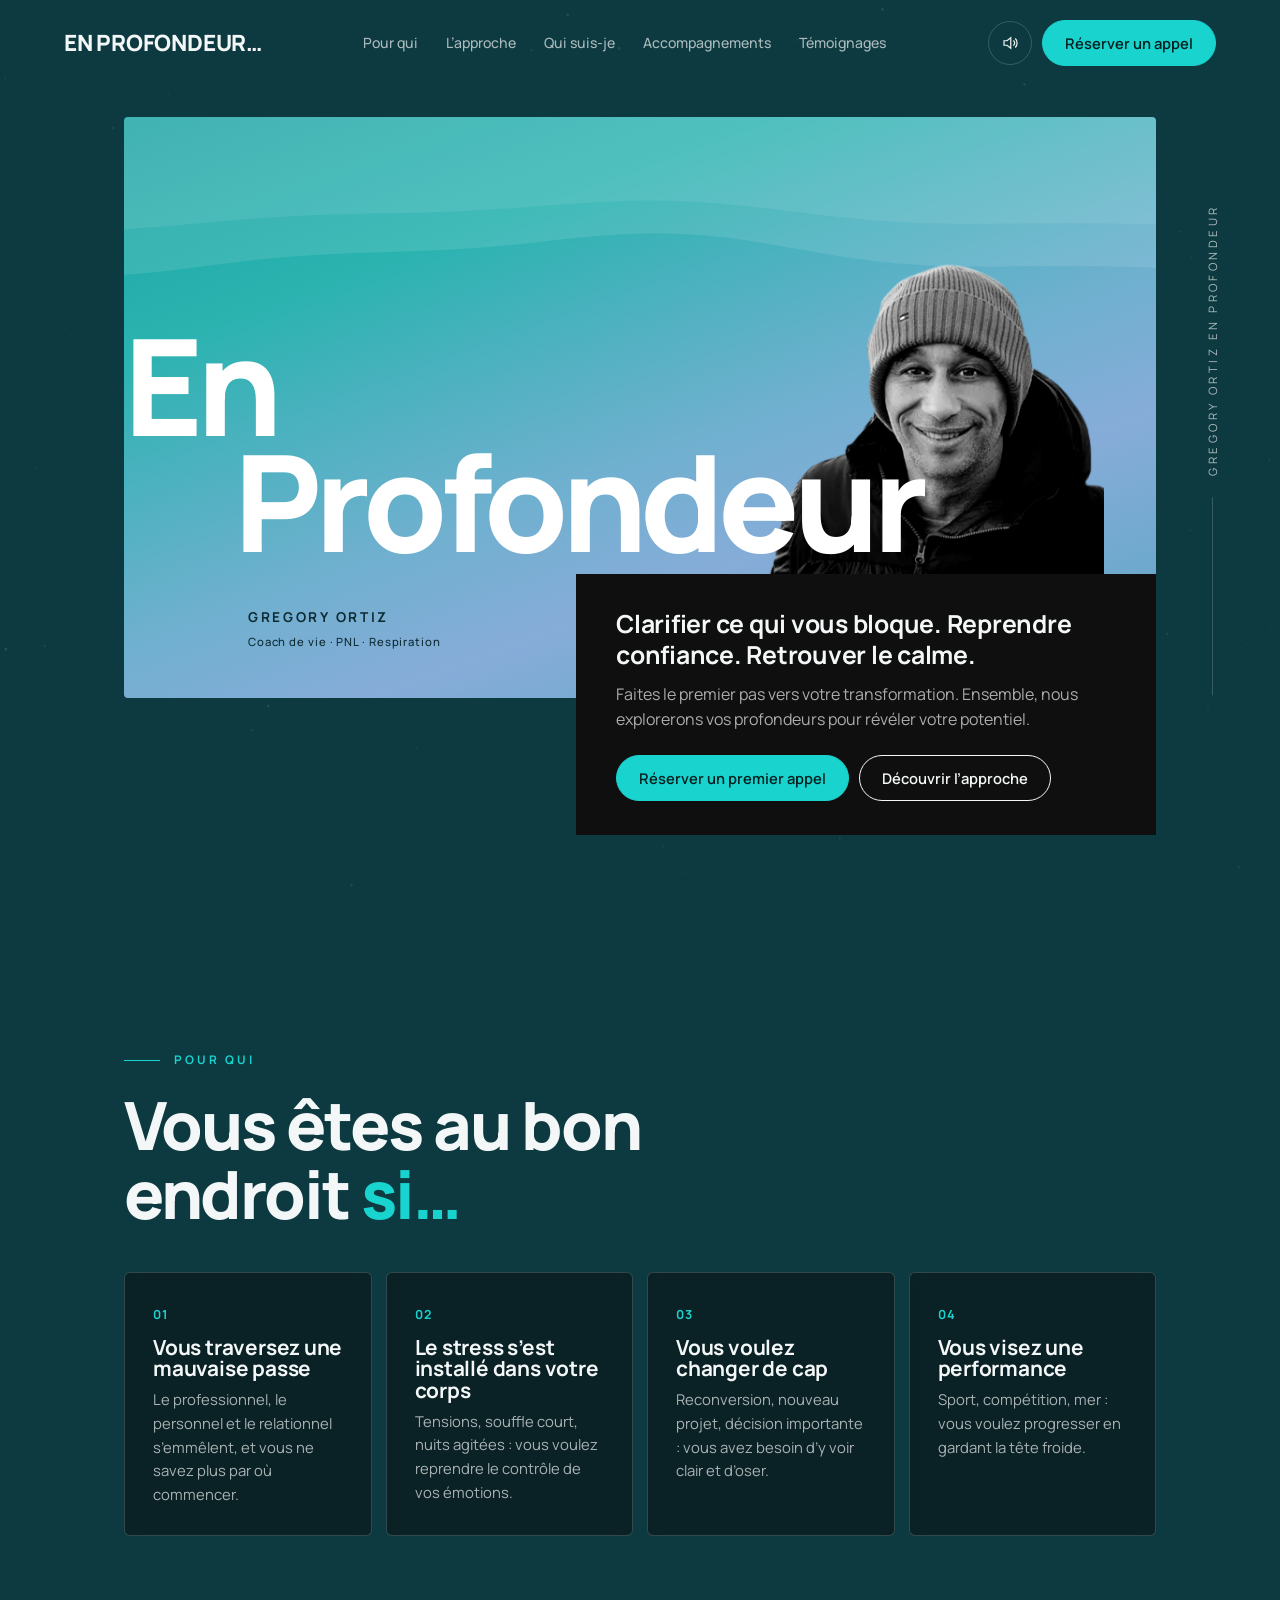
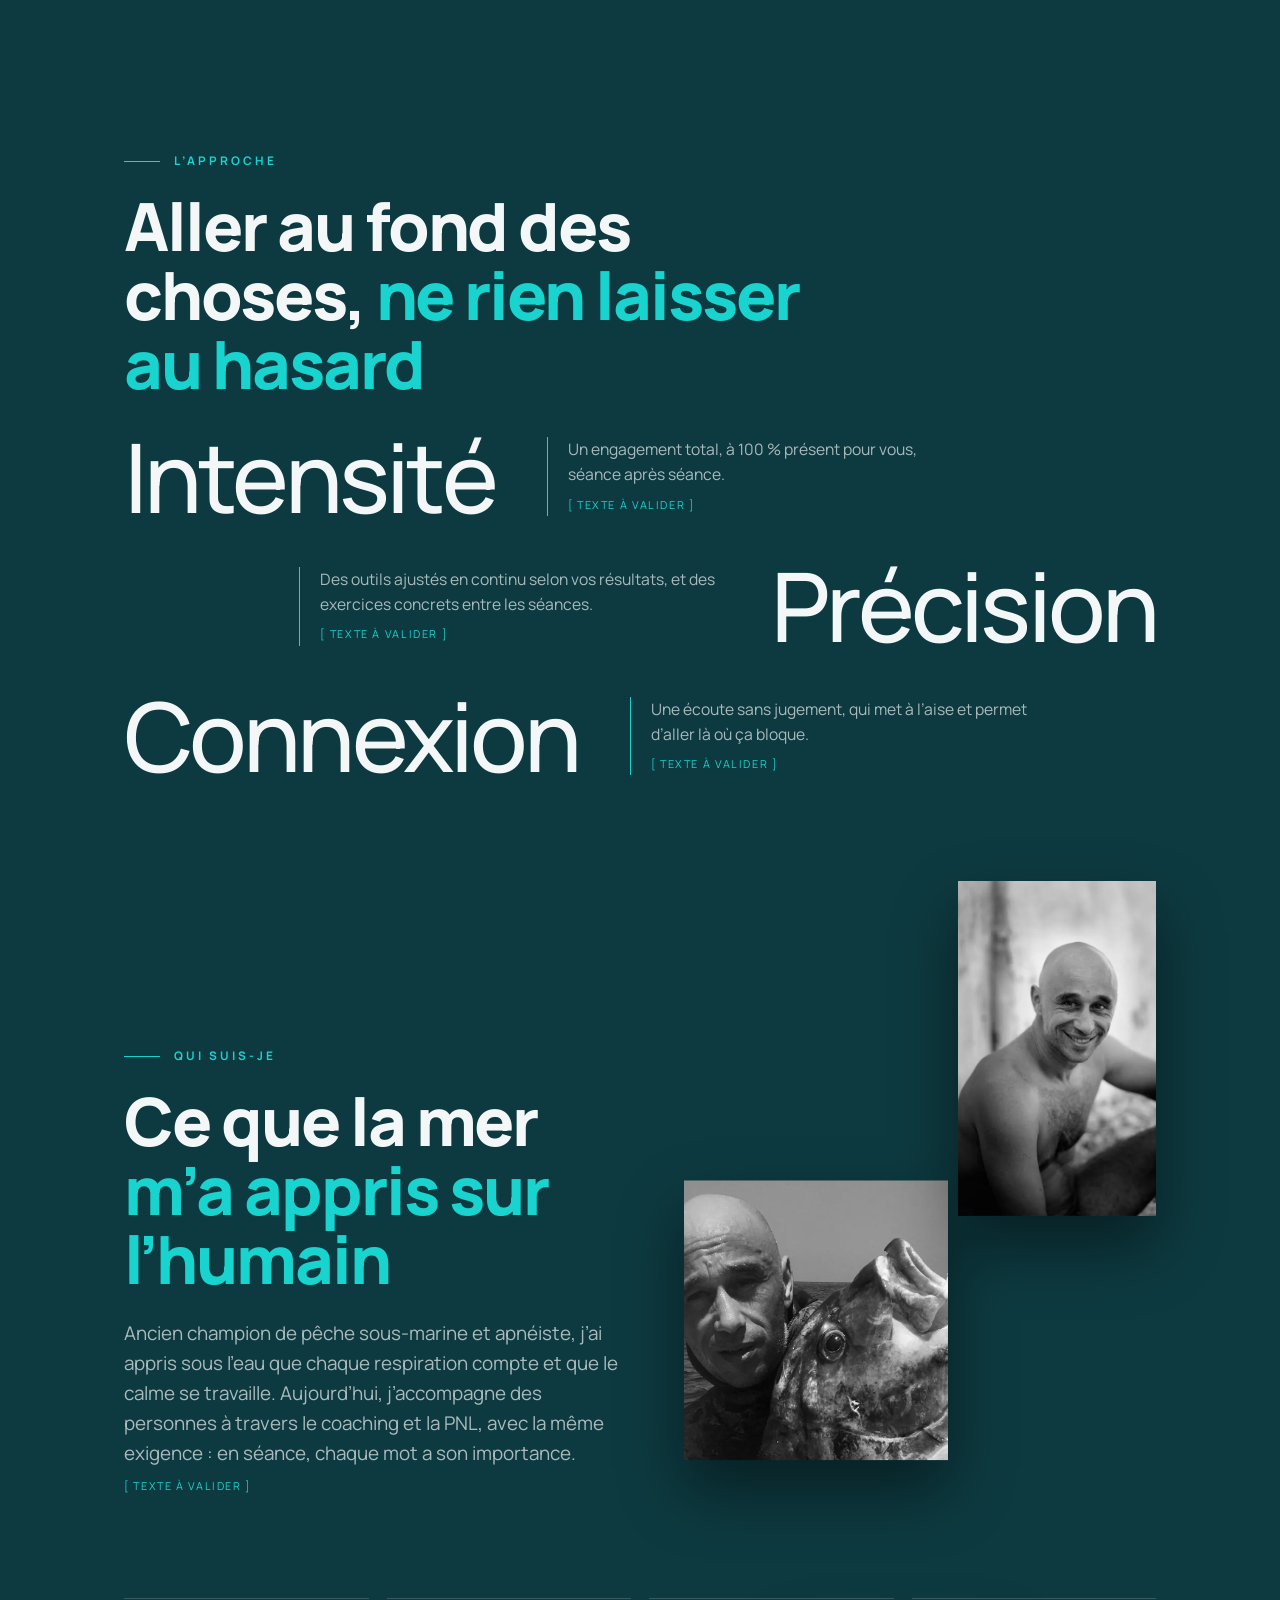
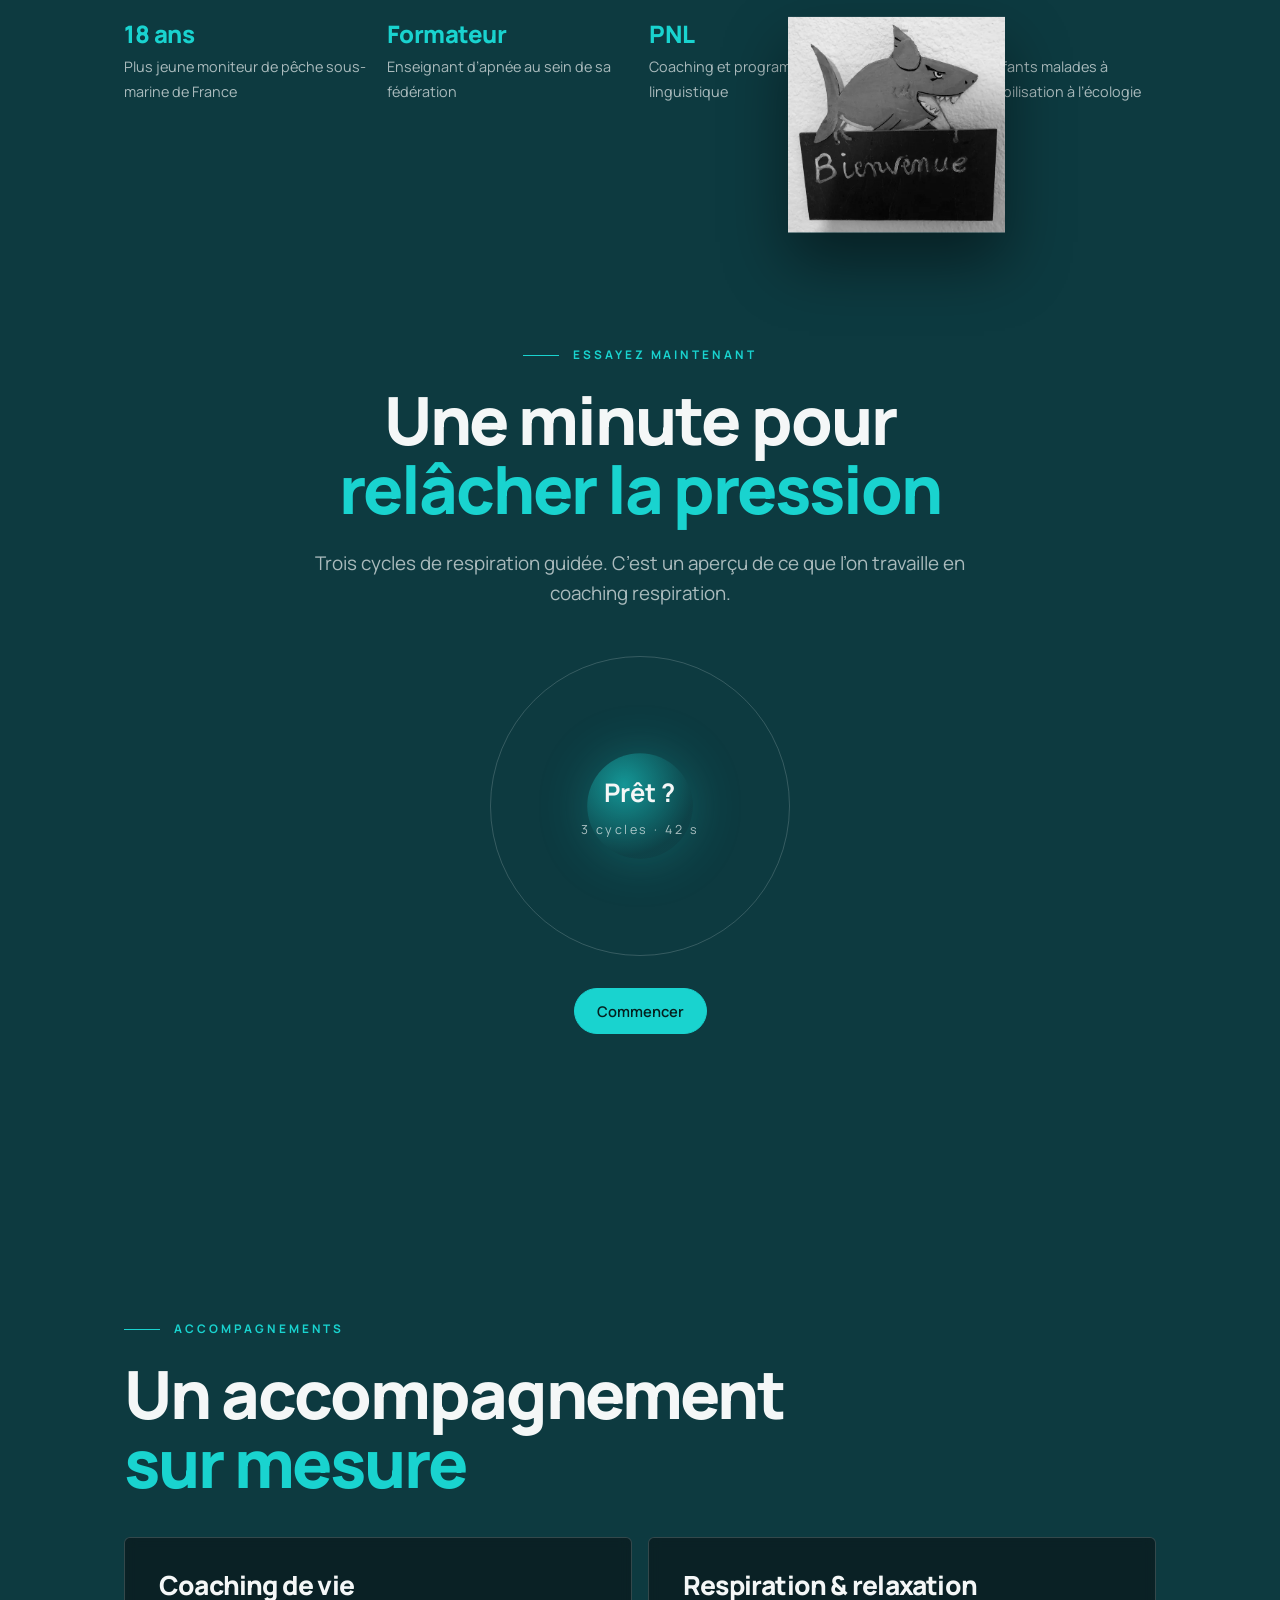
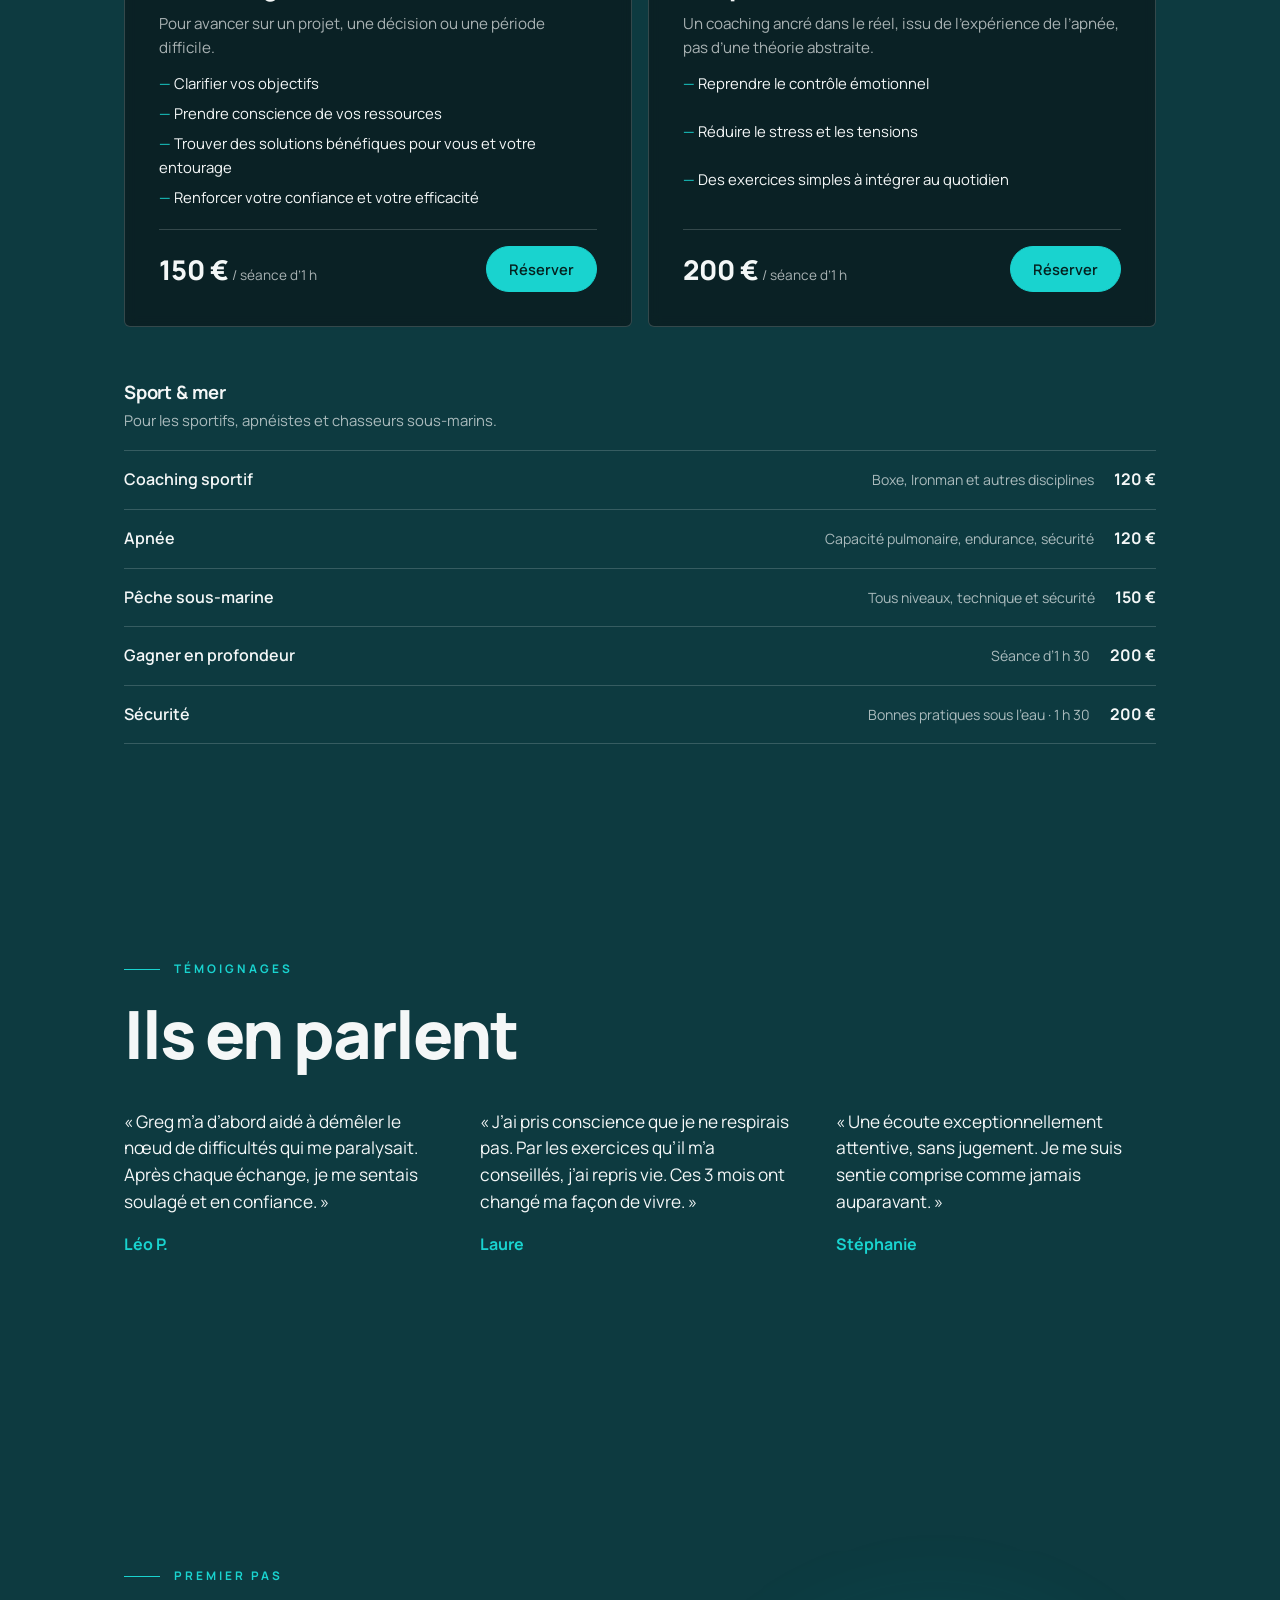
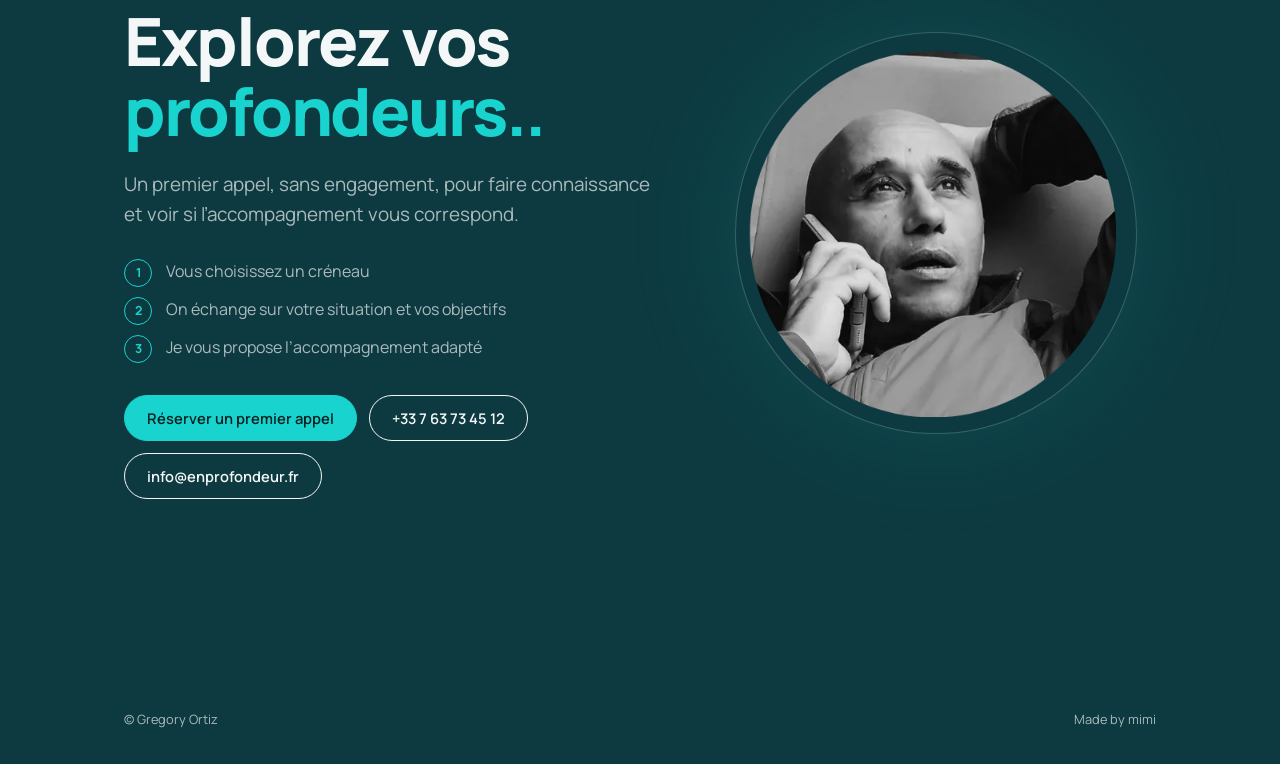
<file: maquettes/v3/index.html>
<!doctype html>
<html lang="fr">
<head>
<meta charset="utf-8">
<meta name="viewport" content="width=device-width, initial-scale=1">
<title>En Profondeur — Coaching avec Grégory Ortiz</title>
<meta name="description" content="Coaching de vie et coaching respiration avec Grégory Ortiz. Clarifier, reprendre confiance, retrouver le calme. Premier appel sans engagement.">
<link rel="preconnect" href="https://fonts.googleapis.com">
<link rel="preconnect" href="https://fonts.gstatic.com" crossorigin>
<link href="https://fonts.googleapis.com/css2?family=Manrope:wght@300;400;500;700;800&display=swap" rel="stylesheet">
<style>
:root{
  --bg:#0f0f0f; --ink:#f4f7f7; --muted:rgba(244,247,247,.68); --line:rgba(244,247,247,.18);
  --teal:#19d3cf; --card:rgba(10,14,16,.55);
  --gutter:clamp(16px,5vw,64px);
}
*{box-sizing:border-box;margin:0;padding:0}
html{scroll-behavior:smooth;overflow-x:clip}
body{background:var(--bg);color:var(--ink);font-family:Manrope,system-ui,sans-serif;line-height:1.6;overflow-x:clip;-webkit-font-smoothing:antialiased}
h1,h2,h3{font-weight:800;line-height:1.04;letter-spacing:-.03em}
a{color:inherit}
img{display:block;max-width:100%}

#snow{position:fixed;inset:0;width:100%;height:100%;pointer-events:none;z-index:0}
.side-title{position:fixed;right:calc(var(--gutter) - 6px);top:50%;transform:translateY(-50%);z-index:5;display:flex;flex-direction:column;align-items:center;gap:22px;pointer-events:none}
.side-title span{writing-mode:vertical-rl;transform:rotate(180deg);font-size:.72rem;letter-spacing:.3em;text-transform:uppercase;color:var(--muted)}
.side-title i{width:1px;height:22vh;background:var(--line)}

/* --- En-tête --------------------------------------------------------- */
header{position:fixed;top:0;left:0;right:0;z-index:10;display:flex;justify-content:space-between;align-items:center;padding:20px var(--gutter);transition:background .4s,backdrop-filter .4s}
header.scrolled{background:rgba(12,14,15,.72);backdrop-filter:blur(10px)}
.logo{font-weight:800;font-size:clamp(1.05rem,2vw,1.4rem);text-decoration:none;letter-spacing:-.01em}
nav.menu{display:flex;gap:28px;font-size:.88rem;font-weight:500}
nav.menu a{text-decoration:none;color:var(--muted);transition:color .2s}
nav.menu a:hover{color:var(--ink)}
.hdr-actions{display:flex;gap:10px;align-items:center}
.btn{display:inline-flex;align-items:center;gap:8px;border:1px solid var(--ink);border-radius:999px;padding:12px 22px;font:600 .92rem Manrope,sans-serif;text-decoration:none;color:var(--ink);background:transparent;cursor:pointer;transition:background .3s,color .3s,border-color .3s}
.btn:hover{background:var(--ink);color:#0f0f0f}
.btn.teal{background:var(--teal);border-color:var(--teal);color:#05201f}
.btn.teal:hover{background:var(--ink);border-color:var(--ink)}
.icon-btn{width:44px;height:44px;padding:0;justify-content:center;border-color:var(--line)}
.icon-btn[aria-pressed="true"]{border-color:var(--teal);color:var(--teal)}

/* --- Sections -------------------------------------------------------- */
main{position:relative;z-index:1}
section{padding:14vh calc(var(--gutter) + 60px) 10vh;max-width:1360px;margin:0 auto}
.eyebrow{font-size:.74rem;font-weight:700;letter-spacing:.25em;text-transform:uppercase;color:var(--teal);margin-bottom:20px;display:flex;align-items:center;gap:14px}
.eyebrow::before{content:"";width:36px;height:1px;background:currentColor}
h2{font-size:clamp(2.2rem,5.2vw,4.2rem);margin-bottom:24px;max-width:16ch}
h2 em{font-style:normal;color:var(--teal)}
.lead{font-size:clamp(1rem,1.5vw,1.18rem);color:var(--muted);max-width:60ch}
.reveal{opacity:0;transform:translateY(36px);transition:opacity 1s ease,transform 1s cubic-bezier(.2,.7,.2,1)}
.reveal.in{opacity:1;transform:none}
.todo{display:inline-block;margin-top:8px;color:var(--teal);font-size:.68rem;letter-spacing:.15em;text-transform:uppercase}

/* Héros (carte de l'original) */
#accueil{min-height:100vh;display:flex;flex-direction:column;justify-content:center;padding-top:13vh}
.hero{position:relative;width:100%;aspect-ratio:16/9;max-height:70vh;border-radius:4px;overflow:hidden;
  background:linear-gradient(160deg,#1aa3a3 0%,#2bb3b0 25%,#6fb0cf 55%,#86acd8 70%,#5aa6c4 100%)}
.hero .waves{position:absolute;inset:0 0 auto;height:45%;width:100%}
.hero .portrait{position:absolute;right:5%;bottom:0;height:96%;width:auto;filter:grayscale(1) contrast(1.08);will-change:transform}
.hero h1{position:absolute;left:0;bottom:24%;font-size:clamp(3.2rem,10.5vw,9.5rem);line-height:.86;color:#fff;letter-spacing:-.045em}
.hero h1 span{display:block;padding-left:16%}
.hero .name{position:absolute;left:12%;bottom:8%;font-size:.85rem;font-weight:700;letter-spacing:.2em;color:#0d2b33}
.hero .name small{display:block;font-weight:500;letter-spacing:.08em;margin-top:4px}
.hero-text{position:relative;margin:-12% 0 0 auto;width:min(580px,100%);background:#0f0f0f;padding:34px 40px;z-index:2}
.hero-text strong{display:block;font-size:clamp(1.25rem,2vw,1.55rem);line-height:1.25;letter-spacing:-.01em;margin-bottom:12px}
.hero-text p{color:var(--muted)}
.hero-text .ctas{display:flex;gap:10px;flex-wrap:wrap;margin-top:22px}

/* Pour qui */
.needs{display:grid;grid-template-columns:repeat(auto-fit,minmax(240px,1fr));gap:14px;margin-top:44px}
.need{border:1px solid var(--line);border-radius:6px;padding:28px;background:var(--card);backdrop-filter:blur(6px)}
.need .n{font-size:.78rem;font-weight:700;color:var(--teal);letter-spacing:.1em}
.need h3{font-size:1.3rem;font-weight:700;letter-spacing:-.01em;margin:10px 0 8px}
.need p{color:var(--muted);font-size:.93rem}

/* Approche : les trois mots */
.words{margin-top:28px;display:flex;flex-direction:column;gap:clamp(16px,3vw,30px)}
.word{display:grid;grid-template-columns:auto 1fr;gap:clamp(18px,4vw,56px);align-items:center}
.word:nth-child(2){grid-template-columns:1fr auto}
.word:nth-child(2) h3{order:2}
.word h3{font-size:clamp(2.6rem,7.5vw,6rem);font-weight:500;letter-spacing:-.04em}
.word p{color:var(--muted);max-width:42ch;border-left:1px solid var(--teal);padding-left:20px;font-size:.98rem}
.word:nth-child(2) p{justify-self:end}

/* Qui suis-je */
.recit{display:grid;grid-template-columns:1.05fr 1fr;gap:clamp(28px,5vw,80px);align-items:center}
.collage{position:relative;height:min(540px,68vh)}
.collage figure{position:absolute;overflow:hidden;box-shadow:0 30px 60px rgba(0,0,0,.45)}
.collage img{width:100%;height:100%;object-fit:cover;filter:grayscale(1) contrast(1.05);transition:filter .8s ease,transform .8s ease}
.collage figure:hover img{filter:none;transform:scale(1.03)}
.collage .c1{left:0;top:6%;width:56%;height:52%}
.collage .c2{right:0;top:0;width:42%;height:62%}
.collage .c3{left:22%;bottom:0;width:46%;height:40%}
.facts{display:grid;grid-template-columns:repeat(auto-fit,minmax(170px,1fr));gap:18px;margin-top:56px}
.fact{border-top:1px solid var(--line);padding-top:16px}
.fact b{font-size:1.5rem;font-weight:800;color:var(--teal);letter-spacing:-.02em;display:block}
.fact span{color:var(--muted);font-size:.9rem}

/* Respiration */
#essayer{text-align:center}
#essayer h2,#essayer .lead{margin-left:auto;margin-right:auto}
.breath{position:relative;width:min(300px,70vw);aspect-ratio:1;margin:48px auto 32px;display:grid;place-items:center}
.breath .ring{position:absolute;inset:0;border-radius:50%;border:1px solid var(--line)}
.breath .orb{position:absolute;inset:18%;border-radius:50%;background:radial-gradient(circle at 35% 30%,rgba(25,211,207,.6),rgba(25,211,207,.06) 70%);box-shadow:0 0 90px rgba(25,211,207,.25);transform:scale(.55);transition:transform 4s cubic-bezier(.45,0,.55,1)}
.breath .label{position:relative;font-size:1.6rem;font-weight:700}
.breath .count{position:relative;display:block;font-size:.78rem;color:var(--muted);letter-spacing:.2em;margin-top:6px}
.breath-after{margin:22px auto 0;color:var(--muted);min-height:3em;max-width:46ch}
.breath-after a{color:var(--teal)}

/* Offres */
.main-offers{display:grid;grid-template-columns:repeat(auto-fit,minmax(300px,1fr));gap:16px;margin-top:40px}
.offer{border:1px solid var(--line);border-radius:6px;padding:34px;background:var(--card);backdrop-filter:blur(6px);display:flex;flex-direction:column;gap:12px;transition:border-color .3s,transform .3s}
.offer:hover{border-color:var(--teal);transform:translateY(-4px)}
.offer h3{font-size:1.65rem;font-weight:800}
.offer p{color:var(--muted);font-size:.95rem}
.offer ul{list-style:none;display:grid;gap:6px;font-size:.93rem;flex:1}
.offer li::before{content:"— ";color:var(--teal)}
.offer .price{display:flex;justify-content:space-between;align-items:center;border-top:1px solid var(--line);padding-top:16px;margin-top:8px;gap:12px;flex-wrap:wrap}
.offer .price b{font-size:1.7rem;font-weight:800}
.offer .price span{color:var(--muted);font-size:.85rem}
.other{margin-top:56px}
.other h3{font-size:1.15rem;font-weight:700;margin-bottom:6px;letter-spacing:-.01em}
.other > p{color:var(--muted);font-size:.93rem;margin-bottom:18px}
.rows{border-top:1px solid var(--line)}
.row{display:grid;grid-template-columns:1fr auto auto;gap:20px;align-items:baseline;padding:16px 0;border-bottom:1px solid var(--line)}
.row b{font-weight:600}
.row span{color:var(--muted);font-size:.88rem}
.row em{font-style:normal;font-weight:700}

/* Témoignages */
.voices{display:grid;grid-template-columns:repeat(auto-fit,minmax(260px,1fr));gap:36px;margin-top:40px}
blockquote p{font-size:1.08rem;line-height:1.55}
blockquote cite{display:block;margin-top:16px;font-style:normal;font-weight:700;color:var(--teal)}

/* Contact */
.fond{display:grid;grid-template-columns:1.2fr 1fr;gap:clamp(28px,5vw,80px);align-items:center;min-height:80vh}
.fond h2{max-width:12ch}
.fond .lead{margin-bottom:30px}
.steps{list-style:none;display:grid;gap:10px;margin-bottom:32px;counter-reset:s}
.steps li{counter-increment:s;display:flex;gap:14px;color:var(--muted)}
.steps li::before{content:counter(s);flex:none;width:26px;height:26px;border-radius:50%;border:1px solid var(--teal);color:var(--teal);font-size:.78rem;font-weight:700;display:grid;place-items:center}
.contact-row{display:flex;gap:12px;flex-wrap:wrap;align-items:center}
.round{width:min(400px,80vw);aspect-ratio:1;border-radius:50%;overflow:hidden;justify-self:center;box-shadow:0 0 0 1px var(--line),0 0 120px rgba(25,211,207,.12)}
.round img{width:100%;height:100%;object-fit:cover;filter:grayscale(1)}
footer{position:relative;z-index:1;display:flex;justify-content:space-between;padding:26px calc(var(--gutter) + 60px) 34px;font-size:.8rem;color:var(--muted);max-width:1360px;margin:0 auto}

@media (max-width:980px){ nav.menu{display:none} }
@media (max-width:900px){
  .recit,.fond{grid-template-columns:1fr}
  .collage{height:min(440px,95vw)}
  .word,.word:nth-child(2){grid-template-columns:1fr}
  .word:nth-child(2) h3{order:0}
  .word:nth-child(2) p{justify-self:start}
}
@media (max-width:760px){
  section{padding:11vh var(--gutter) 8vh}
  footer{padding:24px var(--gutter) 40px;flex-direction:column;gap:6px}
  .side-title{display:none}
  .hero{aspect-ratio:3/4;max-height:none}
  .hero h1{bottom:30%;font-size:clamp(2.5rem,14vw,4.2rem)}
  .hero h1 span{padding-left:7%}
  .hero .name{top:20px;bottom:auto;left:7%}
  .hero .portrait{right:-10%;height:80%}
  .hero-text{margin:-12% 0 0 5%;padding:26px 22px}
  .row{grid-template-columns:1fr auto;gap:4px 16px}
  .row span{grid-column:1}
  .row em{grid-row:1;grid-column:2}
  .hdr-actions .btn:not(.icon-btn){padding:9px 14px;font-size:.8rem}
}
@media (prefers-reduced-motion:reduce){
  html{scroll-behavior:auto}
  .reveal{opacity:1;transform:none;transition:none}
  .breath .orb{transition-duration:.01s}
}
</style>
</head>
<body>
<canvas id="snow" aria-hidden="true"></canvas>

<header id="hdr">
  <a class="logo" href="#accueil">EN PROFONDEUR…</a>
  <nav class="menu" aria-label="Navigation principale">
    <a href="#pour-qui">Pour qui</a>
    <a href="#approche">L’approche</a>
    <a href="#qui-suis-je">Qui suis-je</a>
    <a href="#accompagnements">Accompagnements</a>
    <a href="#temoignages">Témoignages</a>
  </nav>
  <div class="hdr-actions">
    <button class="btn icon-btn" id="soundBtn" aria-pressed="false" aria-label="Activer l'ambiance sonore" title="Ambiance sonore">
      <svg width="18" height="18" viewBox="0 0 24 24" fill="none" stroke="currentColor" stroke-width="1.6"><path d="M4 9v6h4l5 4V5L8 9H4z"/><path d="M16.5 8.5a5 5 0 0 1 0 7"/><path d="M19 6a8.5 8.5 0 0 1 0 12"/></svg>
    </button>
    <a class="btn teal" href="#contact">Réserver un appel</a>
  </div>
</header>
<div class="side-title" aria-hidden="true"><span>Gregory Ortiz en profondeur</span><i></i></div>

<main>
  <!-- 1. Accueil -->
  <section id="accueil">
    <div class="hero reveal">
      <svg class="waves" viewBox="0 0 1440 400" preserveAspectRatio="none" aria-hidden="true">
        <path id="w1" fill="rgba(255,255,255,.10)"/><path id="w2" fill="rgba(255,255,255,.08)"/>
      </svg>
      <img class="portrait" id="portrait" src="img/portrait.webp" alt="Portrait de Grégory Ortiz" width="420" height="595">
      <h1>En<span>Profondeur</span></h1>
      <p class="name">GREGORY ORTIZ<small>Coach de vie · PNL · Respiration</small></p>
    </div>
    <div class="hero-text reveal">
      <strong>Clarifier ce qui vous bloque. Reprendre confiance. Retrouver le calme.</strong>
      <p>Faites le premier pas vers votre transformation. Ensemble, nous explorerons vos profondeurs pour révéler votre potentiel.</p>
      <div class="ctas">
        <a class="btn teal" href="#contact">Réserver un premier appel</a>
        <a class="btn" href="#approche">Découvrir l’approche</a>
      </div>
    </div>
  </section>

  <!-- 2. Pour qui -->
  <section id="pour-qui">
    <p class="eyebrow reveal">Pour qui</p>
    <h2 class="reveal">Vous êtes au bon endroit <em>si…</em></h2>
    <div class="needs">
      <article class="need reveal"><span class="n">01</span><h3>Vous traversez une mauvaise passe</h3><p>Le professionnel, le personnel et le relationnel s’emmêlent, et vous ne savez plus par où commencer.</p></article>
      <article class="need reveal"><span class="n">02</span><h3>Le stress s’est installé dans votre corps</h3><p>Tensions, souffle court, nuits agitées : vous voulez reprendre le contrôle de vos émotions.</p></article>
      <article class="need reveal"><span class="n">03</span><h3>Vous voulez changer de cap</h3><p>Reconversion, nouveau projet, décision importante : vous avez besoin d’y voir clair et d’oser.</p></article>
      <article class="need reveal"><span class="n">04</span><h3>Vous visez une performance</h3><p>Sport, compétition, mer : vous voulez progresser en gardant la tête froide.</p></article>
    </div>
  </section>

  <!-- 3. Approche -->
  <section id="approche">
    <p class="eyebrow reveal">L’approche</p>
    <h2 class="reveal">Aller au fond des choses, <em>ne rien laisser au hasard</em></h2>
    <div class="words">
      <div class="word reveal"><h3>Intensité</h3><p>Un engagement total, à 100 % présent pour vous, séance après séance.<br><span class="todo">[ texte à valider ]</span></p></div>
      <div class="word reveal"><h3>Précision</h3><p>Des outils ajustés en continu selon vos résultats, et des exercices concrets entre les séances.<br><span class="todo">[ texte à valider ]</span></p></div>
      <div class="word reveal"><h3>Connexion</h3><p>Une écoute sans jugement, qui met à l’aise et permet d’aller là où ça bloque.<br><span class="todo">[ texte à valider ]</span></p></div>
    </div>
  </section>

  <!-- 4. Qui suis-je -->
  <section id="qui-suis-je">
    <div class="recit">
      <div>
        <p class="eyebrow reveal">Qui suis-je</p>
        <h2 class="reveal">Ce que la mer <em>m’a appris sur l’humain</em></h2>
        <p class="lead reveal">Ancien champion de pêche sous-marine et apnéiste, j’ai appris sous l’eau que chaque respiration compte et que le calme se travaille. Aujourd’hui, j’accompagne des personnes à travers le coaching et la PNL, avec la même exigence : en séance, chaque mot a son importance.</p>
        <p class="todo reveal">[ texte à valider ]</p>
      </div>
      <div class="collage reveal">
        <figure class="c1" data-speed=".06"><img src="img/mer.webp" alt="Grégory en mer, en combinaison" loading="lazy"></figure>
        <figure class="c2" data-speed="-.05"><img src="img/noir-blanc.webp" alt="Portrait noir et blanc de Grégory" loading="lazy"></figure>
        <figure class="c3" data-speed=".12"><img src="img/bienvenue.webp" alt="Panneau Bienvenue en forme de poisson" loading="lazy"></figure>
      </div>
    </div>
    <div class="facts">
      <div class="fact reveal"><b>18 ans</b><span>Plus jeune moniteur de pêche sous-marine de France</span></div>
      <div class="fact reveal"><b>Formateur</b><span>Enseignant d’apnée au sein de sa fédération</span></div>
      <div class="fact reveal"><b>PNL</b><span>Coaching et programmation neuro-linguistique</span></div>
      <div class="fact reveal"><b>Engagé</b><span>Initiation d’enfants malades à l’apnée, sensibilisation à l’écologie marine</span></div>
    </div>
  </section>

  <!-- 5. Essayer -->
  <section id="essayer">
    <p class="eyebrow reveal" style="justify-content:center">Essayez maintenant</p>
    <h2 class="reveal">Une minute pour <em>relâcher la pression</em></h2>
    <p class="lead reveal">Trois cycles de respiration guidée. C’est un aperçu de ce que l’on travaille en coaching respiration.</p>
    <div class="breath reveal" aria-live="polite">
      <div class="ring"></div>
      <div class="orb" id="orb"></div>
      <div><span class="label" id="bLabel">Prêt ?</span><span class="count" id="bCount">3 cycles · 42 s</span></div>
    </div>
    <button class="btn teal" id="bStart">Commencer</button>
    <p class="breath-after" id="bAfter"></p>
  </section>

  <!-- 6. Accompagnements -->
  <section id="accompagnements">
    <p class="eyebrow reveal">Accompagnements</p>
    <h2 class="reveal">Un accompagnement <em>sur mesure</em></h2>
    <div class="main-offers">
      <article class="offer reveal" id="coaching-vie">
        <h3>Coaching de vie</h3>
        <p>Pour avancer sur un projet, une décision ou une période difficile.</p>
        <ul>
          <li>Clarifier vos objectifs</li>
          <li>Prendre conscience de vos ressources</li>
          <li>Trouver des solutions bénéfiques pour vous et votre entourage</li>
          <li>Renforcer votre confiance et votre efficacité</li>
        </ul>
        <div class="price"><div><b>150 €</b> <span>/ séance d’1 h</span></div><a class="btn teal" href="#contact">Réserver</a></div>
      </article>
      <article class="offer reveal" id="coaching-respiration">
        <h3>Respiration &amp; relaxation</h3>
        <p>Un coaching ancré dans le réel, issu de l’expérience de l’apnée, pas d’une théorie abstraite.</p>
        <ul>
          <li>Reprendre le contrôle émotionnel</li>
          <li>Réduire le stress et les tensions</li>
          <li>Des exercices simples à intégrer au quotidien</li>
        </ul>
        <div class="price"><div><b>200 €</b> <span>/ séance d’1 h</span></div><a class="btn teal" href="#contact">Réserver</a></div>
      </article>
    </div>
    <div class="other reveal">
      <h3>Sport &amp; mer</h3>
      <p>Pour les sportifs, apnéistes et chasseurs sous-marins.</p>
      <div class="rows">
        <div class="row"><b>Coaching sportif</b><span>Boxe, Ironman et autres disciplines</span><em>120 €</em></div>
        <div class="row"><b>Apnée</b><span>Capacité pulmonaire, endurance, sécurité</span><em>120 €</em></div>
        <div class="row"><b>Pêche sous-marine</b><span>Tous niveaux, technique et sécurité</span><em>150 €</em></div>
        <div class="row"><b>Gagner en profondeur</b><span>Séance d’1 h 30</span><em>200 €</em></div>
        <div class="row"><b>Sécurité</b><span>Bonnes pratiques sous l’eau · 1 h 30</span><em>200 €</em></div>
      </div>
    </div>
  </section>

  <!-- 7. Témoignages -->
  <section id="temoignages">
    <p class="eyebrow reveal">Témoignages</p>
    <h2 class="reveal">Ils en parlent</h2>
    <div class="voices">
      <blockquote class="reveal"><p>« Greg m’a d’abord aidé à démêler le nœud de difficultés qui me paralysait. Après chaque échange, je me sentais soulagé et en confiance. »</p><cite>Léo P.</cite></blockquote>
      <blockquote class="reveal"><p>« J’ai pris conscience que je ne respirais pas. Par les exercices qu’il m’a conseillés, j’ai repris vie. Ces 3 mois ont changé ma façon de vivre. »</p><cite>Laure</cite></blockquote>
      <blockquote class="reveal"><p>« Une écoute exceptionnellement attentive, sans jugement. Je me suis sentie comprise comme jamais auparavant. »</p><cite>Stéphanie</cite></blockquote>
    </div>
  </section>

  <!-- 8. Contact -->
  <section id="contact">
    <div class="fond">
      <div>
        <p class="eyebrow reveal">Premier pas</p>
        <h2 class="reveal">Explorez vos <em>profondeurs..</em></h2>
        <p class="lead reveal">Un premier appel, sans engagement, pour faire connaissance et voir si l’accompagnement vous correspond.</p>
        <ol class="steps reveal">
          <li>Vous choisissez un créneau</li>
          <li>On échange sur votre situation et vos objectifs</li>
          <li>Je vous propose l’accompagnement adapté</li>
        </ol>
        <div class="contact-row reveal">
          <a class="btn teal" href="#" title="À brancher sur Calendly / Cal.com">Réserver un premier appel</a>
          <a class="btn" href="tel:+33763734512">+33 7 63 73 45 12</a>
          <a class="btn" href="mailto:info@enprofondeur.fr">info@enprofondeur.fr</a>
        </div>
      </div>
      <div class="round reveal"><img src="img/appel.webp" alt="Grégory Ortiz au téléphone" loading="lazy"></div>
    </div>
  </section>
</main>
<footer><span>© Gregory Ortiz</span><span>Made by mimi</span></footer>

<script>
(() => {
  const reduce = matchMedia('(prefers-reduced-motion: reduce)').matches;
  const $ = s => document.querySelector(s);
  let audio = null, progress = 0;

  /* ---- Ambiance : l'eau fonce au fil de la page (sans chiffre affiché) ---- */
  const stops = [[0,[13,58,64]],[.2,[8,44,52]],[.5,[10,28,34]],[.8,[14,18,20]],[1,[15,15,15]]];
  const mix = t => {
    for (let i = 1; i < stops.length; i++) if (t <= stops[i][0]) {
      const [a, ca] = stops[i-1], [b, cb] = stops[i], k = (t - a) / (b - a);
      return ca.map((v, j) => Math.round(v + (cb[j] - v) * k));
    }
    return stops.at(-1)[1];
  };
  const hdr = $('#hdr'), portrait = $('#portrait'), parallax = [...document.querySelectorAll('[data-speed]')];
  function onScroll(){
    const max = document.documentElement.scrollHeight - innerHeight;
    progress = Math.min(1, Math.max(0, scrollY / max));
    const [r,g,b] = mix(progress);
    document.body.style.background = `rgb(${r},${g},${b})`;
    hdr.classList.toggle('scrolled', scrollY > 40);
    if (!reduce){
      portrait.style.transform = `translateY(${Math.min(scrollY, innerHeight) * .12}px)`;
      for (const el of parallax){
        const rc = el.parentElement.getBoundingClientRect();
        el.style.transform = `translateY(${(rc.top + rc.height/2 - innerHeight/2) * +el.dataset.speed}px)`;
      }
    }
    if (audio) audio.setDepth(progress);
  }
  addEventListener('scroll', onScroll, {passive:true});
  addEventListener('resize', onScroll);
  onScroll();

  /* ---- Apparitions ---- */
  const io = new IntersectionObserver(es => es.forEach(e => {
    if (e.isIntersecting){ e.target.classList.add('in'); io.unobserve(e.target); }
  }), {threshold:.12});
  document.querySelectorAll('.reveal').forEach((el, i) => {
    el.style.transitionDelay = (i % 4) * 90 + 'ms'; io.observe(el);
  });

  /* ---- Vagues de la carte héros ---- */
  const w1 = $('#w1'), w2 = $('#w2');
  function wave(t, amp, off, sp){
    let d = 'M0 0 L0 ' + off;
    for (let x = 0; x <= 1440; x += 30)
      d += ` L${x} ${off + Math.sin(x/220 + t/sp)*amp + Math.sin(x/90 + t/(sp*.7))*amp*.3}`;
    return d + ' L1440 0 Z';
  }

  /* ---- Particules en suspension ---- */
  const cv = $('#snow'), cx = cv.getContext('2d');
  let W, H, P = [];
  function resize(){
    const dpr = Math.min(devicePixelRatio || 1, 2);
    W = cv.width = innerWidth * dpr; H = cv.height = innerHeight * dpr;
    const n = innerWidth < 760 ? 45 : 110;
    P = Array.from({length:n}, () => ({x:Math.random()*W, y:Math.random()*H, z:.2+Math.random()*.8, r:(.5+Math.random()*1.5)*dpr, ph:Math.random()*6.28}));
  }
  resize(); addEventListener('resize', resize);
  function drawSnow(t){
    cx.clearRect(0,0,W,H);
    const vis = .12 + progress * .55, dpr = W / innerWidth;
    for (const p of P){
      const y = ((p.y - scrollY * dpr * p.z * .35 - t * .01 * p.z) % H + H) % H;
      const x = p.x + Math.sin(t/2000 + p.ph) * 12 * p.z;
      cx.globalAlpha = vis * p.z;
      cx.beginPath(); cx.arc(x, y, p.r * p.z, 0, 6.28); cx.fillStyle = '#c9fbf8'; cx.fill();
    }
  }
  function loop(t){
    w1.setAttribute('d', wave(t, 26, 210, 1400));
    w2.setAttribute('d', wave(t + 900, 18, 150, 1900));
    drawSnow(t);
    if (!reduce) requestAnimationFrame(loop);
  }
  reduce ? loop(0) : requestAnimationFrame(loop);
  if (reduce) addEventListener('scroll', () => drawSnow(0), {passive:true});

  /* ---- Respiration guidée : 4 s inspire · 4 s retiens · 6 s expire ---- */
  const orb = $('#orb'), bLabel = $('#bLabel'), bCount = $('#bCount'), bStart = $('#bStart'), bAfter = $('#bAfter');
  const phases = [['Inspirez',4,1],['Retenez',4,1],['Expirez',6,.55]];
  let running = false;
  const wait = ms => new Promise(r => setTimeout(r, ms));
  bStart.addEventListener('click', async () => {
    if (running) return; running = true; bStart.disabled = true; bAfter.textContent = '';
    for (let c = 1; c <= 3; c++){
      for (const [name, sec, scale] of phases){
        bLabel.textContent = name;
        orb.style.transitionDuration = reduce ? '.01s' : sec + 's';
        orb.style.transform = `scale(${scale})`;
        for (let s = sec; s > 0; s--){ bCount.textContent = `cycle ${c}/3 · ${s}`; await wait(1000); }
      }
    }
    bLabel.textContent = 'Revenez'; bCount.textContent = 'à votre rythme';
    bAfter.innerHTML = 'Ce que vous venez de ressentir, on peut le travailler en profondeur. <a href="#coaching-respiration">Découvrir le coaching respiration</a>.';
    bStart.textContent = 'Recommencer'; bStart.disabled = false; running = false;
  });

  /* ---- Ambiance sonore (opt-in, générée, aucun fichier) ---- */
  $('#soundBtn').addEventListener('click', e => {
    const btn = e.currentTarget;
    if (!audio){
      const ac = new (window.AudioContext || window.webkitAudioContext)();
      const len = ac.sampleRate * 4, buf = ac.createBuffer(1, len, ac.sampleRate), d = buf.getChannelData(0);
      let last = 0; for (let i = 0; i < len; i++){ const w = Math.random()*2-1; last = (last + .02*w)/1.02; d[i] = last*3.5; }
      const src = ac.createBufferSource(); src.buffer = buf; src.loop = true;
      const lp = ac.createBiquadFilter(); lp.type = 'lowpass';
      const gain = ac.createGain(); gain.gain.value = 0;
      src.connect(lp).connect(gain).connect(ac.destination); src.start();
      audio = { ac, gain, on:false, setDepth(p){ lp.frequency.setTargetAtTime(900 - p*780, ac.currentTime, .3); } };
      audio.setDepth(progress);
    }
    audio.on = !audio.on; audio.ac.resume();
    audio.gain.gain.setTargetAtTime(audio.on ? .35 : 0, audio.ac.currentTime, .4);
    btn.setAttribute('aria-pressed', audio.on);
    btn.setAttribute('aria-label', audio.on ? "Couper l'ambiance sonore" : "Activer l'ambiance sonore");
  });
})();
</script>
</body>
</html>
</file>
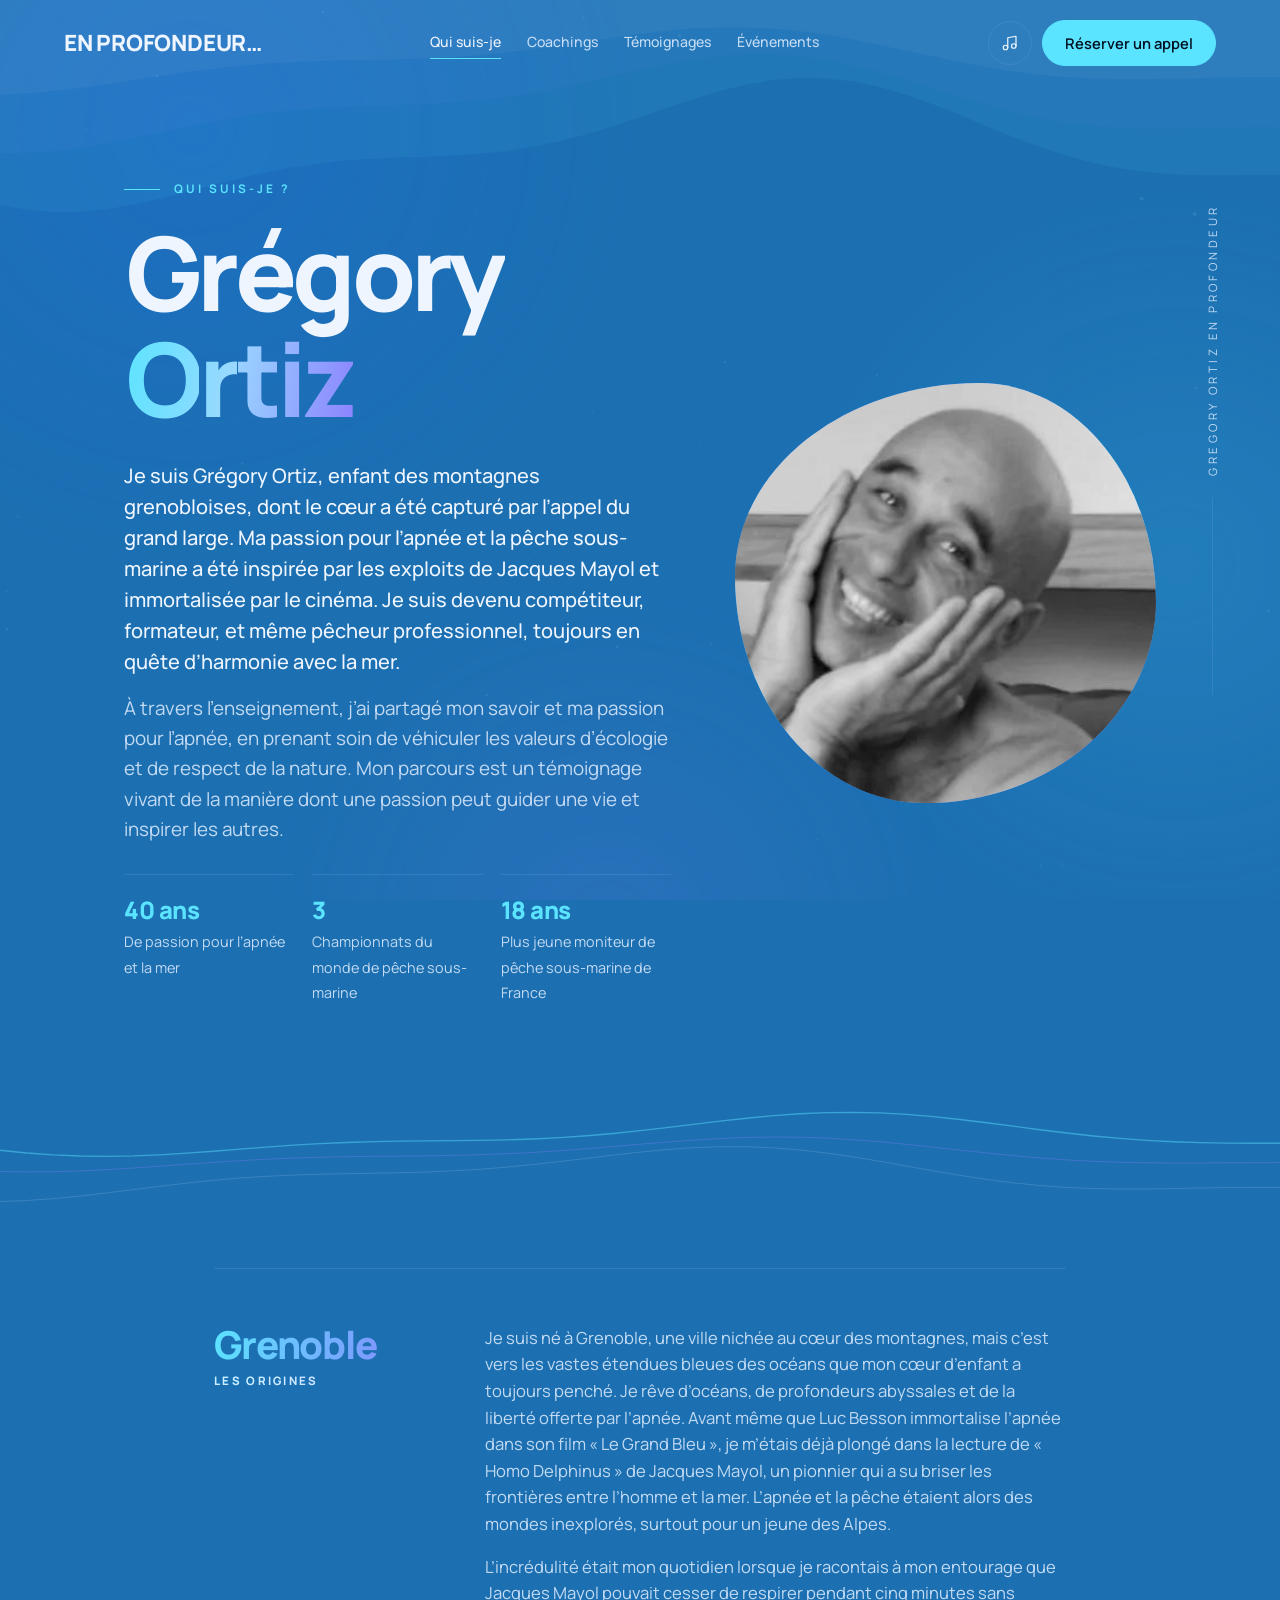
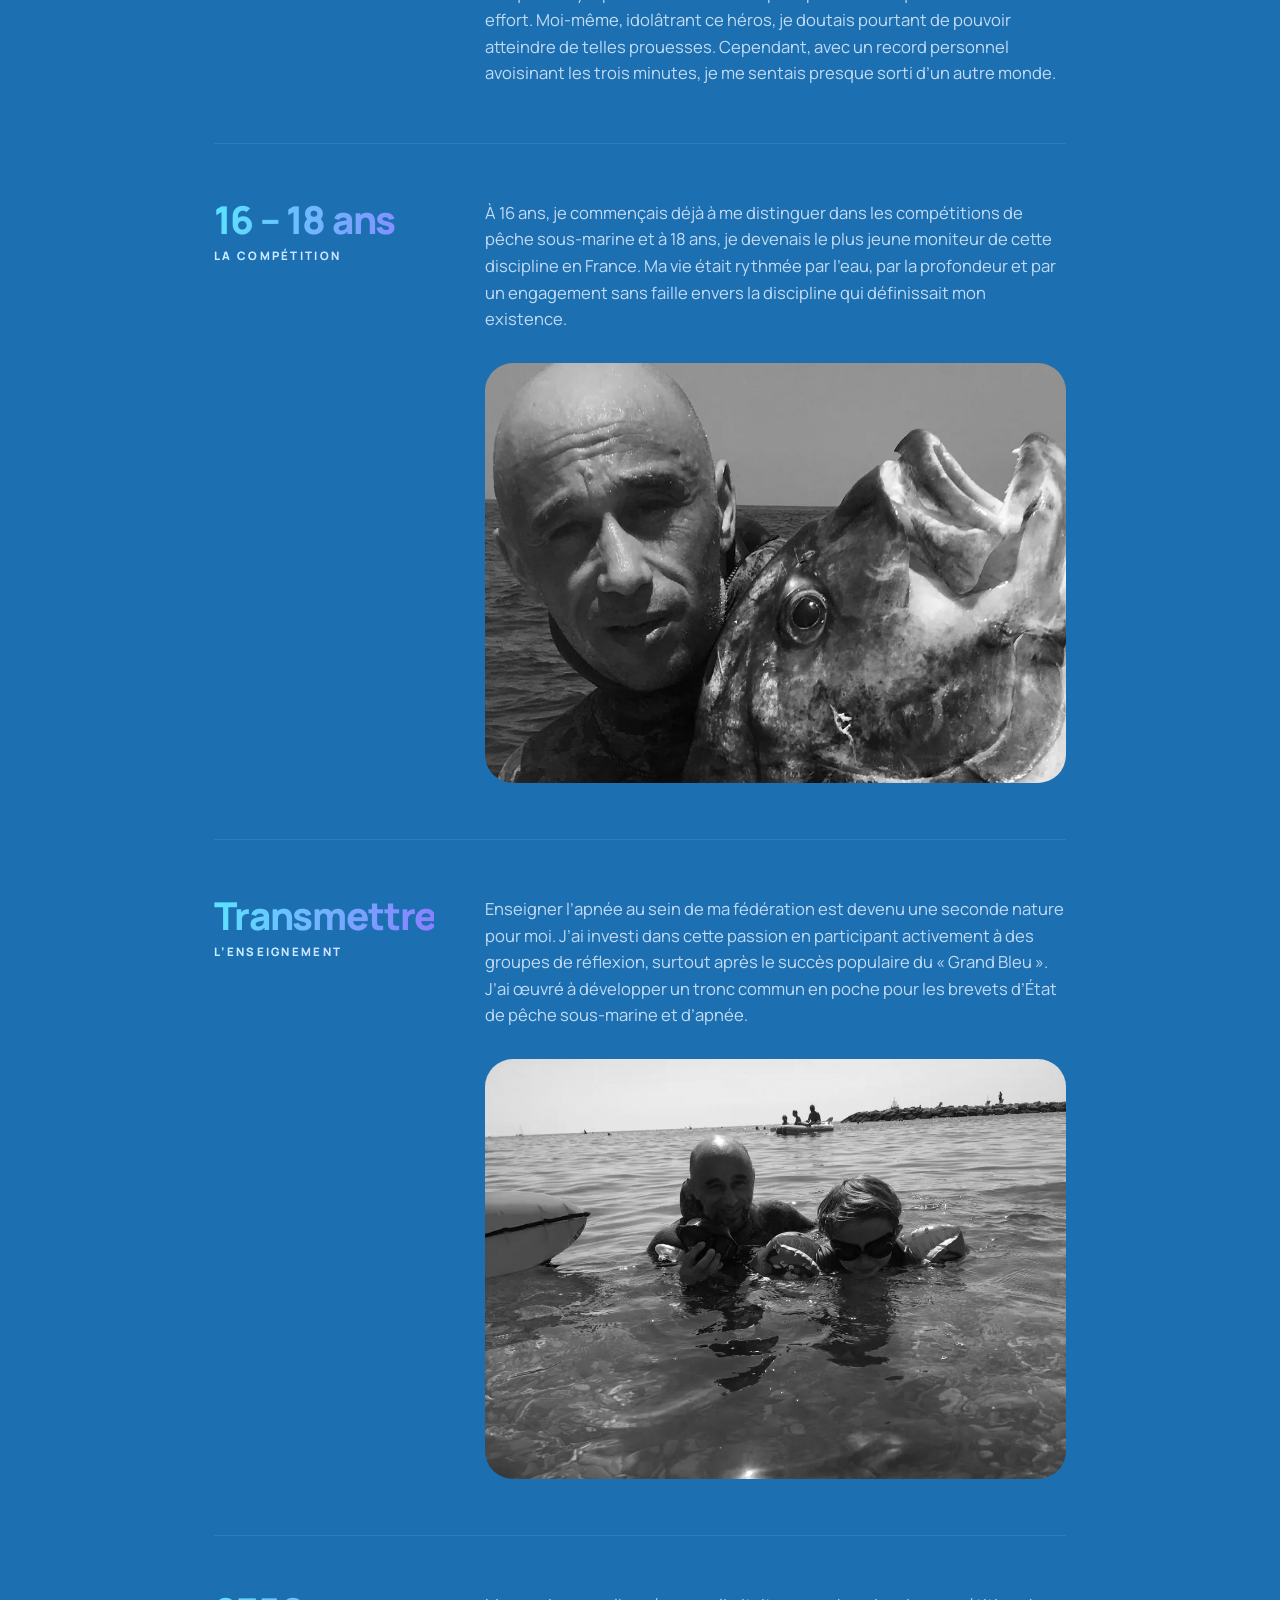
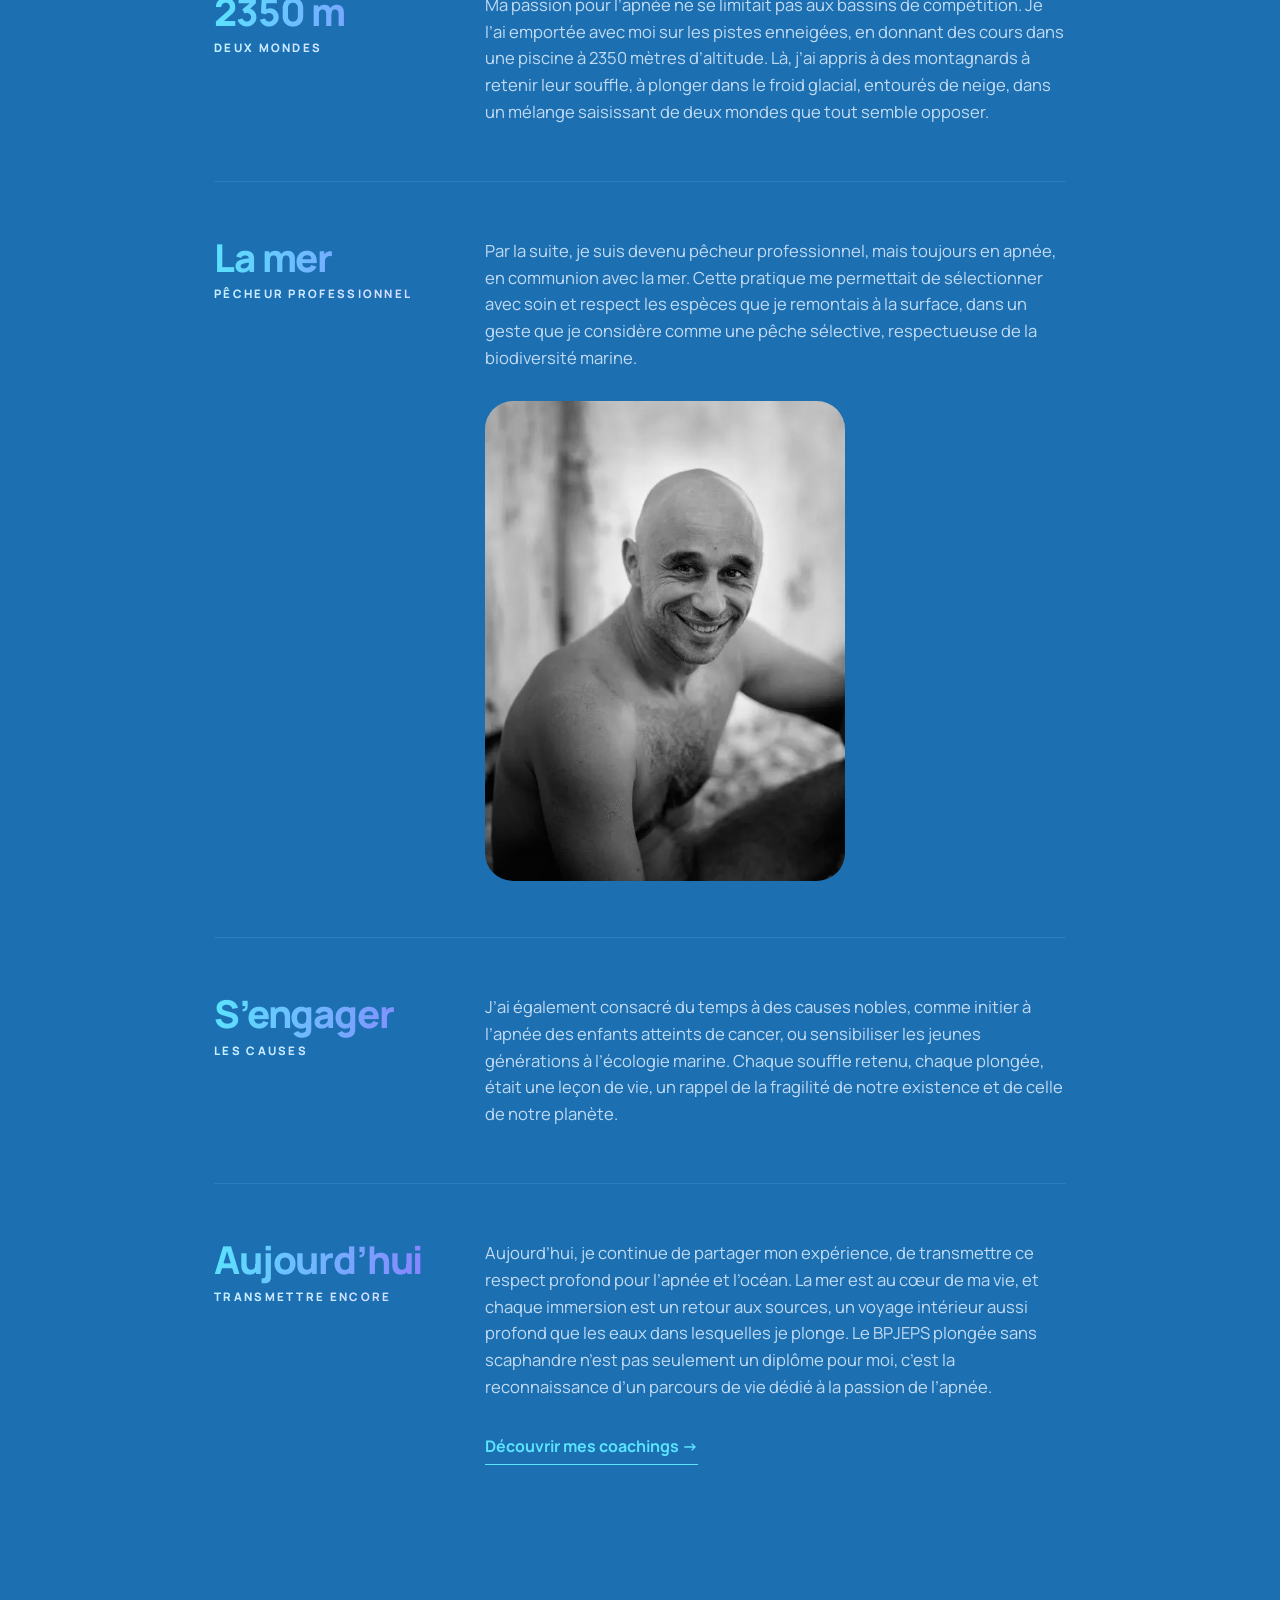
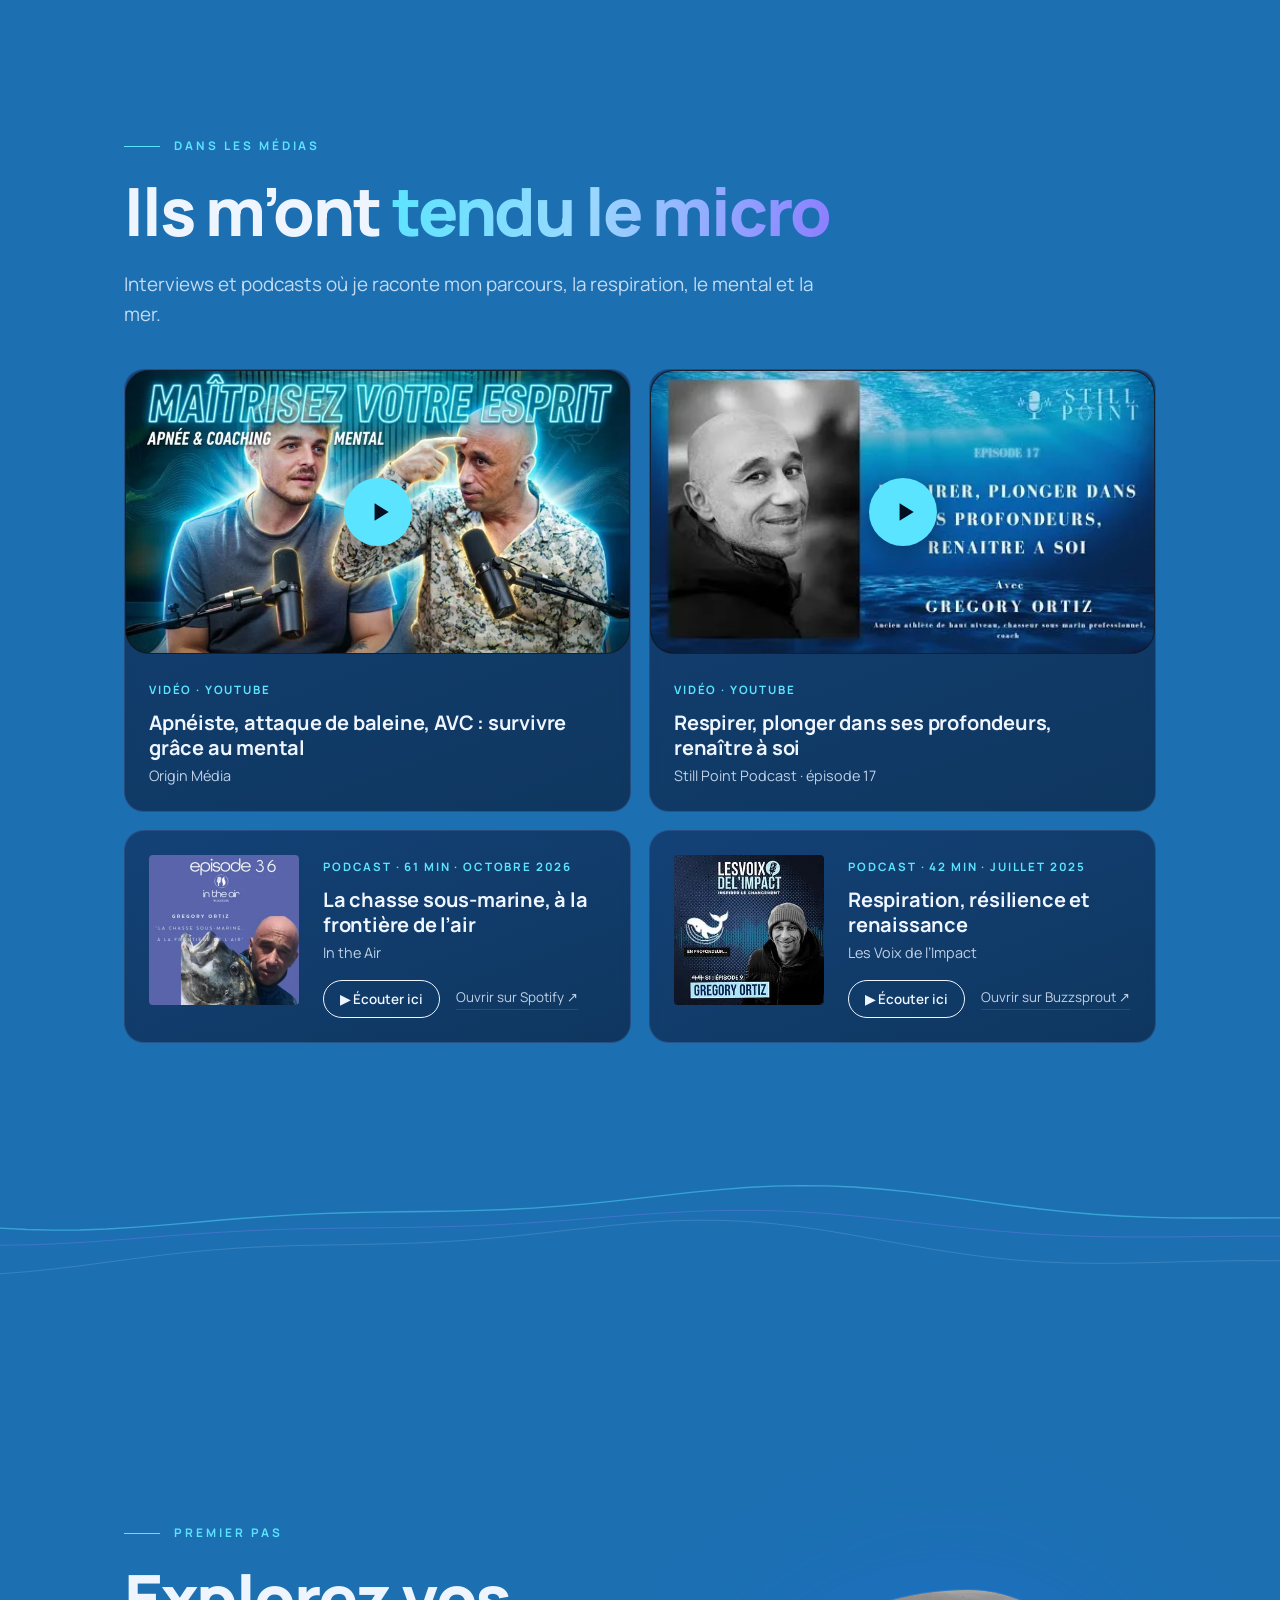
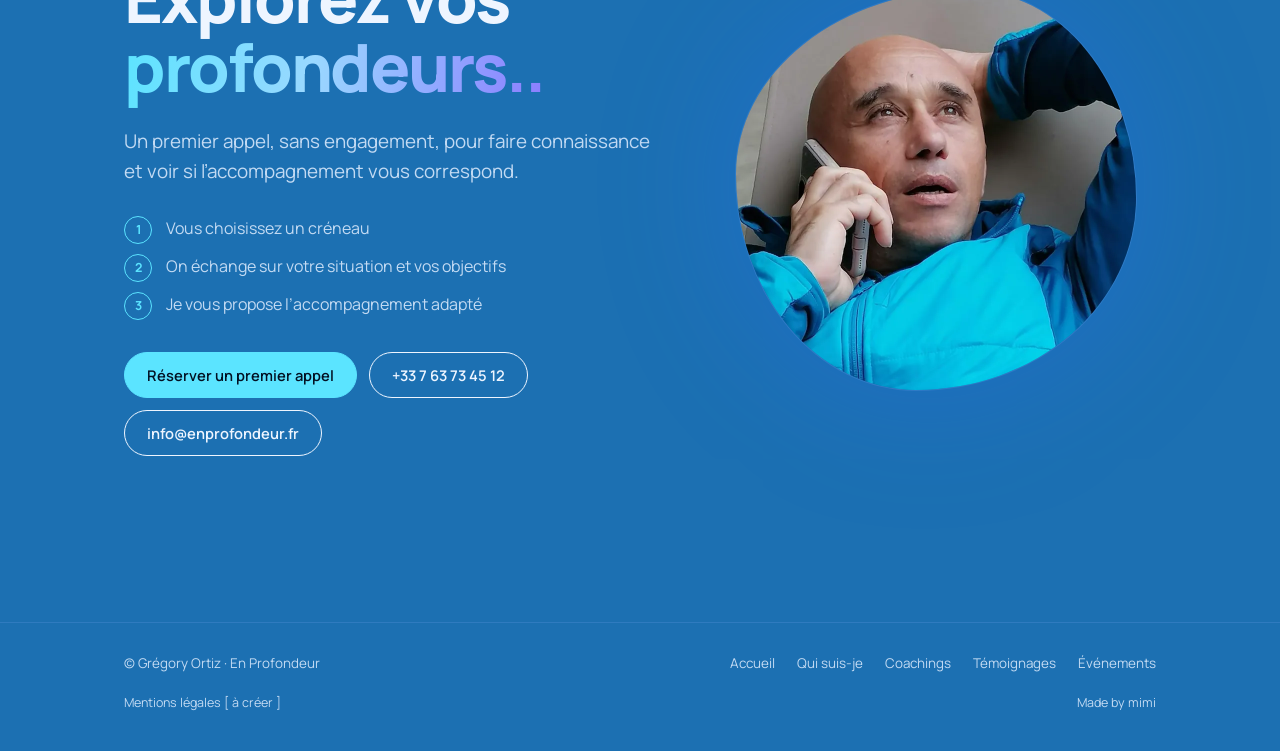
<file: about.html>
<!doctype html>
<html lang="fr">
<head>
<meta charset="utf-8">
<meta name="viewport" content="width=device-width, initial-scale=1">
<meta name="robots" content="noindex, nofollow">
<title>Qui suis-je ? — Grégory Ortiz · En Profondeur</title>
<meta name="description" content="Grégory Ortiz : enfant des montagnes grenobloises, champion de pêche sous-marine, moniteur d’apnée et coach. Son parcours.">
<link rel="preconnect" href="https://fonts.googleapis.com">
<link rel="preconnect" href="https://fonts.gstatic.com" crossorigin>
<link href="https://fonts.googleapis.com/css2?family=Manrope:wght@300;400;500;700;800&display=swap" rel="stylesheet">
<link rel="stylesheet" href="assets/style.css?v=306fcaf2">
</head>
<body>
<div class="aurora" aria-hidden="true"><i></i><i></i><i></i></div>
<div id="glow" aria-hidden="true"></div>
<canvas id="snow" aria-hidden="true"></canvas>

<header class="site">
  <a class="logo" href="index.html">EN PROFONDEUR…</a>
  <nav class="menu" aria-label="Navigation principale"><a href="about.html" aria-current="page">Qui suis-je</a><a href="coaching.html">Coachings</a><a href="temoignages.html">Témoignages</a><a href="evenements.html">Événements</a></nav>
  <div class="hdr-actions">
    <button class="btn icon-btn" id="soundBtn" aria-pressed="false" aria-label="Activer la musique d'ambiance" title="Musique d'ambiance (désactivée par défaut)">
      <svg width="18" height="18" viewBox="0 0 24 24" fill="none" stroke="currentColor" stroke-width="1.6" stroke-linecap="round" stroke-linejoin="round"><path d="M9 18V5l11-2v13"/><circle cx="6" cy="18" r="3"/><circle cx="17" cy="16" r="3"/></svg>
    </button>
    <a class="btn teal" href="#contact">Réserver un appel</a>
    <button class="btn icon-btn burger" id="burger" aria-expanded="false" aria-controls="mobileNav" aria-label="Menu">
      <svg width="20" height="20" viewBox="0 0 24 24" fill="none" stroke="currentColor" stroke-width="1.8"><path d="M4 8h16M4 16h16"/></svg>
    </button>
  </div>
</header>
<nav class="mobile-nav" id="mobileNav" hidden aria-label="Navigation mobile"><a href="index.html">Accueil</a><a href="about.html" aria-current="page">Qui suis-je</a><a href="coaching.html">Coachings</a><a href="temoignages.html">Témoignages</a><a href="evenements.html">Événements</a><a href="#contact" style="color:var(--teal)">Réserver un appel</a></nav>
<div class="side-title" aria-hidden="true"><span>Gregory Ortiz en profondeur</span><i></i></div>

<main>
  <section class="page-head">
    <svg class="hero-waves page-waves" viewBox="0 0 1440 600" preserveAspectRatio="none" aria-hidden="true">
      <path data-wave="fill-top 60 170 2600 0"/><path data-wave="fill-top 44 120 3300 1"/><path data-wave="fill-top 30 70 4100 2"/>
    </svg>
    <div class="about-head">
      <div>
        <p class="eyebrow reveal">Qui suis-je ?</p>
        <h1 class="emerge">Grégory <em>Ortiz</em></h1>
        <p class="intro reveal">Je suis Grégory Ortiz, enfant des montagnes grenobloises, dont le cœur a été capturé par l’appel du grand large. Ma passion pour l’apnée et la pêche sous-marine a été inspirée par les exploits de Jacques Mayol et immortalisée par le cinéma. Je suis devenu compétiteur, formateur, et même pêcheur professionnel, toujours en quête d’harmonie avec la mer.</p>
        <p class="lead reveal" style="margin-top:16px">À travers l’enseignement, j’ai partagé mon savoir et ma passion pour l’apnée, en prenant soin de véhiculer les valeurs d’écologie et de respect de la nature. Mon parcours est un témoignage vivant de la manière dont une passion peut guider une vie et inspirer les autres.</p>
        <div class="facts about-facts">
          <div class="fact reveal"><b>40 ans</b><span>De passion pour l’apnée et la mer</span></div>
          <div class="fact reveal"><b>3</b><span>Championnats du monde de pêche sous-marine</span></div>
          <div class="fact reveal"><b>18 ans</b><span>Plus jeune moniteur de pêche sous-marine de France</span></div>
        </div>
      </div>
      <div class="portrait-card reveal"><img src="img/sourire.webp?v=29f4bae9" alt="Grégory Ortiz, souriant" width="370" height="370"></div>
    </div>
  </section>

  <div class="wave-band" aria-hidden="true"><svg viewBox="0 0 1440 160" preserveAspectRatio="none"><path data-wave="line 18 60 2200 0"/><path data-wave="line 14 80 2800 1"/><path data-wave="line 22 100 3400 2"/></svg></div>
  <section class="story" style="padding-top:2vh">
    <article class="chapter reveal">
      <div class="mark">Grenoble<small>Les origines</small></div>
      <div>
        <p>Je suis né à Grenoble, une ville nichée au cœur des montagnes, mais c’est vers les vastes étendues bleues des océans que mon cœur d’enfant a toujours penché. Je rêve d’océans, de profondeurs abyssales et de la liberté offerte par l’apnée. Avant même que Luc Besson immortalise l’apnée dans son film « Le Grand Bleu », je m’étais déjà plongé dans la lecture de « Homo Delphinus » de Jacques Mayol, un pionnier qui a su briser les frontières entre l’homme et la mer. L’apnée et la pêche étaient alors des mondes inexplorés, surtout pour un jeune des Alpes.</p>
        <p>L’incrédulité était mon quotidien lorsque je racontais à mon entourage que Jacques Mayol pouvait cesser de respirer pendant cinq minutes sans effort. Moi-même, idolâtrant ce héros, je doutais pourtant de pouvoir atteindre de telles prouesses. Cependant, avec un record personnel avoisinant les trois minutes, je me sentais presque sorti d’un autre monde.</p>
      </div>
    </article>

    <article class="chapter reveal">
      <div class="mark">16 – 18 ans<small>La compétition</small></div>
      <div>
        <p>À 16 ans, je commençais déjà à me distinguer dans les compétitions de pêche sous-marine et à 18 ans, je devenais le plus jeune moniteur de cette discipline en France. Ma vie était rythmée par l’eau, par la profondeur et par un engagement sans faille envers la discipline qui définissait mon existence.</p>
        <div class="photo"><img src="img/mer.webp?v=50c2cf0f" alt="Grégory en mer, en combinaison d'apnée" loading="lazy"></div>
      </div>
    </article>

    <article class="chapter reveal">
      <div class="mark">Transmettre<small>L’enseignement</small></div>
      <div>
        <p>Enseigner l’apnée au sein de ma fédération est devenu une seconde nature pour moi. J’ai investi dans cette passion en participant activement à des groupes de réflexion, surtout après le succès populaire du « Grand Bleu ». J’ai œuvré à développer un tronc commun en poche pour les brevets d’État de pêche sous-marine et d’apnée.</p>
        <div class="photo"><img src="img/enfant-apnee.webp?v=4f29471a" alt="Grégory dans l'eau avec un jeune élève équipé de brassards" loading="lazy"></div>
      </div>
    </article>

    <article class="chapter reveal">
      <div class="mark">2350 m<small>Deux mondes</small></div>
      <div>
        <p>Ma passion pour l’apnée ne se limitait pas aux bassins de compétition. Je l’ai emportée avec moi sur les pistes enneigées, en donnant des cours dans une piscine à 2350 mètres d’altitude. Là, j’ai appris à des montagnards à retenir leur souffle, à plonger dans le froid glacial, entourés de neige, dans un mélange saisissant de deux mondes que tout semble opposer.</p>
      </div>
    </article>

    <article class="chapter reveal">
      <div class="mark">La mer<small>Pêcheur professionnel</small></div>
      <div>
        <p>Par la suite, je suis devenu pêcheur professionnel, mais toujours en apnée, en communion avec la mer. Cette pratique me permettait de sélectionner avec soin et respect les espèces que je remontais à la surface, dans un geste que je considère comme une pêche sélective, respectueuse de la biodiversité marine.</p>
        <div class="photo tall"><img src="img/noir-blanc.webp?v=99f7ff6d" alt="Portrait noir et blanc de Grégory" loading="lazy"></div>
      </div>
    </article>

    <article class="chapter reveal">
      <div class="mark">S’engager<small>Les causes</small></div>
      <div>
        <p>J’ai également consacré du temps à des causes nobles, comme initier à l’apnée des enfants atteints de cancer, ou sensibiliser les jeunes générations à l’écologie marine. Chaque souffle retenu, chaque plongée, était une leçon de vie, un rappel de la fragilité de notre existence et de celle de notre planète.</p>
      </div>
    </article>

    <article class="chapter reveal">
      <div class="mark">Aujourd’hui<small>Transmettre encore</small></div>
      <div>
        <p>Aujourd’hui, je continue de partager mon expérience, de transmettre ce respect profond pour l’apnée et l’océan. La mer est au cœur de ma vie, et chaque immersion est un retour aux sources, un voyage intérieur aussi profond que les eaux dans lesquelles je plonge. Le BPJEPS plongée sans scaphandre n’est pas seulement un diplôme pour moi, c’est la reconnaissance d’un parcours de vie dédié à la passion de l’apnée.</p>
        <a class="more" href="coaching.html">Découvrir mes coachings →</a>
      </div>
    </article>
  </section>

  <section id="medias">
    <p class="eyebrow reveal">Dans les médias</p>
    <h2 class="reveal">Ils m’ont <em>tendu le micro</em></h2>
    <p class="lead reveal">Interviews et podcasts où je raconte mon parcours, la respiration, le mental et la mer.</p>
    <div class="media-grid">
      <article class="media-card reveal">
        <div class="embed video" data-embed="https://www.youtube-nocookie.com/embed/V1ZvX-F8CbA?autoplay=1&amp;rel=0" data-title="Origin Média, entretien avec Grégory Ortiz">
          <img src="img/medias/yt-origin.webp?v=8dd865f3" alt="" loading="lazy">
          <button class="embed-play" aria-label="Lire la vidéo"><svg width="26" height="26" viewBox="0 0 24 24" fill="currentColor" aria-hidden="true"><path d="M7 4v16l13-8z"/></svg></button>
        </div>
        <div class="media-meta"><span class="kind">Vidéo · YouTube</span><h3>Apnéiste, attaque de baleine, AVC : survivre grâce au mental</h3><p>Origin Média</p></div>
      </article>
      <article class="media-card reveal">
        <div class="embed video" data-embed="https://www.youtube-nocookie.com/embed/kgQtx-jkKqg?autoplay=1&amp;rel=0" data-title="Still Point Podcast, épisode 17">
          <img src="img/medias/yt-stillpoint.webp?v=0db91a4f" alt="" loading="lazy">
          <button class="embed-play" aria-label="Lire la vidéo"><svg width="26" height="26" viewBox="0 0 24 24" fill="currentColor" aria-hidden="true"><path d="M7 4v16l13-8z"/></svg></button>
        </div>
        <div class="media-meta"><span class="kind">Vidéo · YouTube</span><h3>Respirer, plonger dans ses profondeurs, renaître à soi</h3><p>Still Point Podcast · épisode 17</p></div>
      </article>
      <article class="media-card audio reveal">
        <img class="cover" src="img/medias/in-the-air.webp?v=3b7ff35c" alt="" loading="lazy">
        <div class="media-meta"><span class="kind">Podcast · 61 min · octobre 2026</span><h3>La chasse sous-marine, à la frontière de l’air</h3><p>In the Air</p>
          <div class="embed audio" data-embed="https://open.spotify.com/embed/episode/730JL1DTndHAkJctj1Ofli?autoplay=1" data-height="152" data-title="In the Air, épisode avec Grégory Ortiz"><button class="btn small">▶ Écouter ici</button><a class="ext" href="https://open.spotify.com/episode/730JL1DTndHAkJctj1Ofli" target="_blank" rel="noopener">Ouvrir sur Spotify ↗</a></div>
        </div>
      </article>
      <article class="media-card audio reveal">
        <img class="cover" src="img/medias/voix-impact.webp?v=ace972ec" alt="" loading="lazy">
        <div class="media-meta"><span class="kind">Podcast · 42 min · juillet 2025</span><h3>Respiration, résilience et renaissance</h3><p>Les Voix de l’Impact</p>
          <div class="embed audio" data-embed="https://www.buzzsprout.com/2458383/17482859?client_source=small_player&amp;iframe=true" data-height="200" data-title="Les Voix de l'Impact, épisode avec Grégory Ortiz"><button class="btn small">▶ Écouter ici</button><a class="ext" href="https://www.buzzsprout.com/2458383/episodes/17482859" target="_blank" rel="noopener">Ouvrir sur Buzzsprout ↗</a></div>
        </div>
      </article>
    </div>
  </section>

  <div class="wave-band" aria-hidden="true"><svg viewBox="0 0 1440 160" preserveAspectRatio="none"><path data-wave="line 18 60 2200 0"/><path data-wave="line 14 80 2800 1"/><path data-wave="line 22 100 3400 2"/></svg></div>
  <section id="contact">
    <div class="fond">
      <div>
        <p class="eyebrow reveal">Premier pas</p>
        <h2 class="reveal">Explorez vos <em>profondeurs..</em></h2>
        <p class="lead reveal">Un premier appel, sans engagement, pour faire connaissance et voir si l’accompagnement vous correspond.</p>
        <ol class="steps reveal">
          <li>Vous choisissez un créneau</li>
          <li>On échange sur votre situation et vos objectifs</li>
          <li>Je vous propose l’accompagnement adapté</li>
        </ol>
        <div class="contact-row reveal">
          <a class="btn teal" href="#" title="À brancher sur Calendly / Cal.com">Réserver un premier appel</a>
          <a class="btn" href="tel:+33763734512">+33 7 63 73 45 12</a>
          <a class="btn" href="mailto:info@enprofondeur.fr">info@enprofondeur.fr</a>
        </div>
      </div>
      <div class="round reveal"><img src="img/appel.webp?v=9b1c08bb" alt="Grégory Ortiz au téléphone" loading="lazy"></div>
    </div>
  </section>
</main>
<footer class="site">
  <span>© Grégory Ortiz · En Profondeur</span>
  <nav aria-label="Pied de page"><a href="index.html">Accueil</a><a href="about.html">Qui suis-je</a><a href="coaching.html">Coachings</a><a href="temoignages.html">Témoignages</a><a href="evenements.html">Événements</a></nav>
  <div class="legal"><a href="#" title="Obligatoire : page à créer">Mentions légales [ à créer ]</a><span>Made by mimi</span></div>
</footer>
<script src="assets/site.js?v=fc9d92ca"></script>
</body>
</html>
</file>
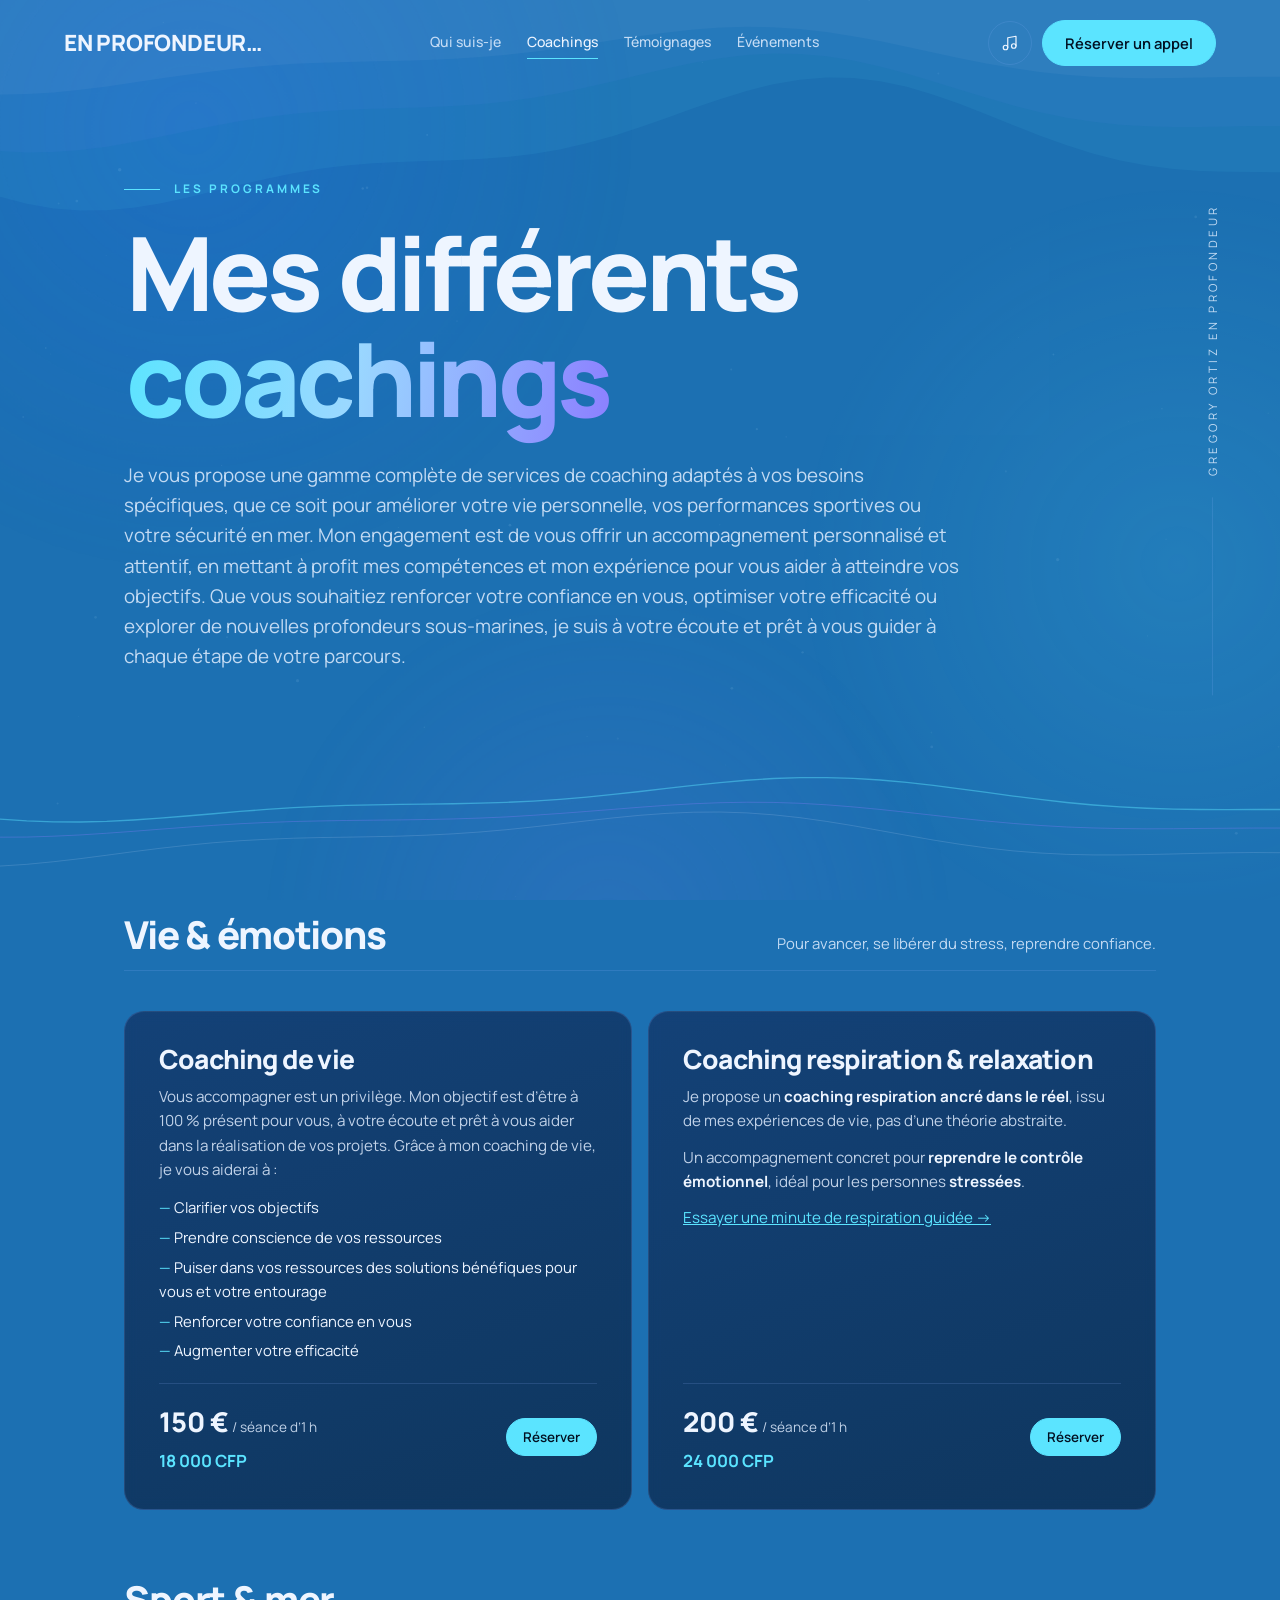
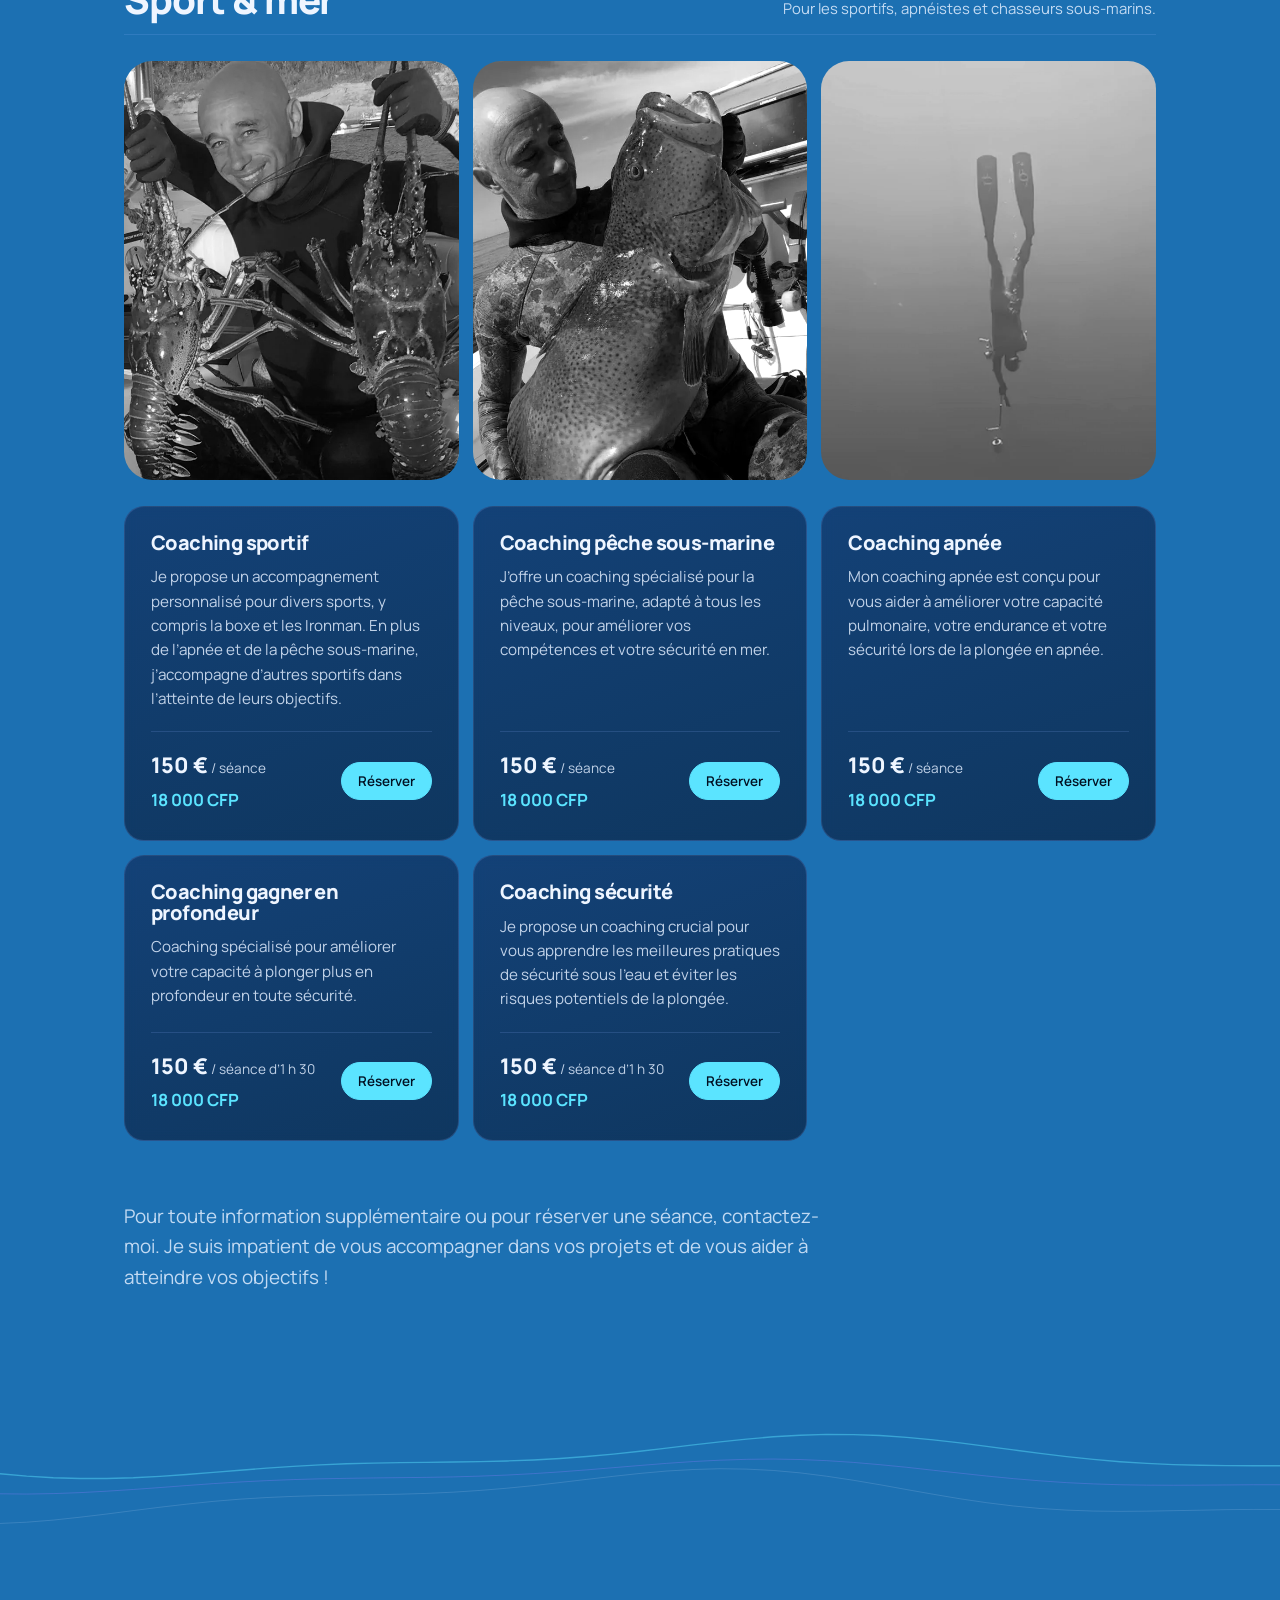
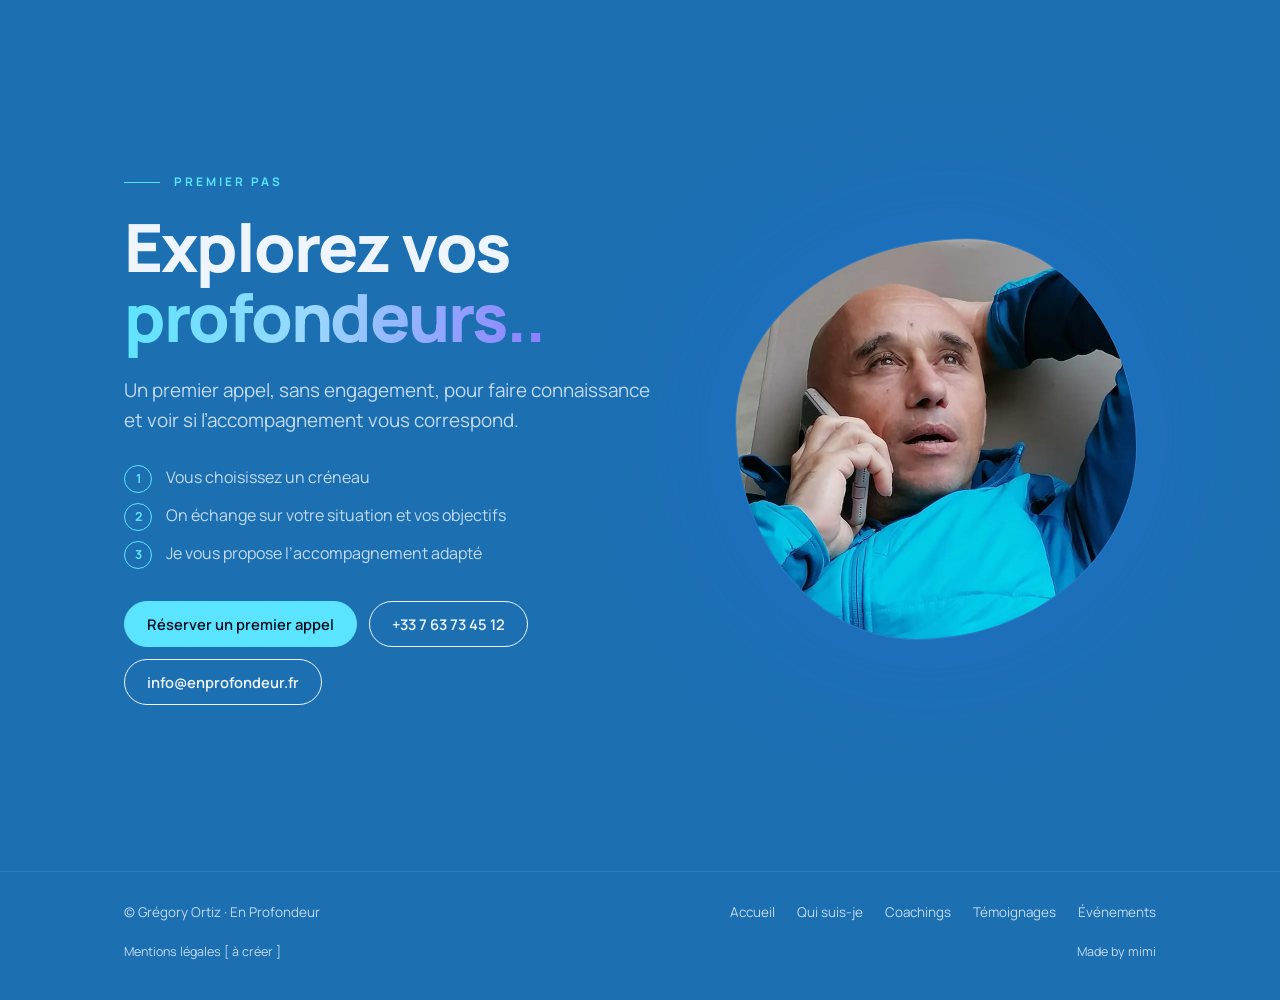
<file: coaching.html>
<!doctype html>
<html lang="fr">
<head>
<meta charset="utf-8">
<meta name="viewport" content="width=device-width, initial-scale=1">
<meta name="robots" content="noindex, nofollow">
<title>Mes différents coachings — En Profondeur</title>
<meta name="description" content="Coaching de vie, respiration et relaxation, coaching sportif, apnée, pêche sous-marine, profondeur et sécurité. Tarifs et réservation.">
<link rel="preconnect" href="https://fonts.googleapis.com">
<link rel="preconnect" href="https://fonts.gstatic.com" crossorigin>
<link href="https://fonts.googleapis.com/css2?family=Manrope:wght@300;400;500;700;800&display=swap" rel="stylesheet">
<link rel="stylesheet" href="assets/style.css?v=306fcaf2">
</head>
<body>
<div class="aurora" aria-hidden="true"><i></i><i></i><i></i></div>
<div id="glow" aria-hidden="true"></div>
<canvas id="snow" aria-hidden="true"></canvas>

<header class="site">
  <a class="logo" href="index.html">EN PROFONDEUR…</a>
  <nav class="menu" aria-label="Navigation principale"><a href="about.html">Qui suis-je</a><a href="coaching.html" aria-current="page">Coachings</a><a href="temoignages.html">Témoignages</a><a href="evenements.html">Événements</a></nav>
  <div class="hdr-actions">
    <button class="btn icon-btn" id="soundBtn" aria-pressed="false" aria-label="Activer la musique d'ambiance" title="Musique d'ambiance (désactivée par défaut)">
      <svg width="18" height="18" viewBox="0 0 24 24" fill="none" stroke="currentColor" stroke-width="1.6" stroke-linecap="round" stroke-linejoin="round"><path d="M9 18V5l11-2v13"/><circle cx="6" cy="18" r="3"/><circle cx="17" cy="16" r="3"/></svg>
    </button>
    <a class="btn teal" href="#contact">Réserver un appel</a>
    <button class="btn icon-btn burger" id="burger" aria-expanded="false" aria-controls="mobileNav" aria-label="Menu">
      <svg width="20" height="20" viewBox="0 0 24 24" fill="none" stroke="currentColor" stroke-width="1.8"><path d="M4 8h16M4 16h16"/></svg>
    </button>
  </div>
</header>
<nav class="mobile-nav" id="mobileNav" hidden aria-label="Navigation mobile"><a href="index.html">Accueil</a><a href="about.html">Qui suis-je</a><a href="coaching.html" aria-current="page">Coachings</a><a href="temoignages.html">Témoignages</a><a href="evenements.html">Événements</a><a href="#contact" style="color:var(--teal)">Réserver un appel</a></nav>
<div class="side-title" aria-hidden="true"><span>Gregory Ortiz en profondeur</span><i></i></div>

<main>
  <section class="page-head">
    <svg class="hero-waves page-waves" viewBox="0 0 1440 600" preserveAspectRatio="none" aria-hidden="true">
      <path data-wave="fill-top 60 170 2600 0"/><path data-wave="fill-top 44 120 3300 1"/><path data-wave="fill-top 30 70 4100 2"/>
    </svg>
    <p class="eyebrow reveal">Les programmes</p>
    <h1 class="emerge">Mes différents <em>coachings</em></h1>
    <p class="lead reveal">Je vous propose une gamme complète de services de coaching adaptés à vos besoins spécifiques, que ce soit pour améliorer votre vie personnelle, vos performances sportives ou votre sécurité en mer. Mon engagement est de vous offrir un accompagnement personnalisé et attentif, en mettant à profit mes compétences et mon expérience pour vous aider à atteindre vos objectifs. Que vous souhaitiez renforcer votre confiance en vous, optimiser votre efficacité ou explorer de nouvelles profondeurs sous-marines, je suis à votre écoute et prêt à vous guider à chaque étape de votre parcours.</p>
  </section>

  <div class="wave-band" aria-hidden="true"><svg viewBox="0 0 1440 160" preserveAspectRatio="none"><path data-wave="line 18 60 2200 0"/><path data-wave="line 14 80 2800 1"/><path data-wave="line 22 100 3400 2"/></svg></div>
  <section style="padding-top:0">
    <div class="group-title reveal" style="margin-top:0"><h2>Vie &amp; émotions</h2><p>Pour avancer, se libérer du stress, reprendre confiance.</p></div>
    <div class="main-offers">
      <article class="offer reveal" id="coaching-vie">
        <h3>Coaching de vie</h3>
        <div class="grow"><p>Vous accompagner est un privilège. Mon objectif est d’être à 100 % présent pour vous, à votre écoute et prêt à vous aider dans la réalisation de vos projets. Grâce à mon coaching de vie, je vous aiderai à :</p><ul style="margin-top:14px"><li>Clarifier vos objectifs</li><li>Prendre conscience de vos ressources</li><li>Puiser dans vos ressources des solutions bénéfiques pour vous et votre entourage</li><li>Renforcer votre confiance en vous</li><li>Augmenter votre efficacité</li></ul></div>
        <div class="price"><div><b>150 €</b> <span>/ séance d’1 h</span><span class="cfp">18 000 CFP</span></div><a class="btn teal small" href="#contact">Réserver</a></div>
      </article>
      <article class="offer reveal" id="coaching-respiration">
        <h3>Coaching respiration &amp; relaxation</h3>
        <div class="grow"><p>Je propose un <strong>coaching respiration ancré dans le réel</strong>, issu de mes expériences de vie, pas d’une théorie abstraite.</p><p style="margin-top:12px">Un accompagnement concret pour <strong>reprendre le contrôle émotionnel</strong>, idéal pour les personnes <strong>stressées</strong>.</p><p style="margin-top:12px"><a href="index.html#essayer" style="color:var(--teal)">Essayer une minute de respiration guidée →</a></p></div>
        <div class="price"><div><b>200 €</b> <span>/ séance d’1 h</span><span class="cfp">24 000 CFP</span></div><a class="btn teal small" href="#contact">Réserver</a></div>
      </article>
    </div>

    <div class="group-title reveal"><h2>Sport &amp; mer</h2><p>Pour les sportifs, apnéistes et chasseurs sous-marins.</p></div>
    <div class="strip reveal">
      <figure class="photo"><img src="img/langoustes.webp?v=515b0f77" alt="Grégory en combinaison, deux langoustes à la main" loading="lazy"></figure>
      <figure class="photo"><img src="img/merou.webp?v=2ae2b4cb" alt="Grégory sur un bateau avec un mérou rouge" loading="lazy"></figure>
      <figure class="photo"><img src="img/descente-apnee.webp?v=53bd5e6b" alt="Grégory en descente en apnée, palmes vers la surface, dans le grand bleu" loading="lazy"></figure>
    </div>
    <div class="offers-sm">
      <article class="offer reveal" id="coaching-sportif">
        <h3>Coaching sportif</h3>
        <div class="grow"><p>Je propose un accompagnement personnalisé pour divers sports, y compris la boxe et les Ironman. En plus de l’apnée et de la pêche sous-marine, j’accompagne d’autres sportifs dans l’atteinte de leurs objectifs.</p></div>
        <div class="price"><div><b>150 €</b> <span>/ séance</span><span class="cfp">18 000 CFP</span></div><a class="btn teal small" href="#contact">Réserver</a></div>
      </article>
      <article class="offer reveal" id="coaching-peche">
        <h3>Coaching pêche sous-marine</h3>
        <div class="grow"><p>J’offre un coaching spécialisé pour la pêche sous-marine, adapté à tous les niveaux, pour améliorer vos compétences et votre sécurité en mer.</p></div>
        <div class="price"><div><b>150 €</b> <span>/ séance</span><span class="cfp">18 000 CFP</span></div><a class="btn teal small" href="#contact">Réserver</a></div>
      </article>
      <article class="offer reveal" id="coaching-apnee">
        <h3>Coaching apnée</h3>
        <div class="grow"><p>Mon coaching apnée est conçu pour vous aider à améliorer votre capacité pulmonaire, votre endurance et votre sécurité lors de la plongée en apnée.</p></div>
        <div class="price"><div><b>150 €</b> <span>/ séance</span><span class="cfp">18 000 CFP</span></div><a class="btn teal small" href="#contact">Réserver</a></div>
      </article>
      <article class="offer reveal" id="coaching-profondeur">
        <h3>Coaching gagner en profondeur</h3>
        <div class="grow"><p>Coaching spécialisé pour améliorer votre capacité à plonger plus en profondeur en toute sécurité.</p></div>
        <div class="price"><div><b>150 €</b> <span>/ séance d’1 h 30</span><span class="cfp">18 000 CFP</span></div><a class="btn teal small" href="#contact">Réserver</a></div>
      </article>
      <article class="offer reveal" id="coaching-securite">
        <h3>Coaching sécurité</h3>
        <div class="grow"><p>Je propose un coaching crucial pour vous apprendre les meilleures pratiques de sécurité sous l’eau et éviter les risques potentiels de la plongée.</p></div>
        <div class="price"><div><b>150 €</b> <span>/ séance d’1 h 30</span><span class="cfp">18 000 CFP</span></div><a class="btn teal small" href="#contact">Réserver</a></div>
      </article>
    </div>
    <p class="lead reveal" style="margin-top:60px">Pour toute information supplémentaire ou pour réserver une séance, contactez-moi. Je suis impatient de vous accompagner dans vos projets et de vous aider à atteindre vos objectifs !</p>
  </section>

  <div class="wave-band" aria-hidden="true"><svg viewBox="0 0 1440 160" preserveAspectRatio="none"><path data-wave="line 18 60 2200 0"/><path data-wave="line 14 80 2800 1"/><path data-wave="line 22 100 3400 2"/></svg></div>
  <section id="contact">
    <div class="fond">
      <div>
        <p class="eyebrow reveal">Premier pas</p>
        <h2 class="reveal">Explorez vos <em>profondeurs..</em></h2>
        <p class="lead reveal">Un premier appel, sans engagement, pour faire connaissance et voir si l’accompagnement vous correspond.</p>
        <ol class="steps reveal">
          <li>Vous choisissez un créneau</li>
          <li>On échange sur votre situation et vos objectifs</li>
          <li>Je vous propose l’accompagnement adapté</li>
        </ol>
        <div class="contact-row reveal">
          <a class="btn teal" href="#" title="À brancher sur Calendly / Cal.com">Réserver un premier appel</a>
          <a class="btn" href="tel:+33763734512">+33 7 63 73 45 12</a>
          <a class="btn" href="mailto:info@enprofondeur.fr">info@enprofondeur.fr</a>
        </div>
      </div>
      <div class="round reveal"><img src="img/appel.webp?v=9b1c08bb" alt="Grégory Ortiz au téléphone" loading="lazy"></div>
    </div>
  </section>
</main>
<footer class="site">
  <span>© Grégory Ortiz · En Profondeur</span>
  <nav aria-label="Pied de page"><a href="index.html">Accueil</a><a href="about.html">Qui suis-je</a><a href="coaching.html">Coachings</a><a href="temoignages.html">Témoignages</a><a href="evenements.html">Événements</a></nav>
  <div class="legal"><a href="#" title="Obligatoire : page à créer">Mentions légales [ à créer ]</a><span>Made by mimi</span></div>
</footer>
<script src="assets/site.js?v=fc9d92ca"></script>
</body>
</html>
</file>
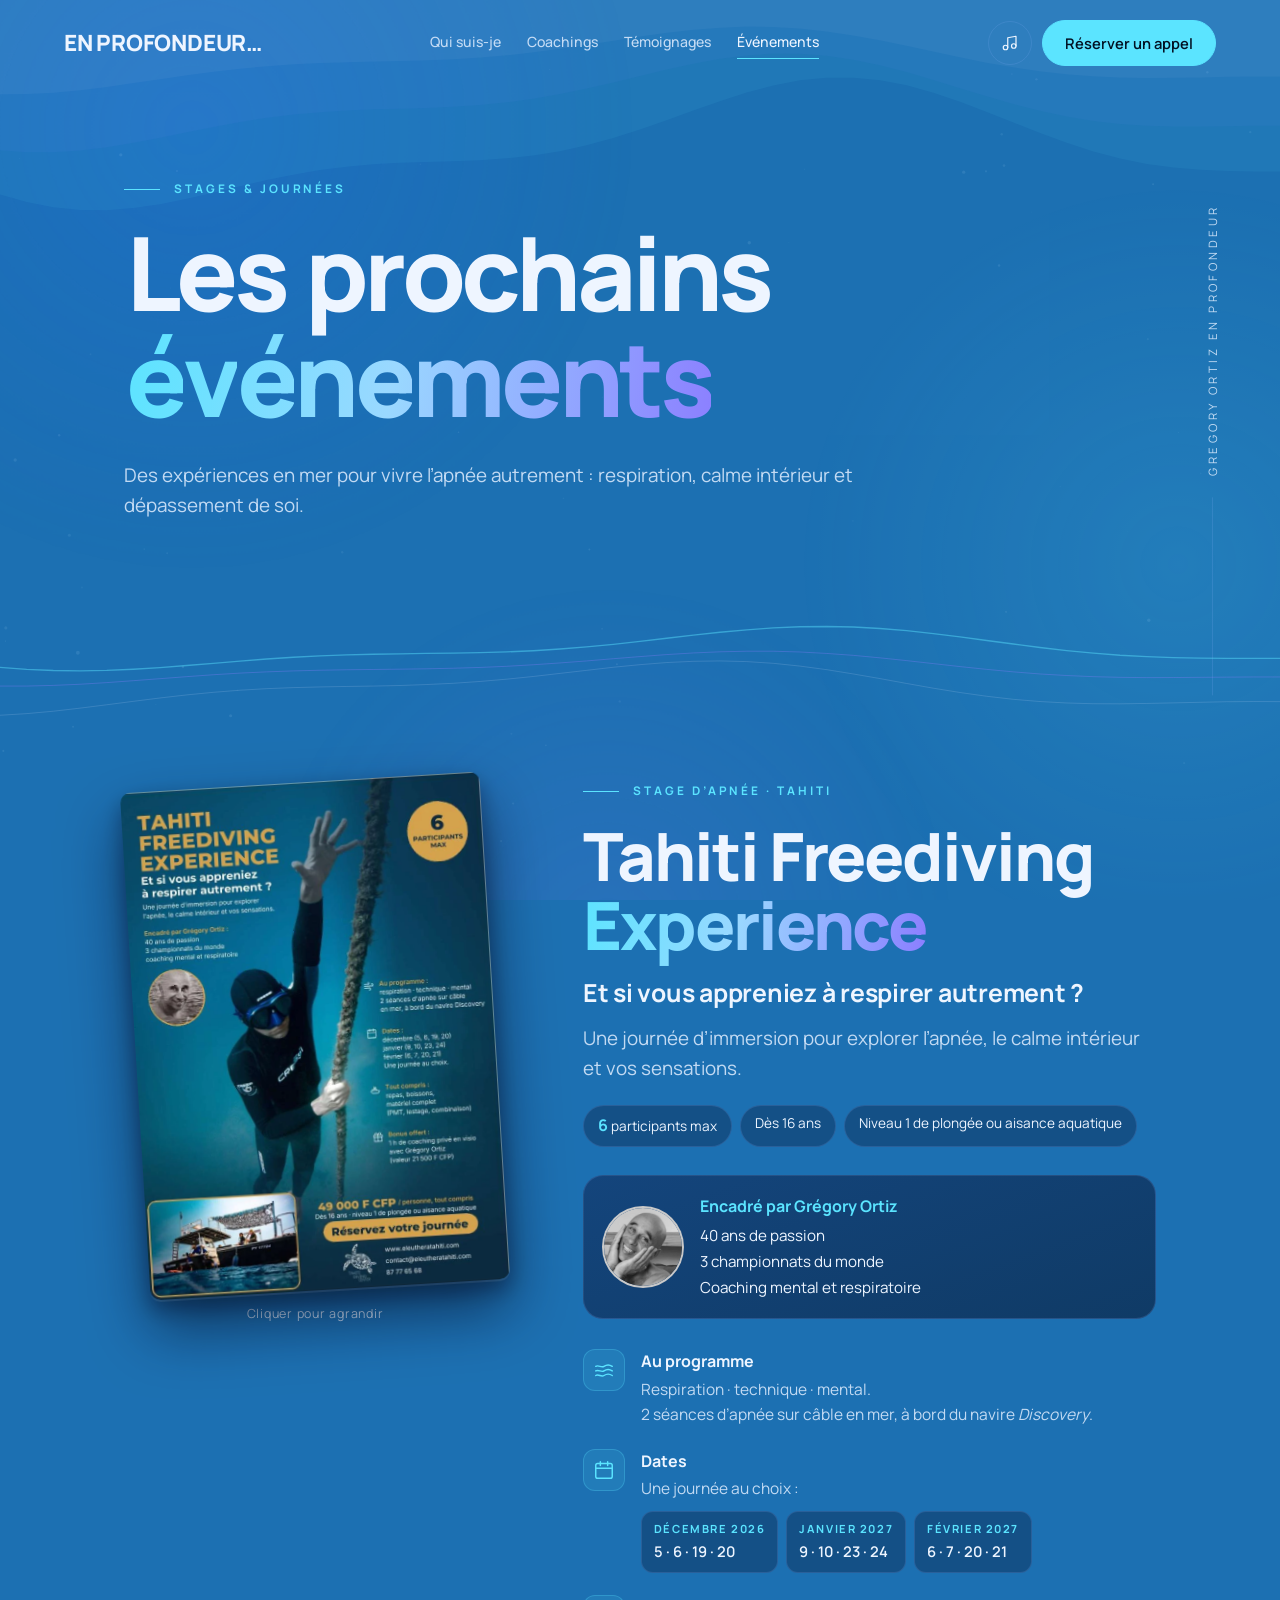
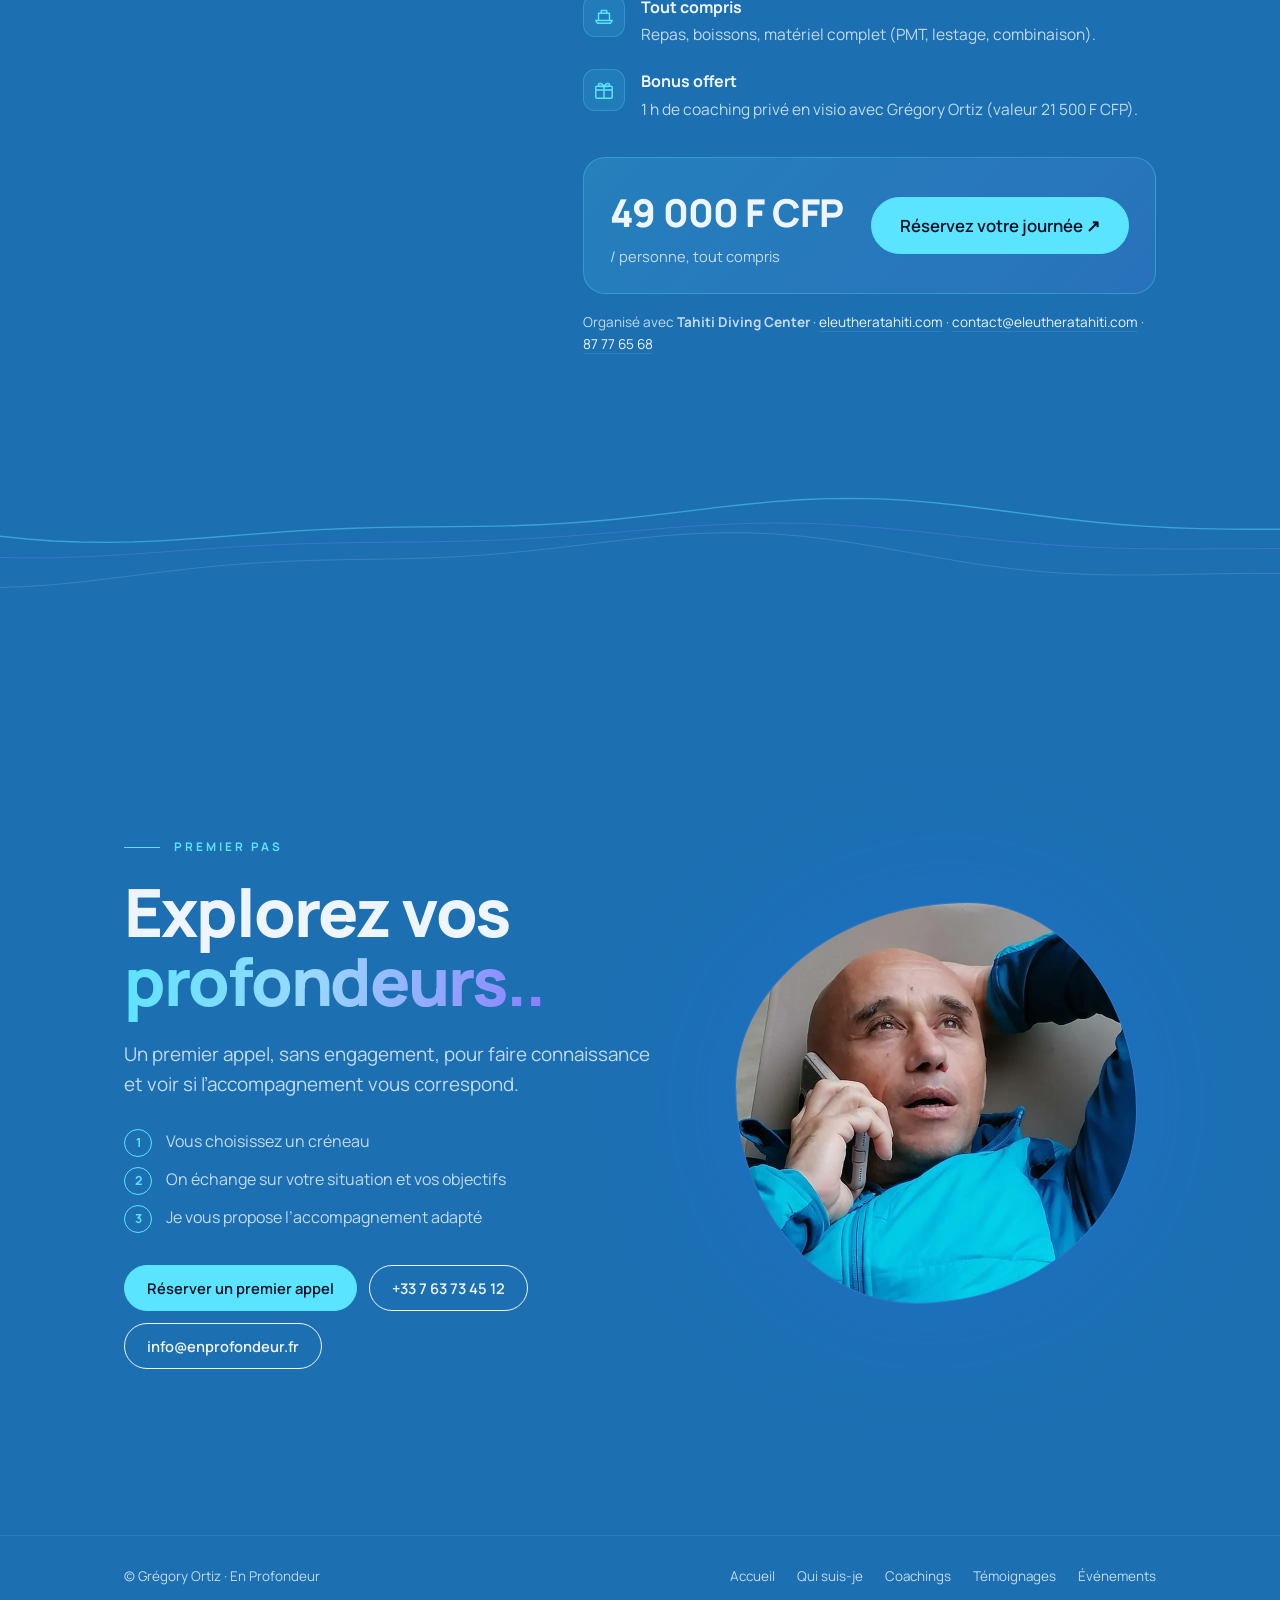
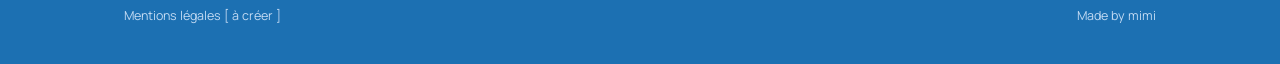
<file: evenements.html>
<!doctype html>
<html lang="fr">
<head>
<meta charset="utf-8">
<meta name="viewport" content="width=device-width, initial-scale=1">
<meta name="robots" content="noindex, nofollow">
<title>Événements — Tahiti Freediving Experience · En Profondeur</title>
<meta name="description" content="Tahiti Freediving Experience : une journée d'immersion pour explorer l'apnée, le calme intérieur et vos sensations, encadrée par Grégory Ortiz. 6 participants maximum.">
<link rel="preconnect" href="https://fonts.googleapis.com">
<link rel="preconnect" href="https://fonts.gstatic.com" crossorigin>
<link href="https://fonts.googleapis.com/css2?family=Manrope:wght@300;400;500;700;800&display=swap" rel="stylesheet">
<link rel="stylesheet" href="assets/style.css?v=306fcaf2">
</head>
<body>
<div class="aurora" aria-hidden="true"><i></i><i></i><i></i></div>
<div id="glow" aria-hidden="true"></div>
<canvas id="snow" aria-hidden="true"></canvas>

<header class="site">
  <a class="logo" href="index.html">EN PROFONDEUR…</a>
  <nav class="menu" aria-label="Navigation principale"><a href="about.html">Qui suis-je</a><a href="coaching.html">Coachings</a><a href="temoignages.html">Témoignages</a><a href="evenements.html" aria-current="page">Événements</a></nav>
  <div class="hdr-actions">
    <button class="btn icon-btn" id="soundBtn" aria-pressed="false" aria-label="Activer la musique d'ambiance" title="Musique d'ambiance (désactivée par défaut)">
      <svg width="18" height="18" viewBox="0 0 24 24" fill="none" stroke="currentColor" stroke-width="1.6" stroke-linecap="round" stroke-linejoin="round"><path d="M9 18V5l11-2v13"/><circle cx="6" cy="18" r="3"/><circle cx="17" cy="16" r="3"/></svg>
    </button>
    <a class="btn teal" href="#contact">Réserver un appel</a>
    <button class="btn icon-btn burger" id="burger" aria-expanded="false" aria-controls="mobileNav" aria-label="Menu">
      <svg width="20" height="20" viewBox="0 0 24 24" fill="none" stroke="currentColor" stroke-width="1.8"><path d="M4 8h16M4 16h16"/></svg>
    </button>
  </div>
</header>
<nav class="mobile-nav" id="mobileNav" hidden aria-label="Navigation mobile"><a href="index.html">Accueil</a><a href="about.html">Qui suis-je</a><a href="coaching.html">Coachings</a><a href="temoignages.html">Témoignages</a><a href="evenements.html" aria-current="page">Événements</a><a href="#contact" style="color:var(--teal)">Réserver un appel</a></nav>
<div class="side-title" aria-hidden="true"><span>Gregory Ortiz en profondeur</span><i></i></div>

<main>
  <section class="page-head">
    <svg class="hero-waves page-waves" viewBox="0 0 1440 600" preserveAspectRatio="none" aria-hidden="true">
      <path data-wave="fill-top 60 170 2600 0"/><path data-wave="fill-top 44 120 3300 1"/><path data-wave="fill-top 30 70 4100 2"/>
    </svg>
    <p class="eyebrow reveal">Stages &amp; journées</p>
    <h1 class="emerge">Les prochains <em>événements</em></h1>
    <p class="lead reveal">Des expériences en mer pour vivre l’apnée autrement : respiration, calme intérieur et dépassement de soi.</p>
  </section>
  <div class="wave-band" aria-hidden="true"><svg viewBox="0 0 1440 160" preserveAspectRatio="none"><path data-wave="line 18 60 2200 0"/><path data-wave="line 14 80 2800 1"/><path data-wave="line 22 100 3400 2"/></svg></div>
  <section class="event" id="tahiti-freediving">
    <div class="event-grid">
      <div class="event-flyer reveal">
        <a href="img/evenements/tahiti-freediving-experience.webp?v=1e9577a4" target="_blank" rel="noopener" class="flyer" aria-label="Voir le flyer en grand">
          <img src="img/evenements/tahiti-freediving-experience.webp?v=1e9577a4" alt="Flyer Tahiti Freediving Experience" width="750" height="1059" loading="lazy">
        </a>
        <span class="flyer-hint">Cliquer pour agrandir</span>
      </div>
      <div class="event-body">
        <p class="eyebrow reveal">Stage d’apnée · Tahiti</p>
        <h2 class="reveal">Tahiti Freediving <em>Experience</em></h2>
        <p class="event-q reveal">Et si vous appreniez à respirer autrement ?</p>
        <p class="lead reveal">Une journée d’immersion pour explorer l’apnée, le calme intérieur et vos sensations.</p>
        <div class="event-badges reveal"><span class="badge"><b>6</b> participants max</span><span class="badge">Dès 16 ans</span><span class="badge">Niveau 1 de plongée ou aisance aquatique</span></div>

        <div class="event-coach reveal">
          <img src="img/sourire.webp?v=29f4bae9" alt="" width="370" height="370">
          <div><b>Encadré par Grégory Ortiz</b>
            <ul><li>40 ans de passion</li><li>3 championnats du monde</li><li>Coaching mental et respiratoire</li></ul></div>
        </div>

        <div class="event-info">
          <div class="info reveal"><span class="ico"><svg width="22" height="22" viewBox="0 0 24 24" fill="none" stroke="currentColor" stroke-width="1.6" stroke-linecap="round"><path d="M3 8c3-2 6 2 9 0s6-2 9 0"/><path d="M3 13c3-2 6 2 9 0s6-2 9 0"/><path d="M3 18c3-2 6 2 9 0s6-2 9 0"/></svg></span><div><b>Au programme</b><p>Respiration · technique · mental.<br>2 séances d’apnée sur câble en mer, à bord du navire <i>Discovery</i>.</p></div></div>
          <div class="info reveal"><span class="ico"><svg width="22" height="22" viewBox="0 0 24 24" fill="none" stroke="currentColor" stroke-width="1.6" stroke-linecap="round"><rect x="3" y="5" width="18" height="16" rx="2"/><path d="M3 10h18M8 3v4M16 3v4"/></svg></span><div><b>Dates</b><p>Une journée au choix :</p>
            <div class="dates"><span><em>Décembre 2026</em>5 · 6 · 19 · 20</span><span><em>Janvier 2027</em>9 · 10 · 23 · 24</span><span><em>Février 2027</em>6 · 7 · 20 · 21</span></div></div></div>
          <div class="info reveal"><span class="ico"><svg width="22" height="22" viewBox="0 0 24 24" fill="none" stroke="currentColor" stroke-width="1.6" stroke-linecap="round" stroke-linejoin="round"><path d="M3 17l2 3h14l2-3H3z"/><path d="M6 17V9h12v8"/><path d="M9 9V6h6v3"/></svg></span><div><b>Tout compris</b><p>Repas, boissons, matériel complet (PMT, lestage, combinaison).</p></div></div>
          <div class="info reveal"><span class="ico"><svg width="22" height="22" viewBox="0 0 24 24" fill="none" stroke="currentColor" stroke-width="1.6" stroke-linecap="round"><rect x="3" y="8" width="18" height="13" rx="1.5"/><path d="M12 8v13M3 12h18"/><path d="M12 8c-2-4-6-4-6-1.5S10 8 12 8c2 0 6 1 6-1.5S14 4 12 8z"/></svg></span><div><b>Bonus offert</b><p>1 h de coaching privé en visio avec Grégory Ortiz (valeur 21 500 F CFP).</p></div></div>
        </div>

        <div class="event-price reveal">
          <div><b>49 000 F CFP</b><span>/ personne, tout compris</span></div>
          <a class="btn teal big" href="https://www.eleutheratahiti.com/fr/contact" target="_blank" rel="noopener">Réservez votre journée ↗</a>
        </div>
        <p class="event-org reveal">Organisé avec <b>Tahiti Diving Center</b> · <a href="https://www.eleutheratahiti.com" target="_blank" rel="noopener">eleutheratahiti.com</a> · <a href="mailto:contact@eleutheratahiti.com">contact@eleutheratahiti.com</a> · <a href="tel:+68987776568">87 77 65 68</a></p>
      </div>
    </div>
  </section>

  <div class="wave-band" aria-hidden="true"><svg viewBox="0 0 1440 160" preserveAspectRatio="none"><path data-wave="line 18 60 2200 0"/><path data-wave="line 14 80 2800 1"/><path data-wave="line 22 100 3400 2"/></svg></div>
  <section id="contact">
    <div class="fond">
      <div>
        <p class="eyebrow reveal">Premier pas</p>
        <h2 class="reveal">Explorez vos <em>profondeurs..</em></h2>
        <p class="lead reveal">Un premier appel, sans engagement, pour faire connaissance et voir si l’accompagnement vous correspond.</p>
        <ol class="steps reveal">
          <li>Vous choisissez un créneau</li>
          <li>On échange sur votre situation et vos objectifs</li>
          <li>Je vous propose l’accompagnement adapté</li>
        </ol>
        <div class="contact-row reveal">
          <a class="btn teal" href="#" title="À brancher sur Calendly / Cal.com">Réserver un premier appel</a>
          <a class="btn" href="tel:+33763734512">+33 7 63 73 45 12</a>
          <a class="btn" href="mailto:info@enprofondeur.fr">info@enprofondeur.fr</a>
        </div>
      </div>
      <div class="round reveal"><img src="img/appel.webp?v=9b1c08bb" alt="Grégory Ortiz au téléphone" loading="lazy"></div>
    </div>
  </section>
</main>
<footer class="site">
  <span>© Grégory Ortiz · En Profondeur</span>
  <nav aria-label="Pied de page"><a href="index.html">Accueil</a><a href="about.html">Qui suis-je</a><a href="coaching.html">Coachings</a><a href="temoignages.html">Témoignages</a><a href="evenements.html">Événements</a></nav>
  <div class="legal"><a href="#" title="Obligatoire : page à créer">Mentions légales [ à créer ]</a><span>Made by mimi</span></div>
</footer>
<script src="assets/site.js?v=fc9d92ca"></script>
</body>
</html>
</file>
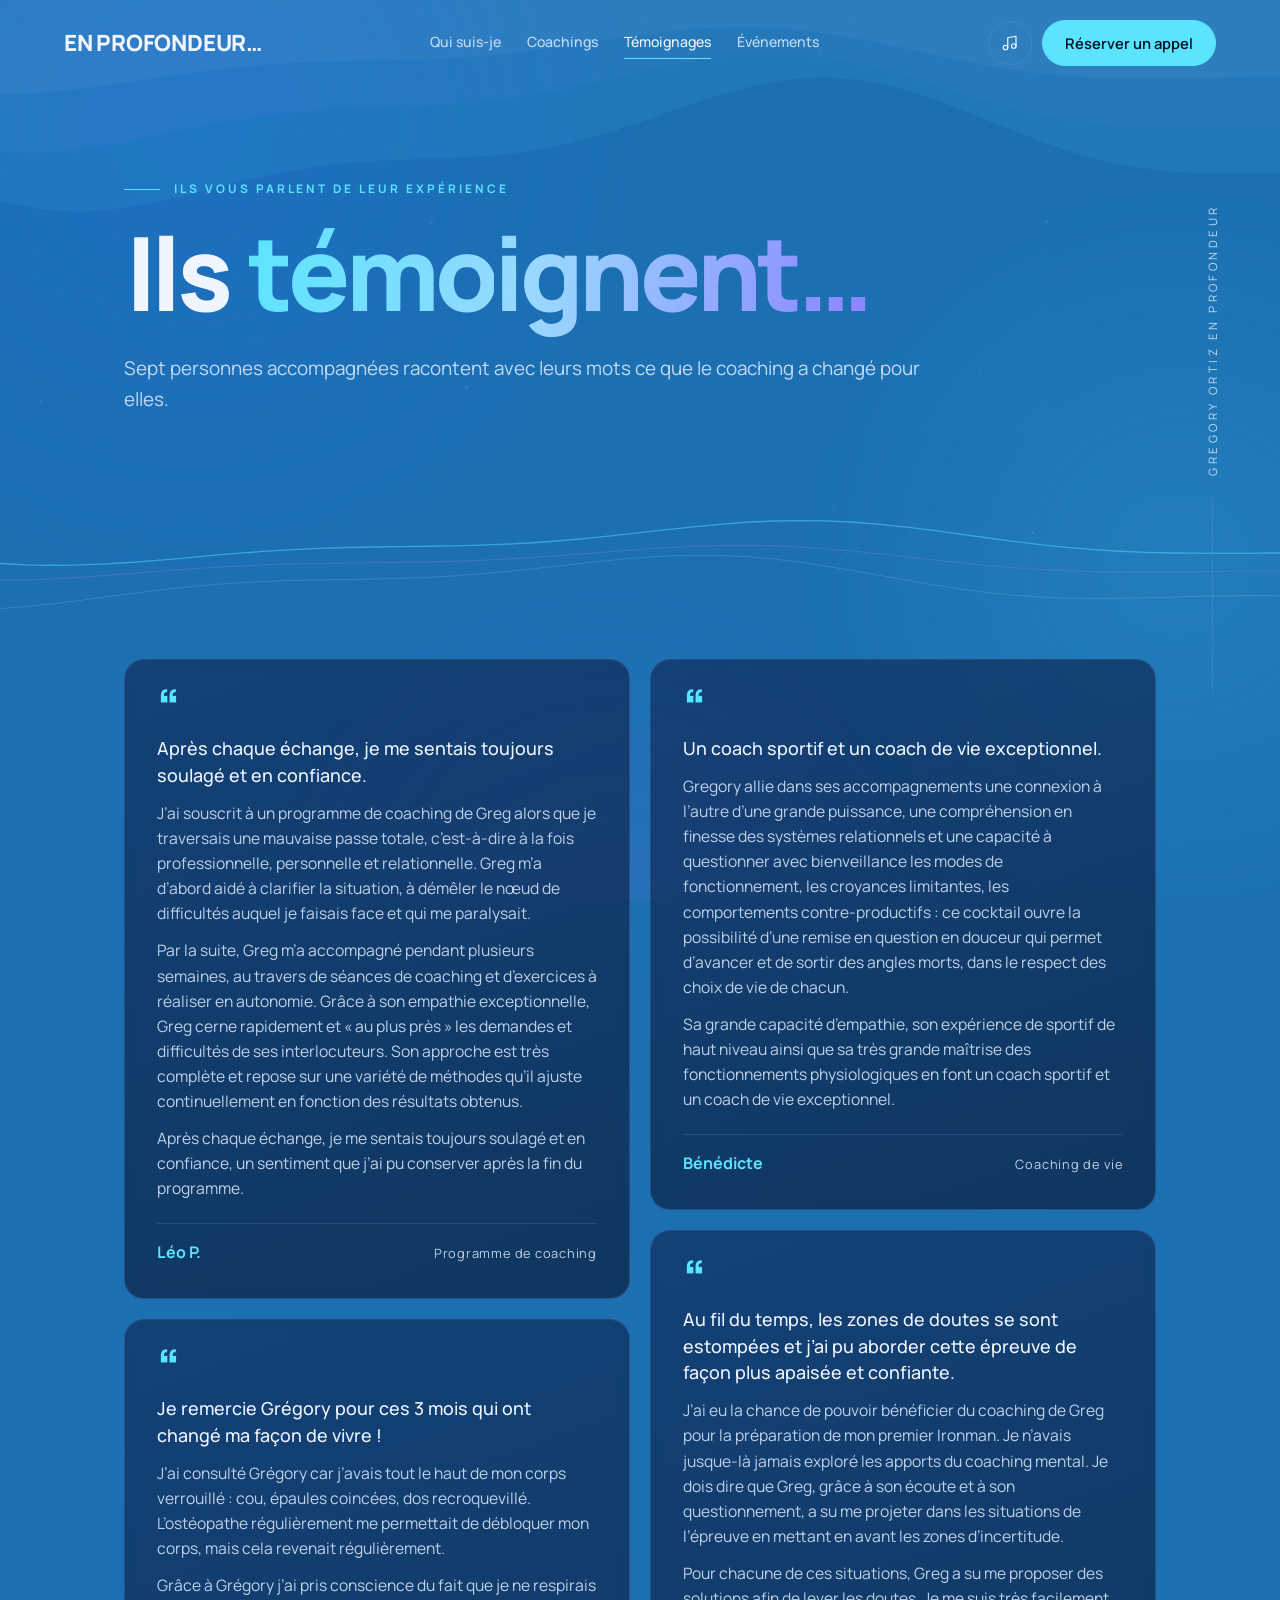
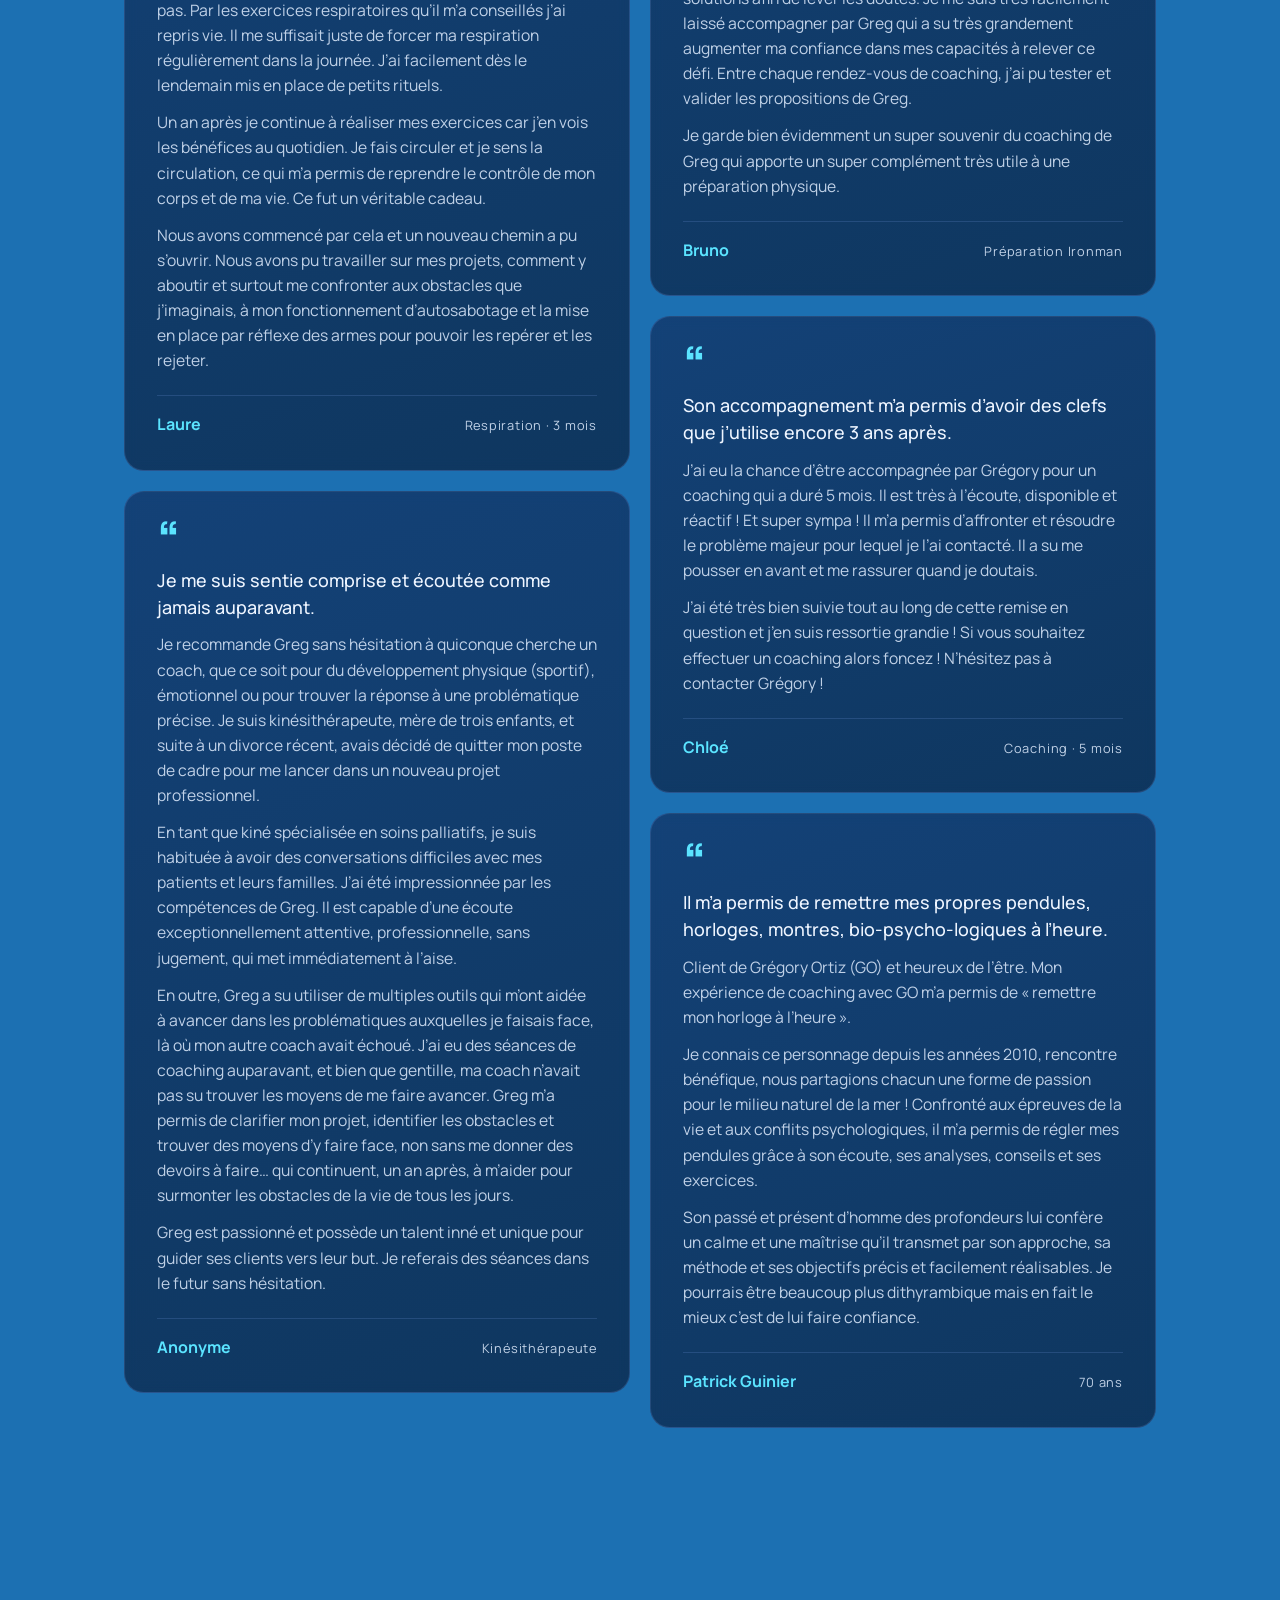
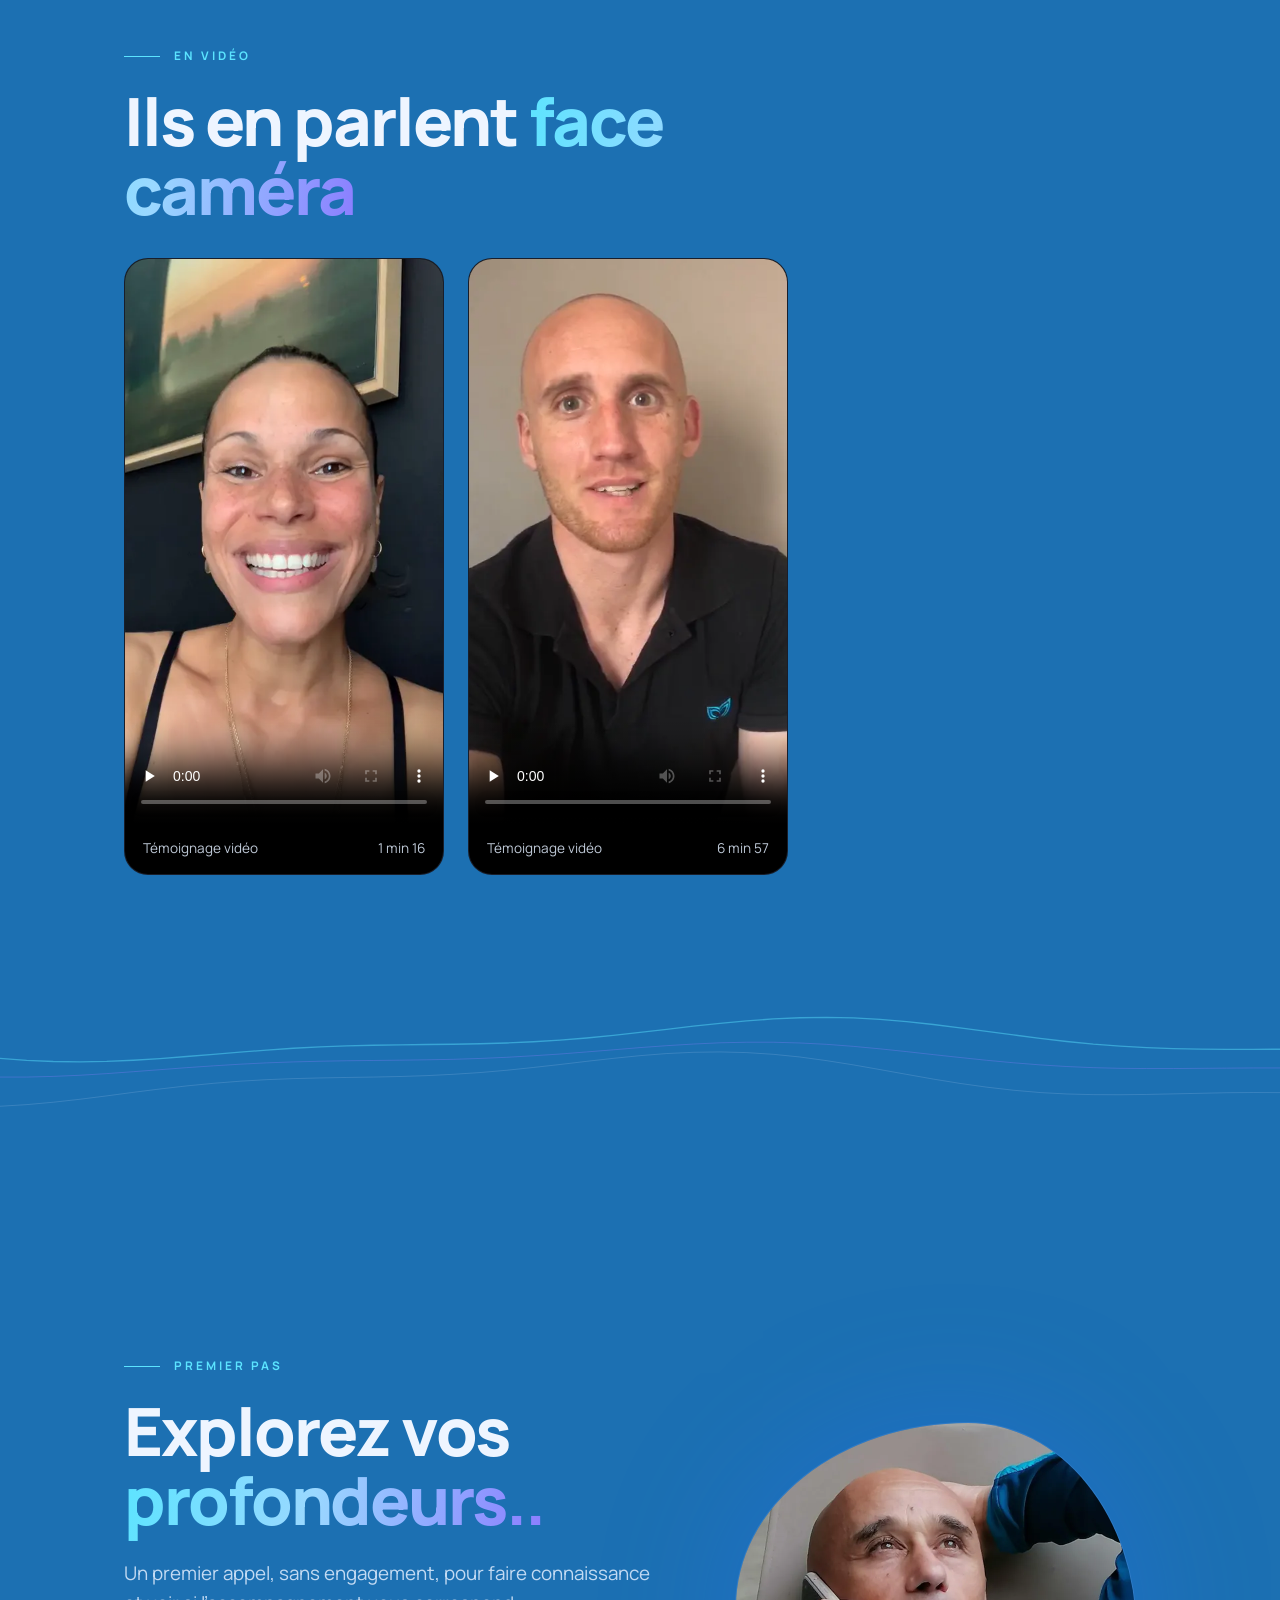
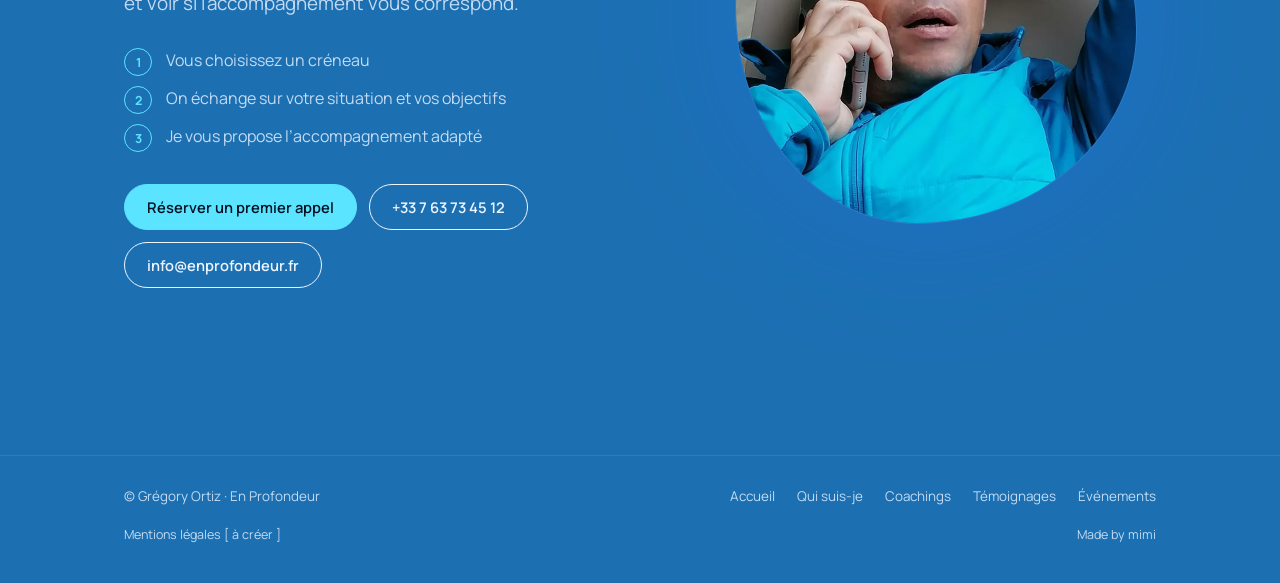
<file: temoignages.html>
<!doctype html>
<html lang="fr">
<head>
<meta charset="utf-8">
<meta name="viewport" content="width=device-width, initial-scale=1">
<meta name="robots" content="noindex, nofollow">
<title>Témoignages — En Profondeur</title>
<meta name="description" content="Ils racontent leur accompagnement avec Grégory Ortiz : coaching de vie, respiration, préparation Ironman. 7 témoignages écrits et 2 en vidéo.">
<link rel="preconnect" href="https://fonts.googleapis.com">
<link rel="preconnect" href="https://fonts.gstatic.com" crossorigin>
<link href="https://fonts.googleapis.com/css2?family=Manrope:wght@300;400;500;700;800&display=swap" rel="stylesheet">
<link rel="stylesheet" href="assets/style.css?v=306fcaf2">
</head>
<body>
<div class="aurora" aria-hidden="true"><i></i><i></i><i></i></div>
<div id="glow" aria-hidden="true"></div>
<canvas id="snow" aria-hidden="true"></canvas>

<header class="site">
  <a class="logo" href="index.html">EN PROFONDEUR…</a>
  <nav class="menu" aria-label="Navigation principale"><a href="about.html">Qui suis-je</a><a href="coaching.html">Coachings</a><a href="temoignages.html" aria-current="page">Témoignages</a><a href="evenements.html">Événements</a></nav>
  <div class="hdr-actions">
    <button class="btn icon-btn" id="soundBtn" aria-pressed="false" aria-label="Activer la musique d'ambiance" title="Musique d'ambiance (désactivée par défaut)">
      <svg width="18" height="18" viewBox="0 0 24 24" fill="none" stroke="currentColor" stroke-width="1.6" stroke-linecap="round" stroke-linejoin="round"><path d="M9 18V5l11-2v13"/><circle cx="6" cy="18" r="3"/><circle cx="17" cy="16" r="3"/></svg>
    </button>
    <a class="btn teal" href="#contact">Réserver un appel</a>
    <button class="btn icon-btn burger" id="burger" aria-expanded="false" aria-controls="mobileNav" aria-label="Menu">
      <svg width="20" height="20" viewBox="0 0 24 24" fill="none" stroke="currentColor" stroke-width="1.8"><path d="M4 8h16M4 16h16"/></svg>
    </button>
  </div>
</header>
<nav class="mobile-nav" id="mobileNav" hidden aria-label="Navigation mobile"><a href="index.html">Accueil</a><a href="about.html">Qui suis-je</a><a href="coaching.html">Coachings</a><a href="temoignages.html" aria-current="page">Témoignages</a><a href="evenements.html">Événements</a><a href="#contact" style="color:var(--teal)">Réserver un appel</a></nav>
<div class="side-title" aria-hidden="true"><span>Gregory Ortiz en profondeur</span><i></i></div>

<main>
  <section class="page-head">
    <svg class="hero-waves page-waves" viewBox="0 0 1440 600" preserveAspectRatio="none" aria-hidden="true">
      <path data-wave="fill-top 60 170 2600 0"/><path data-wave="fill-top 44 120 3300 1"/><path data-wave="fill-top 30 70 4100 2"/>
    </svg>
    <p class="eyebrow reveal">Ils vous parlent de leur expérience</p>
    <h1 class="emerge">Ils <em>témoignent…</em></h1>
    <p class="lead reveal">Sept personnes accompagnées racontent avec leurs mots ce que le coaching a changé pour elles.</p>
  </section>

  <div class="wave-band" aria-hidden="true"><svg viewBox="0 0 1440 160" preserveAspectRatio="none"><path data-wave="line 18 60 2200 0"/><path data-wave="line 14 80 2800 1"/><path data-wave="line 22 100 3400 2"/></svg></div>
  <section style="padding-top:0">
    <div class="tgrid">
      <article class="tcard reveal">
        <span class="q" aria-hidden="true">“</span>
        <p class="hl">Après chaque échange, je me sentais toujours soulagé et en confiance.</p><p>J’ai souscrit à un programme de coaching de Greg alors que je traversais une mauvaise passe totale, c’est-à-dire à la fois professionnelle, personnelle et relationnelle. Greg m’a d’abord aidé à clarifier la situation, à démêler le nœud de difficultés auquel je faisais face et qui me paralysait.</p><p>Par la suite, Greg m’a accompagné pendant plusieurs semaines, au travers de séances de coaching et d’exercices à réaliser en autonomie. Grâce à son empathie exceptionnelle, Greg cerne rapidement et « au plus près » les demandes et difficultés de ses interlocuteurs. Son approche est très complète et repose sur une variété de méthodes qu’il ajuste continuellement en fonction des résultats obtenus.</p><p>Après chaque échange, je me sentais toujours soulagé et en confiance, un sentiment que j’ai pu conserver après la fin du programme.</p>
        <footer><b>Léo P.</b><span>Programme de coaching</span></footer>
      </article>
      <article class="tcard reveal">
        <span class="q" aria-hidden="true">“</span>
        <p class="hl">Je remercie Grégory pour ces 3 mois qui ont changé ma façon de vivre !</p><p>J’ai consulté Grégory car j’avais tout le haut de mon corps verrouillé : cou, épaules coincées, dos recroquevillé. L’ostéopathe régulièrement me permettait de débloquer mon corps, mais cela revenait régulièrement.</p><p>Grâce à Grégory j’ai pris conscience du fait que je ne respirais pas. Par les exercices respiratoires qu’il m’a conseillés j’ai repris vie. Il me suffisait juste de forcer ma respiration régulièrement dans la journée. J’ai facilement dès le lendemain mis en place de petits rituels.</p><p>Un an après je continue à réaliser mes exercices car j’en vois les bénéfices au quotidien. Je fais circuler et je sens la circulation, ce qui m’a permis de reprendre le contrôle de mon corps et de ma vie. Ce fut un véritable cadeau.</p><p>Nous avons commencé par cela et un nouveau chemin a pu s’ouvrir. Nous avons pu travailler sur mes projets, comment y aboutir et surtout me confronter aux obstacles que j’imaginais, à mon fonctionnement d’autosabotage et la mise en place par réflexe des armes pour pouvoir les repérer et les rejeter.</p>
        <footer><b>Laure</b><span>Respiration · 3 mois</span></footer>
      </article>
      <article class="tcard reveal">
        <span class="q" aria-hidden="true">“</span>
        <p class="hl">Je me suis sentie comprise et écoutée comme jamais auparavant.</p><p>Je recommande Greg sans hésitation à quiconque cherche un coach, que ce soit pour du développement physique (sportif), émotionnel ou pour trouver la réponse à une problématique précise. Je suis kinésithérapeute, mère de trois enfants, et suite à un divorce récent, avais décidé de quitter mon poste de cadre pour me lancer dans un nouveau projet professionnel.</p><p>En tant que kiné spécialisée en soins palliatifs, je suis habituée à avoir des conversations difficiles avec mes patients et leurs familles. J’ai été impressionnée par les compétences de Greg. Il est capable d’une écoute exceptionnellement attentive, professionnelle, sans jugement, qui met immédiatement à l’aise.</p><p>En outre, Greg a su utiliser de multiples outils qui m’ont aidée à avancer dans les problématiques auxquelles je faisais face, là où mon autre coach avait échoué. J’ai eu des séances de coaching auparavant, et bien que gentille, ma coach n’avait pas su trouver les moyens de me faire avancer. Greg m’a permis de clarifier mon projet, identifier les obstacles et trouver des moyens d’y faire face, non sans me donner des devoirs à faire… qui continuent, un an après, à m’aider pour surmonter les obstacles de la vie de tous les jours.</p><p>Greg est passionné et possède un talent inné et unique pour guider ses clients vers leur but. Je referais des séances dans le futur sans hésitation.</p>
        <footer><b>Anonyme</b><span>Kinésithérapeute</span></footer>
      </article>
      <article class="tcard reveal">
        <span class="q" aria-hidden="true">“</span>
        <p class="hl">Un coach sportif et un coach de vie exceptionnel.</p><p>Gregory allie dans ses accompagnements une connexion à l’autre d’une grande puissance, une compréhension en finesse des systèmes relationnels et une capacité à questionner avec bienveillance les modes de fonctionnement, les croyances limitantes, les comportements contre-productifs : ce cocktail ouvre la possibilité d’une remise en question en douceur qui permet d’avancer et de sortir des angles morts, dans le respect des choix de vie de chacun.</p><p>Sa grande capacité d’empathie, son expérience de sportif de haut niveau ainsi que sa très grande maîtrise des fonctionnements physiologiques en font un coach sportif et un coach de vie exceptionnel.</p>
        <footer><b>Bénédicte</b><span>Coaching de vie</span></footer>
      </article>
      <article class="tcard reveal">
        <span class="q" aria-hidden="true">“</span>
        <p class="hl">Au fil du temps, les zones de doutes se sont estompées et j’ai pu aborder cette épreuve de façon plus apaisée et confiante.</p><p>J’ai eu la chance de pouvoir bénéficier du coaching de Greg pour la préparation de mon premier Ironman. Je n’avais jusque-là jamais exploré les apports du coaching mental. Je dois dire que Greg, grâce à son écoute et à son questionnement, a su me projeter dans les situations de l’épreuve en mettant en avant les zones d’incertitude.</p><p>Pour chacune de ces situations, Greg a su me proposer des solutions afin de lever les doutes. Je me suis très facilement laissé accompagner par Greg qui a su très grandement augmenter ma confiance dans mes capacités à relever ce défi. Entre chaque rendez-vous de coaching, j’ai pu tester et valider les propositions de Greg.</p><p>Je garde bien évidemment un super souvenir du coaching de Greg qui apporte un super complément très utile à une préparation physique.</p>
        <footer><b>Bruno</b><span>Préparation Ironman</span></footer>
      </article>
      <article class="tcard reveal">
        <span class="q" aria-hidden="true">“</span>
        <p class="hl">Son accompagnement m’a permis d’avoir des clefs que j’utilise encore 3 ans après.</p><p>J’ai eu la chance d’être accompagnée par Grégory pour un coaching qui a duré 5 mois. Il est très à l’écoute, disponible et réactif ! Et super sympa ! Il m’a permis d’affronter et résoudre le problème majeur pour lequel je l’ai contacté. Il a su me pousser en avant et me rassurer quand je doutais.</p><p>J’ai été très bien suivie tout au long de cette remise en question et j’en suis ressortie grandie ! Si vous souhaitez effectuer un coaching alors foncez ! N’hésitez pas à contacter Grégory !</p>
        <footer><b>Chloé</b><span>Coaching · 5 mois</span></footer>
      </article>
      <article class="tcard reveal">
        <span class="q" aria-hidden="true">“</span>
        <p class="hl">Il m’a permis de remettre mes propres pendules, horloges, montres, bio-psycho-logiques à l’heure.</p><p>Client de Grégory Ortiz (GO) et heureux de l’être. Mon expérience de coaching avec GO m’a permis de « remettre mon horloge à l’heure ».</p><p>Je connais ce personnage depuis les années 2010, rencontre bénéfique, nous partagions chacun une forme de passion pour le milieu naturel de la mer ! Confronté aux épreuves de la vie et aux conflits psychologiques, il m’a permis de régler mes pendules grâce à son écoute, ses analyses, conseils et ses exercices.</p><p>Son passé et présent d’homme des profondeurs lui confère un calme et une maîtrise qu’il transmet par son approche, sa méthode et ses objectifs précis et facilement réalisables. Je pourrais être beaucoup plus dithyrambique mais en fait le mieux c’est de lui faire confiance.</p>
        <footer><b>Patrick Guinier</b><span>70 ans</span></footer>
      </article>
    </div>
  </section>

  <section id="videos">
    <p class="eyebrow reveal">En vidéo</p>
    <h2 class="reveal">Ils en parlent <em>face caméra</em></h2>
    <div class="videos">
      <figure class="video reveal"><video controls playsinline preload="none" poster="img/video-1.webp?v=2c6adc9c" src="https://enprofondeur.fr/wp-content/uploads/2024/07/VIDEO-2024-06-28-12-50-25-1.mp4"></video><figcaption><span>Témoignage vidéo</span><span>1 min 16</span></figcaption></figure>
      <figure class="video reveal"><video controls playsinline preload="none" poster="img/video-2.webp?v=7c7ebaa8" src="https://enprofondeur.fr/wp-content/uploads/2024/07/VIDEO-2024-07-02-16-28-14-1.mp4"></video><figcaption><span>Témoignage vidéo</span><span>6 min 57</span></figcaption></figure>
    </div>
  </section>

  <div class="wave-band" aria-hidden="true"><svg viewBox="0 0 1440 160" preserveAspectRatio="none"><path data-wave="line 18 60 2200 0"/><path data-wave="line 14 80 2800 1"/><path data-wave="line 22 100 3400 2"/></svg></div>
  <section id="contact">
    <div class="fond">
      <div>
        <p class="eyebrow reveal">Premier pas</p>
        <h2 class="reveal">Explorez vos <em>profondeurs..</em></h2>
        <p class="lead reveal">Un premier appel, sans engagement, pour faire connaissance et voir si l’accompagnement vous correspond.</p>
        <ol class="steps reveal">
          <li>Vous choisissez un créneau</li>
          <li>On échange sur votre situation et vos objectifs</li>
          <li>Je vous propose l’accompagnement adapté</li>
        </ol>
        <div class="contact-row reveal">
          <a class="btn teal" href="#" title="À brancher sur Calendly / Cal.com">Réserver un premier appel</a>
          <a class="btn" href="tel:+33763734512">+33 7 63 73 45 12</a>
          <a class="btn" href="mailto:info@enprofondeur.fr">info@enprofondeur.fr</a>
        </div>
      </div>
      <div class="round reveal"><img src="img/appel.webp?v=9b1c08bb" alt="Grégory Ortiz au téléphone" loading="lazy"></div>
    </div>
  </section>
</main>
<footer class="site">
  <span>© Grégory Ortiz · En Profondeur</span>
  <nav aria-label="Pied de page"><a href="index.html">Accueil</a><a href="about.html">Qui suis-je</a><a href="coaching.html">Coachings</a><a href="temoignages.html">Témoignages</a><a href="evenements.html">Événements</a></nav>
  <div class="legal"><a href="#" title="Obligatoire : page à créer">Mentions légales [ à créer ]</a><span>Made by mimi</span></div>
</footer>
<script src="assets/site.js?v=fc9d92ca"></script>
</body>
</html>
</file>
<file: assets/style.css>
/* En Profondeur — feuille de style commune */
:root{
  --bg:#030b1c; --ink:#eef5ff; --muted:rgba(226,238,255,.84); --line:rgba(140,180,255,.17);
  --teal:#5be4ff; --violet:#8b7dff; --abyss:#020712; --card:rgba(8,22,54,.55);
  --glow:0 0 40px rgba(91,228,255,.35);
  --gutter:clamp(16px,5vw,64px);
}
*{box-sizing:border-box;margin:0;padding:0}
html{scroll-behavior:smooth;overflow-x:clip}
body{background:var(--bg);color:var(--ink);font-family:Manrope,system-ui,sans-serif;line-height:1.6;overflow-x:clip;-webkit-font-smoothing:antialiased}
h1,h2,h3{font-weight:800;line-height:1.04;letter-spacing:-.03em}
a{color:inherit}
img{display:block;max-width:100%}

#snow{position:fixed;inset:0;width:100%;height:100%;pointer-events:none;z-index:0}
.side-title{position:fixed;right:calc(var(--gutter) - 6px);top:50%;transform:translateY(-50%);z-index:5;display:flex;flex-direction:column;align-items:center;gap:22px;pointer-events:none}
.side-title span{writing-mode:vertical-rl;transform:rotate(180deg);font-size:.72rem;letter-spacing:.3em;text-transform:uppercase;color:var(--muted)}
.side-title i{width:1px;height:22vh;background:var(--line)}

/* --- En-tête --------------------------------------------------------- */
header.site{position:fixed;top:0;left:0;right:0;z-index:10;display:flex;justify-content:space-between;align-items:center;gap:16px;padding:20px var(--gutter);transition:background .4s,backdrop-filter .4s}
header.site.scrolled{background:rgba(12,14,15,.78);backdrop-filter:blur(10px)}
.logo{font-weight:800;font-size:clamp(1.05rem,2vw,1.4rem);text-decoration:none;letter-spacing:-.01em;white-space:nowrap}
nav.menu{display:flex;gap:26px;font-size:.88rem;font-weight:500}
nav.menu a{text-decoration:none;color:var(--muted);transition:color .2s;padding:4px 0;border-bottom:1px solid transparent}
nav.menu a:hover{color:var(--ink)}
nav.menu a[aria-current="page"]{color:var(--ink);border-color:var(--teal)}
.hdr-actions{display:flex;gap:10px;align-items:center}
.btn{display:inline-flex;align-items:center;gap:8px;border:1px solid var(--ink);border-radius:999px;padding:12px 22px;font:600 .92rem Manrope,sans-serif;text-decoration:none;color:var(--ink);background:transparent;cursor:pointer;transition:background .3s,color .3s,border-color .3s;white-space:nowrap}
.btn:hover{background:var(--ink);color:#0f0f0f}
.btn.teal{background:var(--teal);border-color:var(--teal);color:#021022}
.btn.teal:hover{background:var(--ink);border-color:var(--ink)}
.btn.small{padding:9px 16px;font-size:.84rem}
.icon-btn{width:44px;height:44px;padding:0;justify-content:center;border-color:var(--line)}
.icon-btn[aria-pressed="true"]{border-color:var(--teal);color:var(--teal)}
.burger{display:none}
.mobile-nav{position:fixed;inset:0;z-index:9;background:#0b0d0e;display:flex;flex-direction:column;justify-content:center;gap:22px;padding:0 var(--gutter);font-size:1.8rem;font-weight:800;letter-spacing:-.02em}
.mobile-nav[hidden]{display:none}
.mobile-nav a{text-decoration:none}
.mobile-nav a[aria-current="page"]{color:var(--teal)}

/* --- Sections -------------------------------------------------------- */
main{position:relative;z-index:1}
section{padding:14vh calc(var(--gutter) + 60px) 10vh;max-width:1360px;margin:0 auto}
.eyebrow{font-size:.74rem;font-weight:700;letter-spacing:.25em;text-transform:uppercase;color:var(--teal);margin-bottom:20px;display:flex;align-items:center;gap:14px}
.eyebrow::before{content:"";width:36px;height:1px;background:currentColor}
h2{font-size:clamp(2.2rem,5.2vw,4.2rem);margin-bottom:24px;max-width:16ch}
h2 em,h1 em{font-style:normal;color:var(--teal)}
.lead{font-size:clamp(1rem,1.5vw,1.18rem);color:var(--muted);max-width:60ch}
.more{display:inline-flex;align-items:center;gap:10px;margin-top:34px;font-weight:700;color:var(--teal);text-decoration:none;border-bottom:1px solid currentColor;padding-bottom:4px}
.more:hover{color:var(--ink)}
.reveal{opacity:0;transform:translateY(36px);transition:opacity 1s ease,transform 1s cubic-bezier(.2,.7,.2,1)}
.reveal.in{opacity:1;transform:none}
.todo{display:inline-block;margin-top:8px;color:var(--teal);font-size:.68rem;letter-spacing:.15em;text-transform:uppercase}
.todo-box{border:1px dashed var(--teal);border-radius:6px;padding:22px 26px;color:var(--muted);font-size:.95rem;margin-top:28px}
.todo-box b{color:var(--teal);display:block;font-size:.72rem;letter-spacing:.18em;text-transform:uppercase;margin-bottom:6px}

/* --- En-tête des pages intérieures ----------------------------------- */
.page-head{padding-top:20vh;padding-bottom:6vh}
.page-head h1{font-size:clamp(2.8rem,8vw,6.8rem);letter-spacing:-.045em;margin-bottom:28px}
.page-head .lead{max-width:70ch}

/* Pour qui */
.needs{display:grid;grid-template-columns:repeat(auto-fit,minmax(240px,1fr));gap:14px;margin-top:44px}
.need{border:1px solid var(--line);border-radius:6px;padding:28px;background:var(--card);backdrop-filter:blur(6px)}
.need .n{font-size:.78rem;font-weight:700;color:var(--teal);letter-spacing:.1em}
.need h3{font-size:1.3rem;font-weight:700;letter-spacing:-.01em;margin:10px 0 8px}
.need p{color:var(--muted);font-size:.93rem}

/* Qui suis-je (accueil) */
.recit{display:grid;grid-template-columns:1.05fr 1fr;gap:clamp(28px,5vw,80px);align-items:center}
.collage{position:relative;height:min(540px,68vh)}
.collage figure{position:absolute;overflow:hidden;box-shadow:0 30px 60px rgba(0,0,0,.45)}
.collage img,.photo img{width:100%;height:100%;object-fit:cover;filter:grayscale(1) contrast(1.05);transition:filter .8s ease,transform .8s ease}
.collage figure:hover img,.photo:hover img{filter:none;transform:scale(1.03)}
.collage .c1{left:0;top:6%;width:56%;height:52%}
.collage .c2{right:0;top:0;width:42%;height:62%}
.collage .c3{left:22%;bottom:0;width:46%;height:40%}
.facts{display:grid;grid-template-columns:repeat(auto-fit,minmax(170px,1fr));gap:18px;margin-top:56px}
.fact{border-top:1px solid var(--line);padding-top:16px}
.fact b{font-size:1.5rem;font-weight:800;color:var(--teal);letter-spacing:-.02em;display:block}
.fact span{color:var(--muted);font-size:.9rem}

/* Page Qui suis-je */
.about-head{display:grid;grid-template-columns:1.3fr 1fr;gap:clamp(28px,5vw,80px);align-items:center}
.about-head .intro{font-size:clamp(1.05rem,1.6vw,1.25rem);font-weight:500;line-height:1.55}
.portrait-card{position:relative;aspect-ratio:4/5;border-radius:4px;overflow:hidden;background:linear-gradient(160deg,#1aa3a3,#6fb0cf 60%,#86acd8)}
.portrait-card img{position:absolute;inset:8% 8% 0;width:84%;height:92%;object-fit:cover;filter:grayscale(1) contrast(1.05)}
.story{max-width:1100px}
.chapter{display:grid;grid-template-columns:220px 1fr;gap:clamp(20px,4vw,60px);padding:56px 0;border-top:1px solid var(--line)}
.chapter .mark{font-size:clamp(1.6rem,3vw,2.4rem);font-weight:800;color:var(--teal);letter-spacing:-.03em;line-height:1.05}
.chapter .mark small{display:block;font-size:.72rem;letter-spacing:.2em;text-transform:uppercase;color:var(--muted);font-weight:700;margin-top:10px}
.chapter p{color:var(--muted);font-size:1.04rem;max-width:66ch}
.chapter p + p{margin-top:16px}
.chapter .photo{margin-top:30px;height:min(420px,60vw);overflow:hidden;border-radius:2px}
.chapter .photo.tall{max-width:360px;height:min(480px,110vw)}

/* Respiration */
#essayer{text-align:center}
#essayer h2,#essayer .lead{margin-left:auto;margin-right:auto}
.breath{position:relative;width:min(300px,70vw);aspect-ratio:1;margin:48px auto 32px;display:grid;place-items:center}
.breath .ring{position:absolute;inset:0;border-radius:50%;border:1px solid var(--line)}
.breath .orb{position:absolute;inset:18%;border-radius:50%;background:radial-gradient(circle at 35% 30%,rgba(91,228,255,.6),rgba(91,228,255,.06) 70%);box-shadow:0 0 90px rgba(91,228,255,.25);transform:scale(.55);transition:transform 4s cubic-bezier(.45,0,.55,1)}
.breath .label{position:relative;font-size:1.6rem;font-weight:700}
.breath .count{position:relative;display:block;font-size:.78rem;color:var(--muted);letter-spacing:.2em;margin-top:6px}
.breath-after{margin:22px auto 0;color:var(--muted);min-height:3em;max-width:46ch}
.breath-after a{color:var(--teal)}

/* Offres */
.main-offers{display:grid;grid-template-columns:repeat(auto-fit,minmax(300px,1fr));gap:16px;margin-top:40px}
.offer{border:1px solid var(--line);border-radius:6px;padding:34px;background:var(--card);backdrop-filter:blur(6px);display:flex;flex-direction:column;gap:12px;transition:border-color .3s,transform .3s;scroll-margin-top:110px}
.offer:hover{border-color:var(--teal);transform:translateY(-4px)}
.offer h3{font-size:1.65rem;font-weight:800}
.offer p{color:var(--muted);font-size:.95rem}
.offer p strong{color:var(--ink)}
.offer ul{list-style:none;display:grid;gap:6px;font-size:.93rem}
.offer li::before{content:"— ";color:var(--teal)}
.offer .grow{flex:1}
.offer .price{display:flex;justify-content:space-between;align-items:center;border-top:1px solid var(--line);padding-top:16px;margin-top:8px;gap:12px;flex-wrap:wrap}
.offer .price b{font-size:1.7rem;font-weight:800}
.offer .price span{color:var(--muted);font-size:.85rem}
.offer .price .cfp{display:block;font-size:1.05rem;font-weight:700;color:var(--teal);letter-spacing:0;margin-top:4px}
.row em small{display:block;font-size:.9rem;font-weight:700;color:var(--teal);text-align:right;margin-top:2px}
.offers-sm{display:grid;grid-template-columns:repeat(auto-fit,minmax(300px,1fr));gap:14px;margin-top:26px}
.offers-sm .offer{padding:26px}
.offers-sm .offer h3{font-size:1.25rem}
.offers-sm .offer .price b{font-size:1.35rem}
.group-title{display:flex;align-items:baseline;justify-content:space-between;gap:16px;flex-wrap:wrap;margin-top:70px;border-bottom:1px solid var(--line);padding-bottom:14px}
.group-title h2{font-size:clamp(1.6rem,3.2vw,2.4rem);margin:0;max-width:none}
.group-title p{color:var(--muted);font-size:.93rem}
.other{margin-top:56px}
.other h3{font-size:1.15rem;font-weight:700;margin-bottom:6px;letter-spacing:-.01em}
.other > p{color:var(--muted);font-size:.93rem;margin-bottom:18px}
.rows{border-top:1px solid var(--line)}
.row{display:grid;grid-template-columns:1fr auto auto;gap:20px;align-items:baseline;padding:16px 0;border-bottom:1px solid var(--line);text-decoration:none;transition:color .2s}
.row:hover b{color:var(--teal)}
.row b{font-weight:600}
.row span{color:var(--muted);font-size:.88rem}
.row em{font-style:normal;font-weight:700}

/* Témoignages */
.voices{display:grid;grid-template-columns:repeat(auto-fit,minmax(260px,1fr));gap:36px;margin-top:40px}
blockquote p{font-size:1.08rem;line-height:1.55}
blockquote cite{display:block;margin-top:16px;font-style:normal;font-weight:700;color:var(--teal)}
.tgrid{columns:2 420px;column-gap:20px;margin-top:20px}
.tcard{break-inside:avoid;margin-bottom:20px;border:1px solid var(--line);border-radius:6px;padding:32px;background:var(--card);backdrop-filter:blur(6px)}
.tcard .q{font-size:3rem;line-height:.6;color:var(--teal);font-weight:800;display:block;margin-bottom:14px}
.tcard p{color:var(--muted);font-size:.98rem}
.tcard p + p{margin-top:12px}
.tcard p.hl{color:var(--ink);font-size:1.12rem;font-weight:500;line-height:1.5}
.tcard footer{display:flex;justify-content:space-between;align-items:baseline;gap:12px;flex-wrap:wrap;margin-top:22px;padding-top:16px;border-top:1px solid var(--line)}
.tcard footer b{color:var(--teal);font-weight:700}
.tcard footer span{color:var(--muted);font-size:.8rem;letter-spacing:.06em}
.videos{display:grid;grid-template-columns:repeat(auto-fit,minmax(260px,320px));gap:24px;margin-top:34px}
.video{border:1px solid var(--line);border-radius:6px;overflow:hidden;background:#000}
.video video{display:block;width:100%;aspect-ratio:9/16;object-fit:cover;background:#000}
.video figcaption{padding:14px 18px;font-size:.85rem;color:var(--muted);display:flex;justify-content:space-between}

/* Contact */
.fond{display:grid;grid-template-columns:1.2fr 1fr;gap:clamp(28px,5vw,80px);align-items:center;min-height:76vh}
.fond h2{max-width:12ch}
.fond .lead{margin-bottom:30px}
.steps{list-style:none;display:grid;gap:10px;margin-bottom:32px;counter-reset:s}
.steps li{counter-increment:s;display:flex;gap:14px;color:var(--muted)}
.steps li::before{content:counter(s);flex:none;width:26px;height:26px;border-radius:50%;border:1px solid var(--teal);color:var(--teal);font-size:.78rem;font-weight:700;display:grid;place-items:center}
.contact-row{display:flex;gap:12px;flex-wrap:wrap;align-items:center}
.round{width:min(400px,80vw);aspect-ratio:1;border-radius:50%;overflow:hidden;justify-self:center;box-shadow:0 0 0 1px var(--line),0 0 120px rgba(91,228,255,.12)}
.round img{width:100%;height:100%;object-fit:cover}
.strip{display:grid;grid-template-columns:repeat(3,1fr);gap:14px;margin-top:26px}
.strip .photo{margin:0;aspect-ratio:4/5;overflow:hidden;border-radius:4px}

/* Pied de page */
footer.site{position:relative;z-index:1;max-width:1360px;margin:0 auto;padding:30px calc(var(--gutter) + 60px) 38px;border-top:1px solid var(--line);display:grid;grid-template-columns:1fr auto;gap:18px;font-size:.84rem;color:var(--muted)}
footer.site nav{display:flex;gap:22px;flex-wrap:wrap}
footer.site a{text-decoration:none}
footer.site a:hover{color:var(--ink)}
footer.site .legal{grid-column:1/-1;display:flex;justify-content:space-between;gap:12px;flex-wrap:wrap;font-size:.78rem}

@media (max-width:1100px){ nav.menu{display:none} .burger{display:inline-flex} }
@media (max-width:900px){
  .recit,.fond,.about-head{grid-template-columns:1fr}
  .collage{height:min(440px,95vw)}
  .word,.word:nth-child(2){grid-template-columns:1fr}
  .word:nth-child(2) h3{order:0}
  .word:nth-child(2) p{justify-self:start}
  .chapter{grid-template-columns:1fr;gap:14px;padding:40px 0}
  .portrait-card{max-width:420px}
}
@media (max-width:760px){
  section{padding:11vh var(--gutter) 8vh}
  .page-head{padding-top:16vh}
  footer.site{padding:26px var(--gutter) 40px;grid-template-columns:1fr}
  .side-title{display:none}
  .hero{aspect-ratio:3/4;max-height:none}
  .hero h1{bottom:30%;font-size:clamp(2.5rem,14vw,4.2rem)}
  .hero h1 span{padding-left:7%}
  .hero .name{top:20px;bottom:auto;left:7%}
  .hero .portrait{right:-10%;height:80%}
  .hero-text{margin:-12% 0 0 5%;padding:26px 22px}
  .row{grid-template-columns:1fr auto;gap:4px 16px}
  .row span{grid-column:1}
  .row em{grid-row:1;grid-column:2}
  .tcard{padding:24px}
  .hdr-actions .btn.teal{padding:9px 14px;font-size:.8rem}
  .hdr-actions #soundBtn{display:none}
  .videos{grid-template-columns:1fr 1fr;gap:12px}
}
@media (prefers-reduced-motion:reduce){
  html{scroll-behavior:auto}
  .reveal{opacity:1;transform:none;transition:none}
  .breath .orb{transition-duration:.01s}
}

/* Teaser vidéo (accueil) */
#teaser{padding-top:6vh}
.teaser{position:relative;margin:10px 0 0;border-radius:6px;overflow:hidden;background:#000;box-shadow:0 40px 90px rgba(0,0,0,.5);aspect-ratio:16/9}
.teaser video{display:block;width:100%;height:100%;object-fit:cover;background:#000}
.teaser-play{position:absolute;inset:0;display:flex;align-items:center;justify-content:center;gap:18px;border:0;cursor:pointer;color:var(--ink);font:inherit;
  background:linear-gradient(180deg,rgba(0,0,0,.05),rgba(0,0,0,.45))}
.teaser-play .disc{width:88px;height:88px;border-radius:50%;display:grid;place-items:center;background:var(--teal);color:#021022;box-shadow:0 0 0 0 rgba(91,228,255,.55);animation:pulse 2.4s ease-out infinite;padding-left:5px}
.teaser-play .lbl{font-size:clamp(1.1rem,2.2vw,1.6rem);font-weight:800;letter-spacing:-.01em;text-align:left;line-height:1.15}
.teaser-play .lbl small{display:block;font-size:.8rem;font-weight:500;color:var(--muted);letter-spacing:.06em;margin-top:6px}
.teaser-play:hover .disc{background:var(--ink)}
.teaser.playing .teaser-play{display:none}
@keyframes pulse{0%{box-shadow:0 0 0 0 rgba(91,228,255,.55)}70%{box-shadow:0 0 0 26px rgba(91,228,255,0)}100%{box-shadow:0 0 0 0 rgba(91,228,255,0)}}

/* Dans les médias (Qui suis-je) */
.media-grid{display:grid;grid-template-columns:repeat(2,1fr);gap:18px;margin-top:40px}
.media-card{border:1px solid var(--line);border-radius:6px;overflow:hidden;background:var(--card);backdrop-filter:blur(6px);display:flex;flex-direction:column}
.media-card .embed.video{position:relative;aspect-ratio:16/9;background:#000}
.media-card .embed.video img{width:100%;height:100%;object-fit:cover;display:block;transition:transform .6s}
.media-card .embed.video:hover img{transform:scale(1.03)}
.embed-play{position:absolute;inset:0;margin:auto;width:68px;height:68px;border-radius:50%;border:0;background:var(--teal);color:#021022;display:grid;place-items:center;cursor:pointer;padding-left:4px;box-shadow:0 10px 30px rgba(0,0,0,.4)}
.embed-play:hover{background:var(--ink)}
.media-card iframe{display:block;width:100%;border:0}
.media-card .embed.video iframe{height:100%}
.media-meta{padding:22px 24px 24px}
.media-meta .kind{font-size:.72rem;font-weight:700;letter-spacing:.16em;text-transform:uppercase;color:var(--teal)}
.media-meta h3{font-size:1.25rem;font-weight:700;letter-spacing:-.01em;margin:8px 0 4px;line-height:1.25}
.media-meta p{color:var(--muted);font-size:.9rem}
.media-card.audio{flex-direction:row;align-items:flex-start}
.media-card.audio .cover{width:150px;aspect-ratio:1;object-fit:cover;flex:none;margin:24px 0 24px 24px;border-radius:4px}
.media-card.audio .embed{margin-top:16px;display:flex;align-items:center;gap:16px;flex-wrap:wrap}
.media-card.audio .embed.loaded{display:block}
.media-card .ext{font-size:.84rem;color:var(--muted);text-decoration:none;border-bottom:1px solid var(--line)}
.media-card .ext:hover{color:var(--ink)}
@media (max-width:900px){ .media-grid{grid-template-columns:1fr} }
@media (max-width:520px){
  .media-card.audio{flex-direction:column}
  .media-card.audio .cover{width:110px;margin:22px 0 0 22px}
  .teaser{aspect-ratio:4/3}
  .teaser-play{flex-direction:column;gap:12px}
  .teaser-play .disc{width:70px;height:70px}
  .teaser-play .lbl{text-align:center}
}
@media (prefers-reduced-motion:reduce){ .teaser-play .disc{animation:none} }

/* =====================================================================
   THÈME « BLEU DES ABYSSES » : couleurs, morphing, story scrolling
   ===================================================================== */
body{background:var(--abyss)}
::selection{background:var(--teal);color:#021022}

/* Halos de lumière qui dérivent en arrière-plan (transform seulement) */
.aurora{position:fixed;inset:0;z-index:0;pointer-events:none;overflow:hidden}
.aurora i{position:absolute;border-radius:50%;opacity:.55;will-change:transform}
.aurora i:nth-child(1){width:70vmax;height:70vmax;left:-20vmax;top:-25vmax;background:radial-gradient(closest-side,rgba(40,110,255,.35),transparent);animation:drift1 26s ease-in-out infinite alternate}
.aurora i:nth-child(2){width:60vmax;height:60vmax;right:-22vmax;top:20vh;background:radial-gradient(closest-side,rgba(91,228,255,.22),transparent);animation:drift2 32s ease-in-out infinite alternate}
.aurora i:nth-child(3){width:55vmax;height:55vmax;left:20vw;bottom:-30vmax;background:radial-gradient(closest-side,rgba(139,125,255,.22),transparent);animation:drift3 38s ease-in-out infinite alternate}
@keyframes drift1{to{transform:translate(18vw,14vh) scale(1.15)}}
@keyframes drift2{to{transform:translate(-16vw,-10vh) scale(.9)}}
@keyframes drift3{to{transform:translate(-12vw,-18vh) scale(1.2)}}

/* Halo qui suit la souris (ordinateur uniquement) */
#glow{position:fixed;left:0;top:0;width:520px;height:520px;margin:-260px 0 0 -260px;border-radius:50%;pointer-events:none;z-index:0;
  background:radial-gradient(closest-side,rgba(91,228,255,.10),transparent 70%);will-change:transform;opacity:0;transition:opacity .6s}
body.has-pointer #glow{opacity:1}

/* Boutons lumineux */
.btn.teal{box-shadow:0 0 0 rgba(91,228,255,0);transition:background .3s,color .3s,box-shadow .4s,transform .3s}
.btn.teal:hover{box-shadow:var(--glow);transform:translateY(-1px)}
header.site.scrolled{background:rgba(3,10,26,.72)}
.mobile-nav{background:#020a1a}

/* Titres qui « remontent à la surface » */
h2.reveal{opacity:0;transform:translateY(46px);filter:blur(10px);transition:opacity 1.2s ease,transform 1.2s cubic-bezier(.2,.8,.2,1),filter 1.2s ease}
h2.reveal.in{opacity:1;transform:none;filter:blur(0)}
h2 em,h1 em{background:linear-gradient(100deg,var(--teal),#9ad8ff 45%,var(--violet));-webkit-background-clip:text;background-clip:text;color:transparent}

/* ---------------- Accueil ---------------- */
.hero2{position:relative;min-height:100svh;display:flex;flex-direction:column;justify-content:center;padding-top:16vh;padding-bottom:16vh;max-width:none;
  background:radial-gradient(110% 80% at 75% 40%,rgba(120,200,255,.20),transparent 60%)}
.hero2-grid{display:grid;grid-template-columns:1.1fr 1fr;gap:clamp(24px,5vw,80px);align-items:center;max-width:1240px;margin:0 auto;width:100%}
.hero2-title{font-size:clamp(3.4rem,9.5vw,8.6rem);line-height:.9;letter-spacing:-.05em;margin:6px 0 30px}
.hero2-title .ln{display:block;overflow:hidden;padding-bottom:.06em}
.hero2-title .ln>span{display:inline-block;transform:translateY(105%);animation:rise 1.3s cubic-bezier(.2,.8,.2,1) forwards}
.hero2-title .ln:nth-child(2)>span{animation-delay:.15s;padding-left:.6em;background:linear-gradient(100deg,var(--ink) 10%,var(--teal) 55%,var(--violet));-webkit-background-clip:text;background-clip:text;color:transparent}
@keyframes rise{to{transform:none}}
.hero2-text strong{display:block;font-size:clamp(1.2rem,2vw,1.5rem);line-height:1.3;letter-spacing:-.01em;margin-bottom:12px;max-width:30ch}
.hero2-text p:not(.eyebrow){color:var(--muted);max-width:52ch}
.hero2-visual{position:relative;aspect-ratio:1;width:min(520px,100%);justify-self:center}
.morph{position:absolute;inset:6%;overflow:hidden;background:linear-gradient(150deg,#2a6cff 0%,#3fc7ff 45%,#8b7dff 100%);
  border-radius:58% 42% 55% 45% / 46% 52% 48% 54%;animation:morph 14s ease-in-out infinite alternate;box-shadow:0 40px 120px rgba(40,110,255,.35)}
.hero2-visual .bust{position:absolute;left:50%;bottom:4%;height:113%;width:auto;transform:translateX(-50%);z-index:2;
  filter:grayscale(1) contrast(1.1) drop-shadow(0 30px 40px rgba(0,6,20,.45));
  -webkit-mask-image:radial-gradient(ellipse 60% 62% at 50% 33%,#000 70%,transparent 100%);mask-image:radial-gradient(ellipse 60% 62% at 50% 33%,#000 70%,transparent 100%)}
.morph-halo{position:absolute;inset:-4%;border-radius:50%;background:radial-gradient(closest-side,rgba(91,228,255,.28),transparent 70%);animation:breathe 7s ease-in-out infinite}
.orbit{position:absolute;inset:0;border:1px solid var(--line);border-radius:47% 53% 44% 56% / 52% 45% 55% 48%;animation:morph 18s ease-in-out infinite alternate-reverse}
.orbit.o2{inset:-5%;opacity:.5;animation-duration:24s}
@keyframes morph{
  0%{border-radius:58% 42% 55% 45% / 46% 52% 48% 54%;transform:rotate(0)}
  33%{border-radius:40% 60% 38% 62% / 58% 40% 60% 42%}
  66%{border-radius:63% 37% 62% 38% / 40% 63% 37% 60%}
  100%{border-radius:45% 55% 40% 60% / 55% 45% 58% 42%;transform:rotate(6deg)}}
@keyframes breathe{0%,100%{transform:scale(.94);opacity:.7}50%{transform:scale(1.06);opacity:1}}
.scroll-cue{position:absolute;left:50%;bottom:120px;width:26px;height:42px;margin-left:-13px;border:1px solid var(--line);border-radius:14px}
.scroll-cue span{position:absolute;left:50%;top:8px;width:4px;height:8px;margin-left:-2px;border-radius:2px;background:var(--teal);animation:cue 2s ease-in-out infinite}
@keyframes cue{0%{transform:translateY(0);opacity:1}70%{transform:translateY(14px);opacity:0}100%{opacity:0}}
.wave-sep{position:absolute;left:0;right:0;bottom:-1px;width:100%;height:110px}
.wave-sep path:nth-child(1){fill:rgba(255,255,255,.06)}.wave-sep path:nth-child(2){fill:rgba(0,10,30,.18)}

/* Teaser */
.teaser{border-radius:28px;box-shadow:0 40px 120px rgba(0,0,0,.6),0 0 0 1px var(--line),0 0 80px rgba(40,110,255,.18)}

/* ---------------- Story scrolling : l'approche ---------------- */
.story-head{max-width:1240px}
.story-grid{display:grid;grid-template-columns:1fr 1fr;gap:clamp(24px,5vw,80px);margin-top:20px}
.story-sticky{position:relative}
.story-visual{position:sticky;top:calc(50vh - min(220px,20vw));aspect-ratio:1;width:min(440px,100%);margin:0 auto;display:grid;place-items:center}
.sv-blob{position:absolute;inset:0;border-radius:58% 42% 55% 45% / 46% 52% 48% 54%;
  background:radial-gradient(circle at 30% 30%,#7fe9ff,#2a6cff 55%,#0c1f5c);opacity:.9;
  transition:border-radius 1.4s cubic-bezier(.6,0,.2,1),transform 1.4s cubic-bezier(.6,0,.2,1),filter 1.4s;box-shadow:0 0 120px rgba(40,110,255,.35)}
.sv-blob.b2{inset:12%;opacity:.35;mix-blend-mode:screen;background:radial-gradient(circle at 70% 70%,#b6a9ff,transparent 70%);animation:morph 12s ease-in-out infinite alternate}
.story-visual[data-step="1"] .sv-blob:not(.b2){border-radius:30% 70% 70% 30% / 30% 30% 70% 70%;transform:rotate(-12deg) scale(.92);filter:hue-rotate(-25deg)}
.story-visual[data-step="2"] .sv-blob:not(.b2){border-radius:50%;transform:scale(1.04);filter:hue-rotate(35deg) saturate(1.2)}
.sv-word{position:relative;font-size:clamp(2rem,4.4vw,3.6rem);font-weight:800;letter-spacing:-.04em;color:#fff;text-shadow:0 6px 30px rgba(2,8,30,.5);transition:opacity .4s,transform .4s}
.sv-word.out{opacity:0;transform:translateY(14px)}
.sv-dots{position:absolute;bottom:-34px;display:flex;gap:8px}
.sv-dots i{width:8px;height:8px;border-radius:50%;background:var(--line);transition:background .4s,width .4s}
.story-visual[data-step="0"] .sv-dots i:nth-child(1),.story-visual[data-step="1"] .sv-dots i:nth-child(2),.story-visual[data-step="2"] .sv-dots i:nth-child(3){background:var(--teal);width:24px;border-radius:4px}
.ss-step{min-height:70vh;display:flex;flex-direction:column;justify-content:center;opacity:.25;transition:opacity .6s}
.ss-step.active{opacity:1}
.ss-step:last-child{min-height:60vh}
.ss-num{font-size:.8rem;font-weight:700;letter-spacing:.2em;color:var(--teal)}
.ss-step h3{font-size:clamp(2.4rem,5.4vw,4.6rem);font-weight:500;letter-spacing:-.04em;margin:10px 0 18px}
.ss-step p{color:var(--muted);font-size:1.1rem;max-width:40ch;border-left:2px solid var(--teal);padding-left:20px}

/* ---------------- Cartes : bord lumineux qui suit la souris ---------------- */
.need,.offer,.tcard,.media-card{position:relative;border-radius:20px;background:linear-gradient(160deg,rgba(14,34,80,.6),rgba(6,16,40,.6))}
.need::before,.offer::before,.tcard::before,.media-card::before{content:"";position:absolute;inset:0;border-radius:inherit;padding:1px;pointer-events:none;
  background:radial-gradient(260px circle at var(--mx,50%) var(--my,0%),rgba(91,228,255,.75),transparent 60%);
  -webkit-mask:linear-gradient(#000 0 0) content-box,linear-gradient(#000 0 0);-webkit-mask-composite:xor;mask-composite:exclude;opacity:0;transition:opacity .4s}
.need:hover::before,.offer:hover::before,.tcard:hover::before,.media-card:hover::before{opacity:1}
.offer:hover{border-color:var(--line)}

/* ---------------- Photos aux formes organiques ---------------- */
.collage figure{border-radius:42% 58% 63% 37% / 41% 44% 56% 59%;transition:border-radius 1.2s cubic-bezier(.6,0,.2,1)}
.collage figure:hover{border-radius:24px}
.collage .c2{border-radius:56% 44% 38% 62% / 52% 61% 39% 48%}
.collage .c3{border-radius:28px}
.chapter .photo,.strip .photo{border-radius:28px}
.round{border-radius:58% 42% 55% 45% / 46% 52% 48% 54%;animation:morph 16s ease-in-out infinite alternate;box-shadow:0 0 0 1px var(--line),0 0 140px rgba(40,110,255,.28)}
.portrait-card{background:linear-gradient(150deg,#2a6cff,#3fc7ff 50%,#8b7dff);border-radius:58% 42% 55% 45% / 46% 52% 48% 54%;animation:morph 16s ease-in-out infinite alternate;aspect-ratio:1}
.portrait-card img{inset:0;width:100%;height:100%}
.video,.teaser{border-radius:24px}

/* ---------------- Qui suis-je : étapes accrochées pendant la lecture ---------------- */
@media (min-width:901px){
  .chapter .mark{position:sticky;top:120px;align-self:start}
}
.chapter{border-top-color:var(--line)}
.chapter .mark{background:linear-gradient(100deg,var(--teal),var(--violet));-webkit-background-clip:text;background-clip:text;color:transparent}
.chapter .mark small{-webkit-text-fill-color:var(--muted)}

/* ---------------- Responsive ---------------- */
@media (max-width:900px){
  .hero2{padding-top:13vh}
  .hero2-grid{grid-template-columns:1fr}
  .hero2-visual{order:-1;width:min(300px,72vw)}
  .story-grid{grid-template-columns:1fr}
  .story-sticky{position:sticky;top:70px;z-index:2;height:250px;padding-top:14px;margin:0 calc(var(--gutter) * -1);
    background:linear-gradient(180deg,var(--bgnow,#06163a) 0%,var(--bgnow,#06163a) 82%,transparent 100%)}
  .story-visual{position:relative;top:0;width:min(190px,50vw)}
  .sv-dots{bottom:-26px}
  .ss-step{min-height:58vh;justify-content:flex-start;padding-top:4vh}
  .scroll-cue{display:none}
}
@media (max-width:760px){ .hero2-title .ln:nth-child(2)>span{padding-left:.3em} }
@media (prefers-reduced-motion:reduce){
  .aurora i,.morph,.orbit,.morph-halo,.round,.portrait-card,.sv-blob.b2{animation:none}
  .hero2-title .ln>span{animation:none;transform:none}
  h2.reveal{transform:none;filter:none;opacity:1}
}

/* ---------------- Correctifs : portrait, titres émergents, vagues ---------------- */
/* Ordinateur : portrait agrandi et recadré sur le visage */
@media (min-width:901px){
  .hero2-grid{grid-template-columns:minmax(0,1fr) minmax(0,1.05fr);max-width:1320px}
  .hero2-title{font-size:clamp(3.2rem,6.4vw,6.6rem)}
  .hero2-visual{width:min(660px,100%)}

}

/* Titres de page : chaque lettre remonte de la ligne de flottaison */
h1.emerge .wd{display:inline-block;overflow:hidden;vertical-align:bottom;padding:0 .03em .24em;margin:0 -.01em -.24em}
h1.emerge .ch{display:inline-block;transform:translateY(105%);opacity:0}
h1.emerge.go .ch{animation:surface 1.1s cubic-bezier(.2,.85,.25,1) forwards;animation-delay:var(--d)}
h1.emerge em .ch{background-image:linear-gradient(100deg,var(--teal),#9ad8ff 45%,var(--violet));background-repeat:no-repeat;-webkit-background-clip:text;background-clip:text;color:transparent;padding-bottom:.25em;margin-bottom:-.25em}
@keyframes surface{0%{transform:translateY(105%);opacity:0}35%{opacity:1}75%{transform:translateY(-6%)}100%{transform:none;opacity:1}}

/* Vagues du héros (clin d'œil à l'ancien site) */
.hero-waves{position:absolute;inset:0 0 auto;width:100%;height:62%;pointer-events:none;z-index:0}
.hero-waves path:nth-child(1){fill:rgba(91,228,255,.07)}
.hero-waves path:nth-child(2){fill:rgba(120,140,255,.06)}
.hero-waves path:nth-child(3){fill:rgba(255,255,255,.045)}
.hero2-grid,.scroll-cue{position:relative;z-index:1}

/* Bandes de vagues entre les sections */
.wave-band{position:relative;z-index:1;height:clamp(90px,12vw,160px);margin:2vh 0}
.wave-band svg{width:100%;height:100%;display:block}
.wave-band path{fill:none;stroke-linecap:round}
.wave-band path:nth-child(1){stroke:rgba(91,228,255,.45);stroke-width:1.4}
.wave-band path:nth-child(2){stroke:rgba(139,125,255,.35);stroke-width:1}
.wave-band path:nth-child(3){stroke:rgba(206,224,255,.18);stroke-width:1}
@media (prefers-reduced-motion:reduce){ h1.emerge .ch{opacity:1;transform:none;animation:none} }

/* En haut de page, le fond est plus clair : textes du héros en blanc franc */
.hero2-text p:not(.eyebrow){color:rgba(240,247,255,.94)}
.hero2 .eyebrow{color:#bff3ff}
.hero2-text strong{text-shadow:0 2px 18px rgba(0,20,60,.25)}

/* Vagues en haut des pages intérieures (comme l'accueil) */
.page-head{position:relative}
.page-head>*:not(.page-waves){position:relative;z-index:1}
.page-waves{left:50%;width:100vw;transform:translateX(-50%);height:min(62vh,520px);top:0}


/* ---------------- Page Événements ---------------- */
.event{padding-top:2vh}
.event-grid{display:grid;grid-template-columns:minmax(0,.8fr) minmax(0,1.2fr);gap:clamp(30px,6vw,90px);align-items:start}
.event-flyer{position:sticky;top:110px;display:flex;flex-direction:column;align-items:center;gap:14px}
.flyer{display:block;width:min(360px,100%);border-radius:10px;overflow:hidden;transform:rotate(-3.5deg) translateZ(0);
  box-shadow:0 2px 0 rgba(255,255,255,.08),0 30px 60px rgba(0,8,30,.55),0 10px 20px rgba(0,8,30,.35);
  transition:transform .6s cubic-bezier(.2,.8,.2,1),box-shadow .6s}
.flyer img{display:block;width:100%;height:auto}
.flyer:hover{transform:rotate(0) translateY(-8px) scale(1.03);box-shadow:0 2px 0 rgba(255,255,255,.1),0 45px 90px rgba(0,8,30,.6),0 0 60px rgba(91,228,255,.18)}
.flyer-hint{font-size:.78rem;color:var(--muted);letter-spacing:.06em}
.event-body h2{max-width:none;margin-bottom:14px}
.event-q{font-size:clamp(1.2rem,2vw,1.55rem);font-weight:700;letter-spacing:-.01em;margin-bottom:10px}
.event-badges{display:flex;flex-wrap:wrap;gap:8px;margin:22px 0 28px}
.badge{border:1px solid var(--line);border-radius:999px;padding:7px 14px;font-size:.85rem;background:rgba(8,22,54,.35)}
.badge b{color:var(--teal);font-size:1rem}
.event-coach{display:flex;gap:18px;align-items:center;padding:18px 20px;border-radius:20px;background:linear-gradient(160deg,rgba(14,34,80,.55),rgba(6,16,40,.55));border:1px solid var(--line);margin-bottom:26px}
.event-coach img{width:78px;height:78px;border-radius:50%;object-fit:cover;filter:grayscale(1);flex:none;box-shadow:0 0 0 2px var(--teal)}
.event-coach b{display:block;color:var(--teal);margin-bottom:4px}
.event-coach ul{list-style:none;display:grid;gap:2px;color:var(--ink);font-size:.95rem}
.event-info{display:grid;gap:14px}
.info{display:flex;gap:16px;align-items:flex-start;padding:4px 0}
.info .ico{flex:none;width:42px;height:42px;border-radius:12px;display:grid;place-items:center;color:var(--teal);background:rgba(91,228,255,.1);border:1px solid rgba(91,228,255,.25)}
.info b{display:block;margin-bottom:2px}
.info p{color:var(--muted);font-size:.97rem}
.dates{display:flex;flex-wrap:wrap;gap:8px;margin-top:10px}
.dates span{border:1px solid var(--line);border-radius:12px;padding:8px 12px;font-size:.92rem;font-weight:600;background:rgba(8,22,54,.35)}
.dates em{display:block;font-style:normal;font-size:.7rem;font-weight:700;letter-spacing:.14em;text-transform:uppercase;color:var(--teal);margin-bottom:2px}
.event-price{display:flex;align-items:center;justify-content:space-between;gap:18px;flex-wrap:wrap;margin-top:32px;padding:24px 26px;border-radius:22px;
  background:linear-gradient(135deg,rgba(91,228,255,.14),rgba(139,125,255,.12));border:1px solid rgba(91,228,255,.3)}
.event-price b{display:block;font-size:clamp(1.8rem,3.4vw,2.4rem);font-weight:800;letter-spacing:-.02em}
.event-price span{color:var(--muted);font-size:.92rem}
.btn.big{padding:16px 28px;font-size:1.05rem}
.event-org{margin-top:18px;font-size:.85rem;color:var(--muted)}
.event-org a{color:var(--ink);text-decoration:none;border-bottom:1px solid var(--line)}
@media (max-width:900px){
  .event-grid{grid-template-columns:1fr}
  .event-flyer{position:relative;top:0}
  .flyer{width:min(260px,70vw)}
}
@media (prefers-reduced-motion:reduce){ .flyer{transform:none} }
.event-org a{white-space:nowrap}
.about-facts{margin-top:30px;grid-template-columns:repeat(3,minmax(0,1fr))}
@media (max-width:520px){.about-facts{grid-template-columns:1fr}}
</file>
